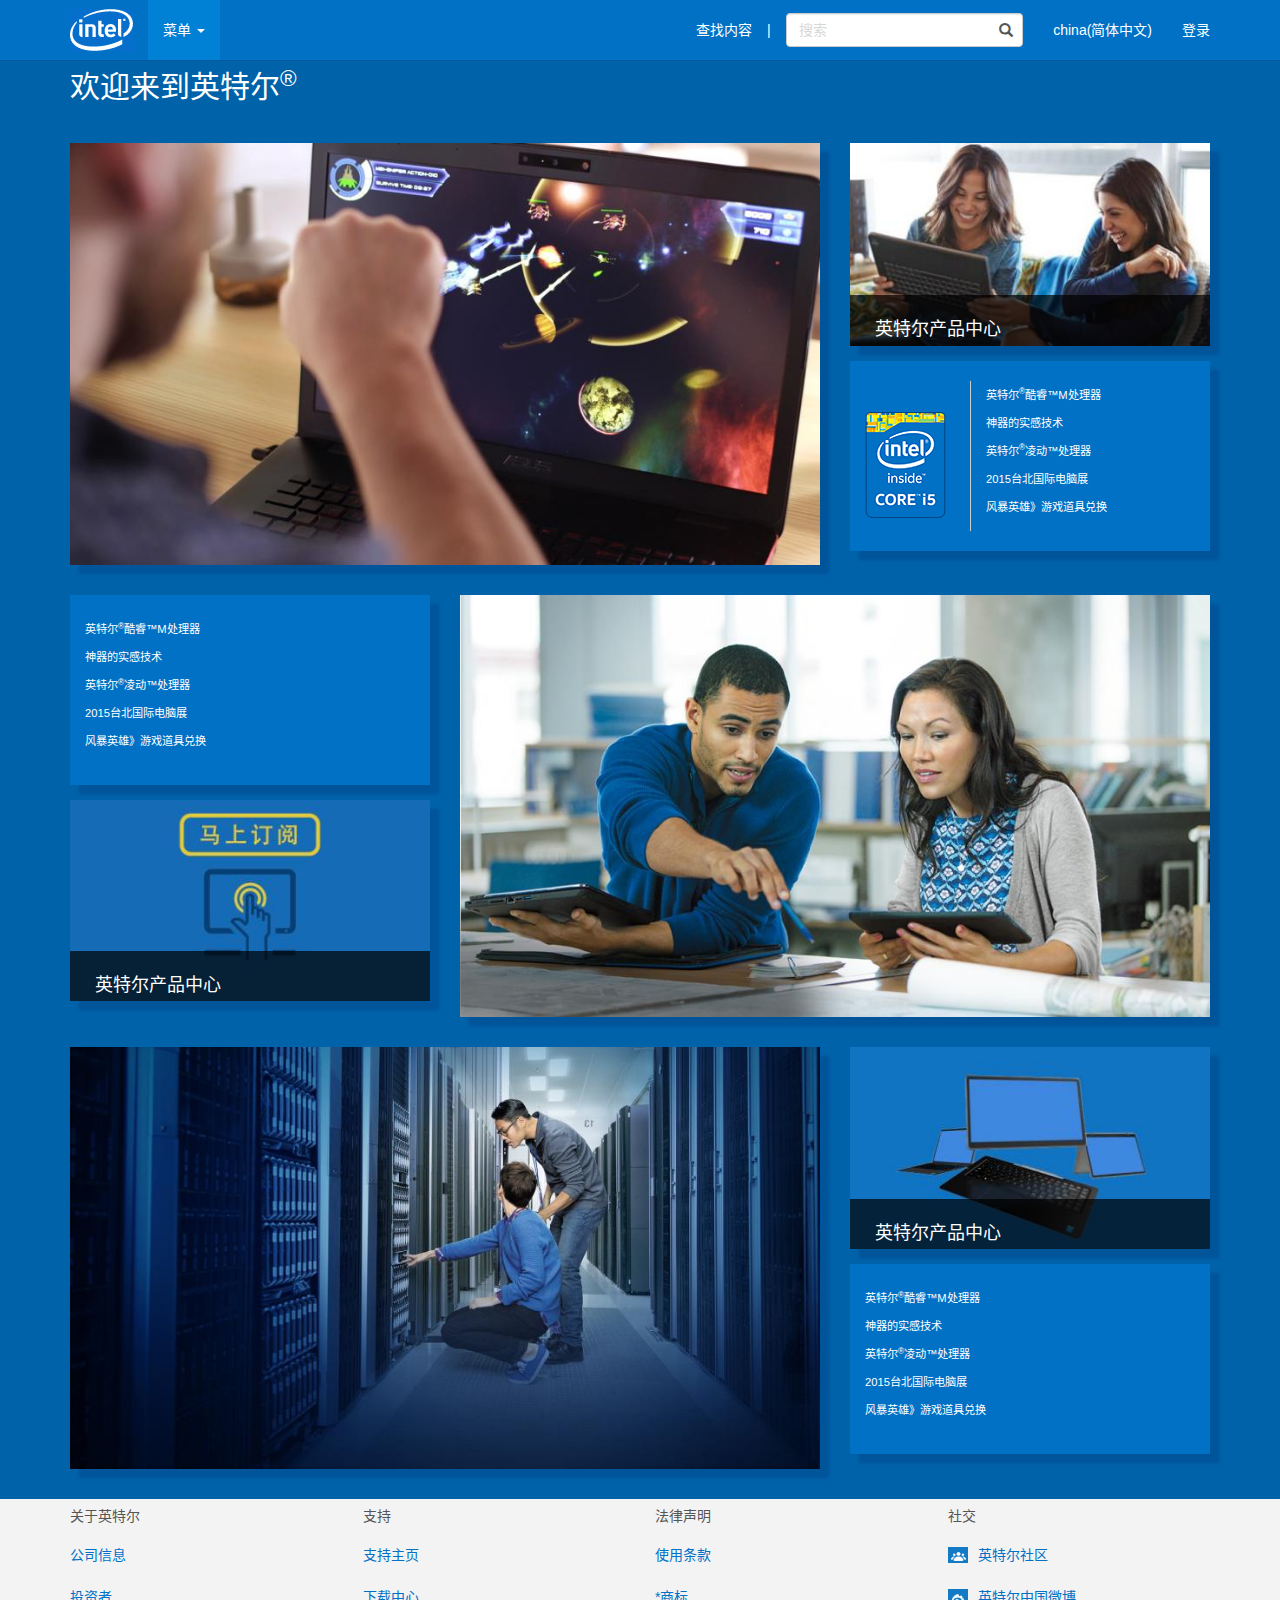
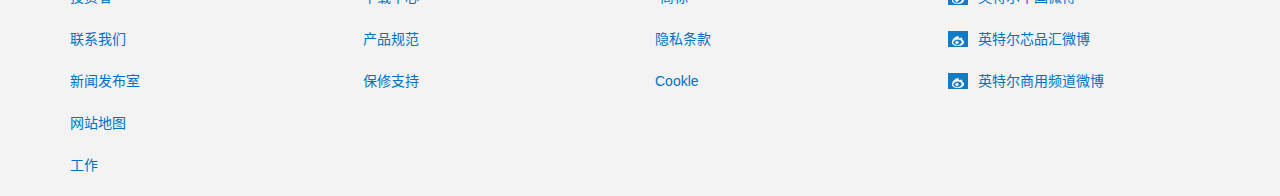
<file: static/Projects/intel/index.html>
<!DOCTYPE html>
<html lang="zh-cn">
<head>
    <meta charset="utf-8">
    <meta http-equiv="X-UA-Compatible" content="IE=edge">
    <meta name="viewport" content="width=device-width, initial-scale=1">
    <title>intel中国官网</title>
    <!--<link rel="icon" href="./img/favicon.ico"/>-->
    <link rel="icon" href="../../favicon.ico"/>
    <!-- Bootstrap -->
    <link href="css/intel.css" rel="stylesheet">
    <!--[if lt IE 9]>
    <script type="text/javascript" src="../../js/compatible/html5shiv.min.js"></script>
    <script type="text/javascript" src="../../js/compatible/respond.min.js"></script>
    <script type="text/javascript" src="../../js/compatible/DOMAssistantCompressed-2.7.4.js"></script>
    <script type="text/javascript" src="../../js/compatible/ie-css3.js"></script>
    <![endif]-->
    <style>
        div{
            /*border: 1px solid #aaa;*/
        }

        body{
            padding-top: 50px;
        }
    </style>
</head>
<body>
    <!--begin：导航条-->
    <nav class="navbar navbar-default navbar-fixed-top">
        <div class="container">
            <!--在手机中可以看到的导航条头部-->
            <div class="navbar-header">
                <a href="#" class="navbar-brand"><span class="logo"></span></a>
                <a href="#my-nb-collapse" data-toggle="collapse"
                        class="navbar-toggle">
                    <span class="icon-bar"></span>
                    <span class="icon-bar"></span>
                    <span class="icon-bar"></span>
                </a>
            </div>
            <!--导航条在手机中显示的折叠菜单-->
            <div id="my-nb-collapse" class="collapse navbar-collapse">
                <ul class="nav navbar-nav">
                    <li class="dropdown active">
                        <a href="#" data-toggle="dropdown">菜单 <span class="caret"></span></a>
                        <ul class="dropdown-menu">
                            <li><a href="#">英特尔产品</a></li>
                            <li class="divider"></li>
                            <li><a href="#">热门话题</a></li>
                            <li class="divider"></li>
                            <li><a href="#">用户</a></li>
                            <li class="divider"></li>
                            <li><a href="#">购买</a></li>
                            <li class="divider"></li>
                            <li><a href="#">产品支持</a></li>
                            <li class="divider"></li>
                            <li><a href="#">关于英特尔</a></li>
                        </ul>
                    </li>
                </ul>
                <ul class="nav navbar-nav navbar-right">
                    <li><a href="#" data-toggle="dropdown">china(简体中文)<span></span></a>
                        <ul class="dropdown-menu langu">
                            <li class="register-dropdown">
                                <a href="#">Englinsh(U.S.A)</a>
                            </li>
                        </ul>
                    </li>
                    <li class="logoIn"><a href="#" data-toggle="dropdown">登录</a>
                        <ul class="dropdown-menu register">
                            <!--<div class="register-dropdown">-->
                            <li class="register-dropdown">
                                    <h3>登录</h3>
                                    <p>您是否在英特尔工作？</p>
                                    <form>
                                        <div class="form-group">
                                            <input class="form-control" type="text" placeholder="用户名"/>
                                        </div>
                                        <div class="form-group">
                                            <input class="form-control"  type="text" placeholder="密码"/>
                                        </div>
                                        <div class="form-group">
                                            <p>您登录表明您同意我们的服务条款</p>
                                            <input type="submit" value="登录" class="btn btn-primary"/>
                                        </div>

                                    </form>
                            </li>
                        </ul>
                    </li>
                </ul>
                <form class="navbar-form navbar-right">
                    <div class="form-group has-feedback">
                        <label for="search" class="sr-only">搜索</label>
                        <input type="search" id="search" class="form-control" placeholder="搜索"/>
                        <span class="glyphicon glyphicon-search form-control-feedback"></span>
                    </div>
                </form>
                <span class="navbar-text navbar-right">|</span>
                <a href="#" class="navbar-link navbar-text navbar-right">查找内容</a>
            </div>
        </div>
    </nav>
    <!--end：导航条-->
    <!--begin：主体-->
    <section class="main">
        <div class="container">
            <div class="row">
                <div class="col-xs-12"><h2>欢迎来到英特尔<sup>®</sup></h2></div>
            </div>
            <div class="row">
                <div class="col-md-8 col-sm-12">
                    <div class="row">
                        <div class="col-xs-12">
                            <div class=" boxShadow">
                                <img src="img/intel.web.864.486.1.jpg" alt="1" class="img-responsive"/>
                            </div>
                        </div>
                    </div>
                </div>
                <div class="col-md-4 col-sm-12">
                    <div class="row">
                        <div class="col-md-12 col-xs-12 col-sm-6 marginBottom">
                            <div class=" boxShadow  togglePar">
                                <img class="img-responsive smimg" src="img/intel.web.368.207.1.jpg" alt="2"/>
                                <div class="toggltUp">
                                    <h4>英特尔产品中心</h4>
                                    <h5>英特尔全新的选型工具设置多种频道满足各类用户不同需求</h5>
                                    <h5><a href="#">了解更多</a></h5>
                                </div>
                            </div>
                        </div>
                        <div class="col-md-12  col-xs-12 col-sm-6 ">
                            <div class="row listText boxShadow">
                                <div class="col-xs-4">
                                    <img class="img-responsive imgCenter" src="img/intel.web.81.108.png" alt="2"/>
                                </div>
                                <div class="col-xs-8 borderLeft">
                                    <ul class="list-unstyled">
                                        <li><a href="#">英特尔<sup>®</sup>酷睿™M处理器</a></li>
                                        <li><a href="#">神器的实感技术</a></li>
                                        <li><a href="#">英特尔<sup>®</sup>凌动™处理器</a></li>
                                        <li><a href="#">2015台北国际电脑展</a></li>
                                        <li><a href="#">风暴英雄》游戏道具兑换</a></li>
                                    </ul>
                                </div>
                            </div>
                        </div>
                    </div>
                </div>
            </div>

            <div class="row">
                <div class="col-md-8 col-sm-12 col-md-push-4">
                    <div class="row">
                        <div class="col-xs-12">
                            <div class="boxShadow">
                                <img src="img/intel.web.864.486.2.jpg" alt="1" class="img-responsive "/>
                            </div>

                        </div>
                    </div>
                </div>
                <div class="col-md-4 col-sm-12 col-md-pull-8">
                    <div class="row">
                        <div class="col-md-12 col-xs-12 col-sm-6 marginBottom">
                           <div class="row listText boxShadow">
                               <div class="col-xs-12">
                                   <ul class="list-unstyled">
                                       <li><a href="#">英特尔<sup>®</sup>酷睿™M处理器</a></li>
                                       <li><a href="#">神器的实感技术</a></li>
                                       <li><a href="#">英特尔<sup>®</sup>凌动™处理器</a></li>
                                       <li><a href="#">2015台北国际电脑展</a></li>
                                       <li><a href="#">风暴英雄》游戏道具兑换</a></li>
                                   </ul>
                               </div>
                           </div>
                        </div>
                        <div class="col-md-12 col-xs-12 col-sm-6">
                            <div class="boxShadow togglePar">
                                <img class="img-responsive smimg" src="img/intel.web.368.207.2.jpg" alt="2"/>
                                <div class="toggltUp">
                                    <h4>英特尔产品中心</h4>
                                    <h5>英特尔全新的选型工具设置多种频道满足各类用户不同需求</h5>
                                    <h5><a href="#">了解更多</a></h5>
                                </div>
                            </div>

                        </div>
                    </div>
                </div>
            </div>

            <div class="row">
                <div class="col-md-8 col-sm-12">
                    <div class="row">
                        <div class="col-xs-12">
                            <div class="boxShadow">
                                <img src="img/intel.web.864.486.3.jpg" alt="1" class="img-responsive"/>
                            </div>
                        </div>
                    </div>
                </div>
                <div class="col-md-4 col-sm-12">
                    <div class="row">
                        <div class="col-md-12 col-xs-12 col-sm-6 marginBottom">
                            <div class="boxShadow togglePar">
                                <img class="img-responsive smimg " src="img/intel.web.368.207.3.jpg" alt="2"/>
                                <div class="toggltUp">
                                    <h4>英特尔产品中心</h4>
                                    <h5>英特尔全新的选型工具设置多种频道满足各类用户不同需求</h5>
                                    <h5><a href="#">了解更多</a></h5>
                                </div>
                            </div>
                        </div>
                        <div class="col-md-12  col-xs-12 col-sm-6 ">
                            <div class="row listText boxShadow">
                                <div class="col-xs-12">
                                    <ul class="list-unstyled ">
                                        <li><a href="#">英特尔<sup>®</sup>酷睿™M处理器</a></li>
                                        <li><a href="#">神器的实感技术</a></li>
                                        <li><a href="#">英特尔<sup>®</sup>凌动™处理器</a></li>
                                        <li><a href="#">2015台北国际电脑展</a></li>
                                        <li><a href="#">风暴英雄》游戏道具兑换</a></li>
                                    </ul>
                                </div>
                            </div>
                        </div>
                    </div>
                </div>
            </div>
        </div>
    </section>
    <!--end：主体-->
    <!--begin:页脚-->
    <footer class="footer">
        <div class="container">
            <div class="row">
                <div class="col-sm-6 col-xs-12">
                    <div class="row">
                        <div class="col-xs-6">
                            <h5>关于英特尔</h5>
                            <ul class="list-unstyled">
                                <li><a href="#">公司信息</a></li>
                                <li><a href="#">投资者</a></li>
                                <li><a href="#">联系我们</a></li>
                                <li><a href="#">新闻发布室</a></li>
                                <li><a href="#">网站地图</a></li>
                                <li><a href="#">工作</a></li>
                            </ul>
                        </div>
                        <div class="col-xs-6">
                            <h5>支持</h5>
                            <ul class="list-unstyled">
                                <li><a href="#">支持主页</a></li>
                                <li><a href="#">下载中心</a></li>
                                <li><a href="#">产品规范</a></li>
                                <li><a href="#">保修支持</a></li>
                            </ul>
                        </div>
                    </div>
                </div>
                <div class="col-sm-6 col-xs-12">
                    <div class="row">
                        <div class="col-xs-6">
                            <h5>法律声明</h5>
                            <ul class="list-unstyled">
                                <li><a href="#">使用条款</a></li>
                                <li><a href="#">*商标</a></li>
                                <li><a href="#">隐私条款</a></li>
                                <li><a href="#">Cookle</a></li>
                            </ul>
                        </div>
                        <div class="col-xs-6">
                            <h5>社交</h5>
                            <ul class="list-unstyled">
                                <li><a href="#" class="shequ">英特尔社区</a></li>
                                <li><a href="#" class="weibo">英特尔中国微博</a></li>
                                <li><a href="#" class="weibo">英特尔芯品汇微博</a></li>
                                <li><a href="#" class="weibo">英特尔商用频道微博</a></li>
                            </ul>
                        </div>
                    </div>
                </div>
            </div>
        </div>
    </footer>
    <!--end:页脚-->

    <!-- jQuery (necessary for Bootstrap's JavaScript plugins) -->
    <script src="js/jquery-1.11.3.js"></script>
    <!-- Include all compiled plugins (below), or include individual files as needed -->
    <script src="js/bootstrap.js"></script>
    <!--<script>-->
        <!--(function () {-->
            <!--var s = document.createElement("script");-->
            <!--s.onload = function () {-->
                <!--bootlint.showLintReportForCurrentDocument([]);-->
            <!--};-->
            <!--s.src = "js/bootlint.js";-->
            <!--document.body.appendChild(s)-->
        <!--})();-->
    <!--</script>-->
</body>
</html>
</file>
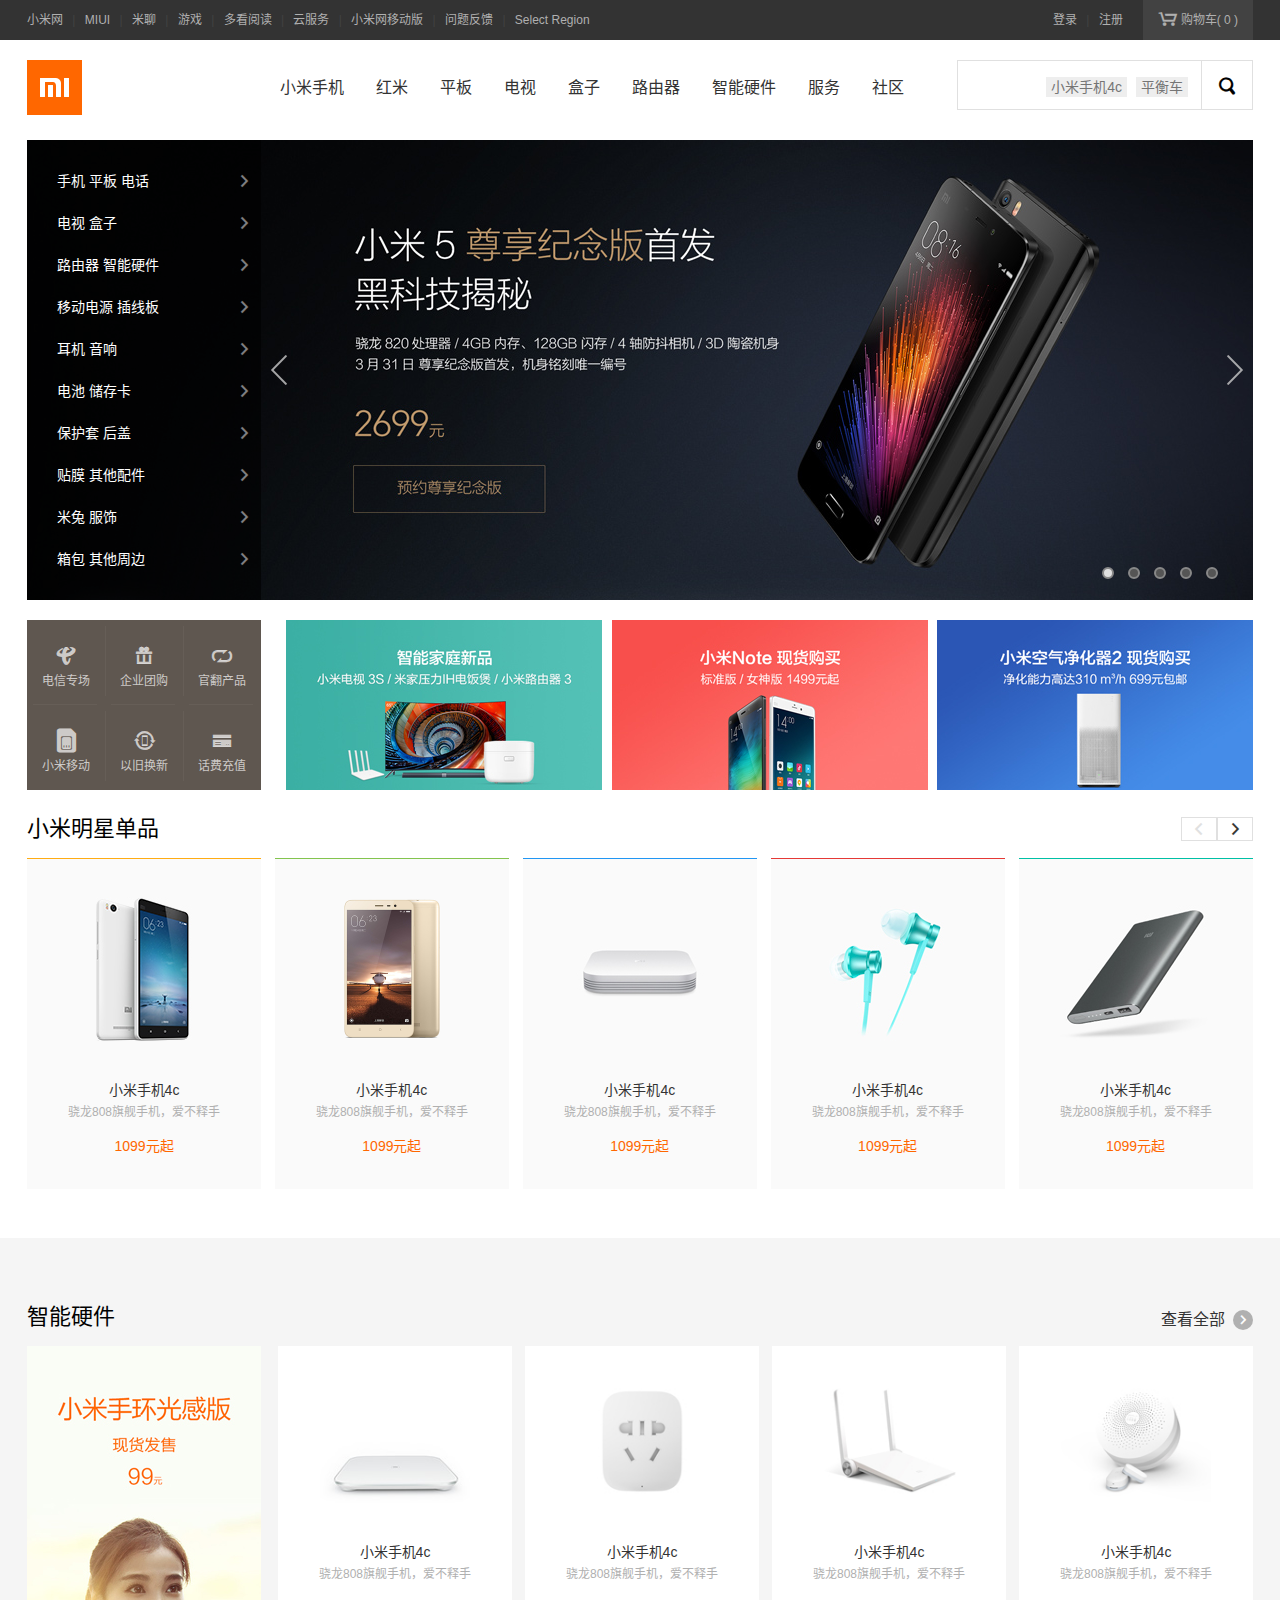
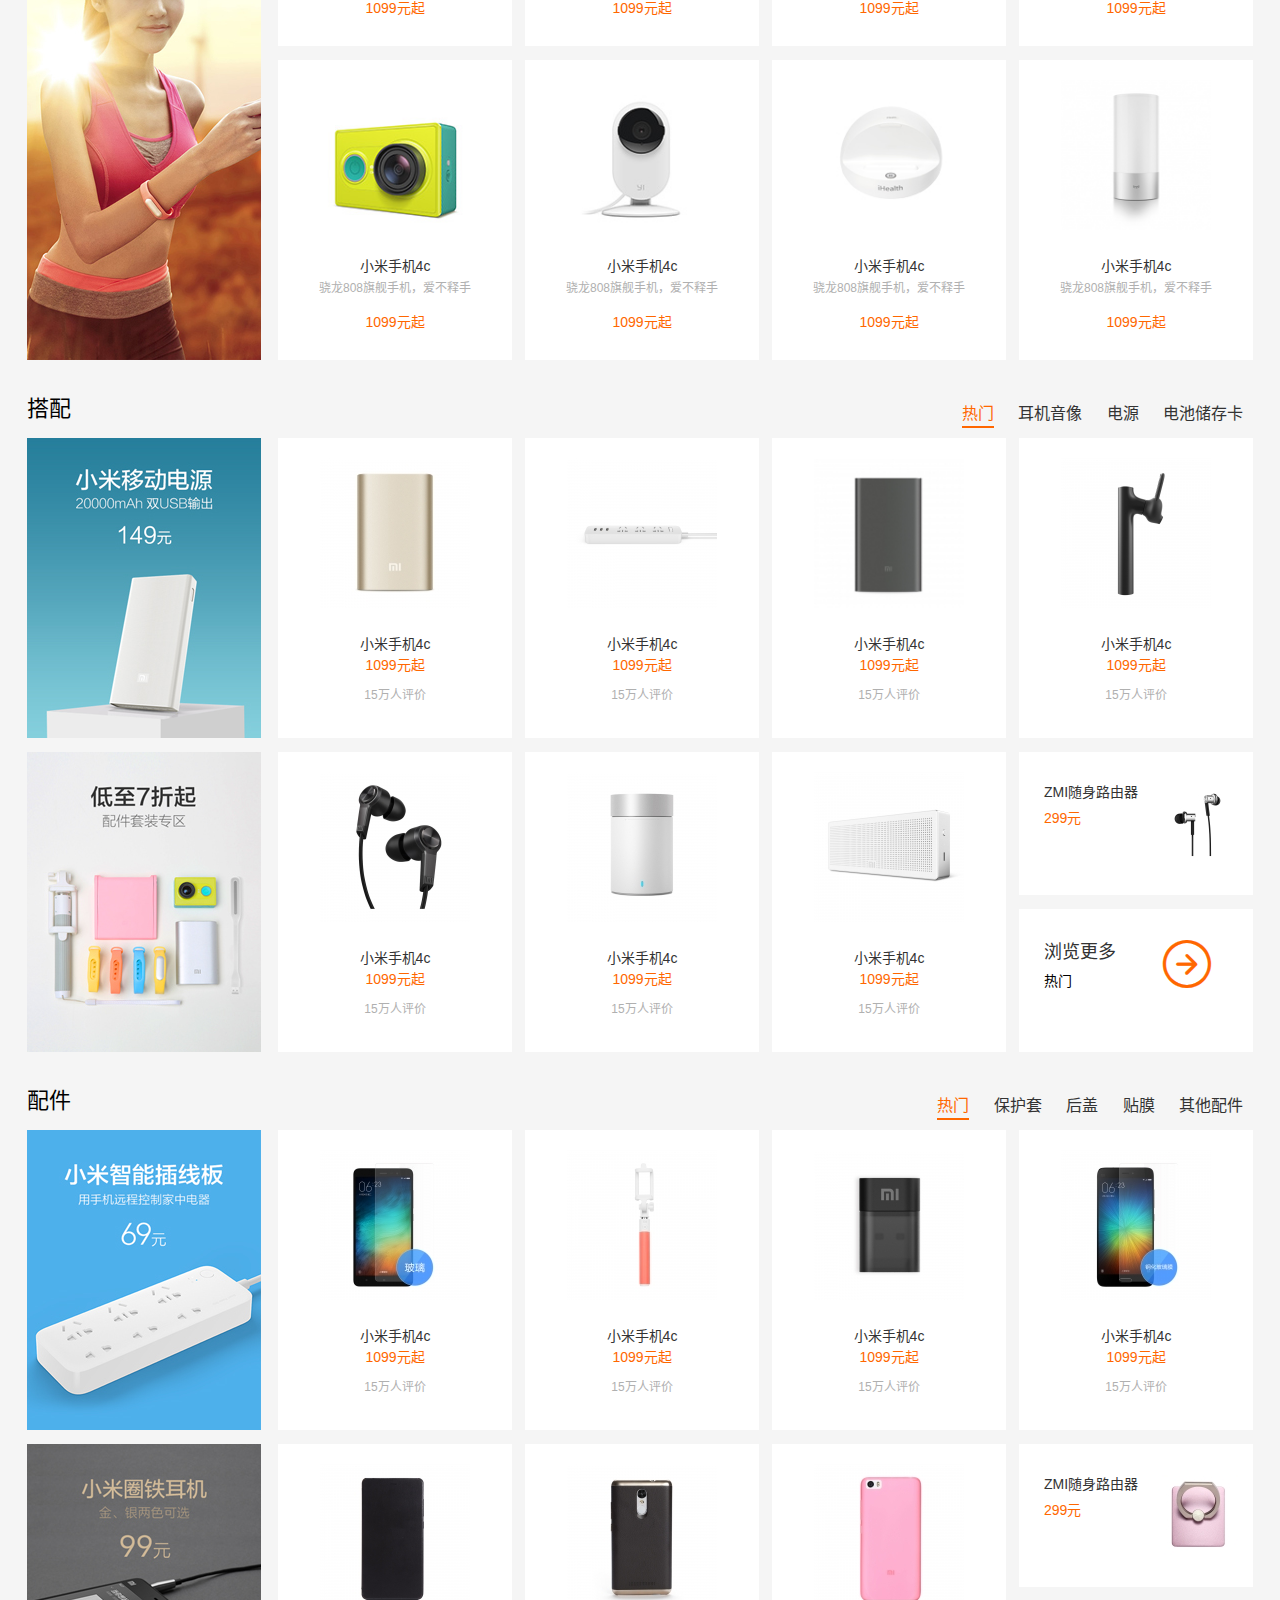
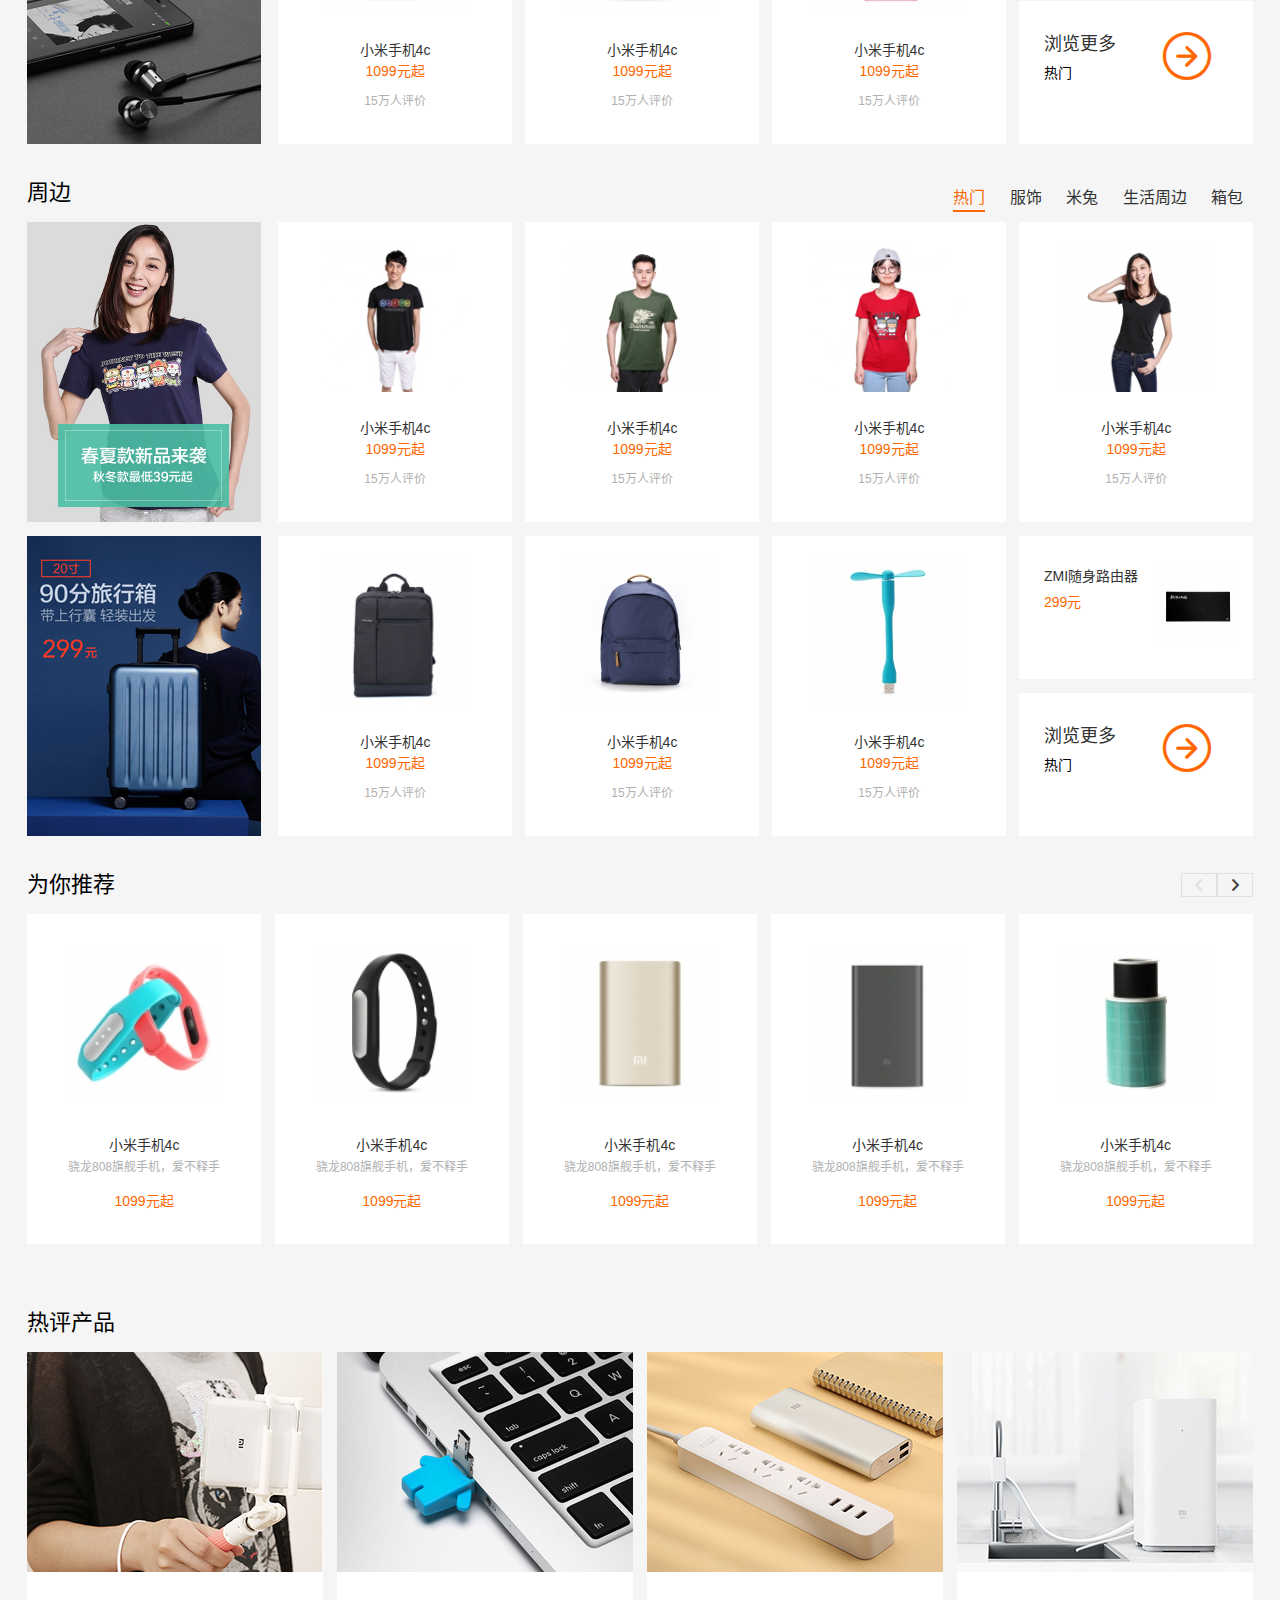
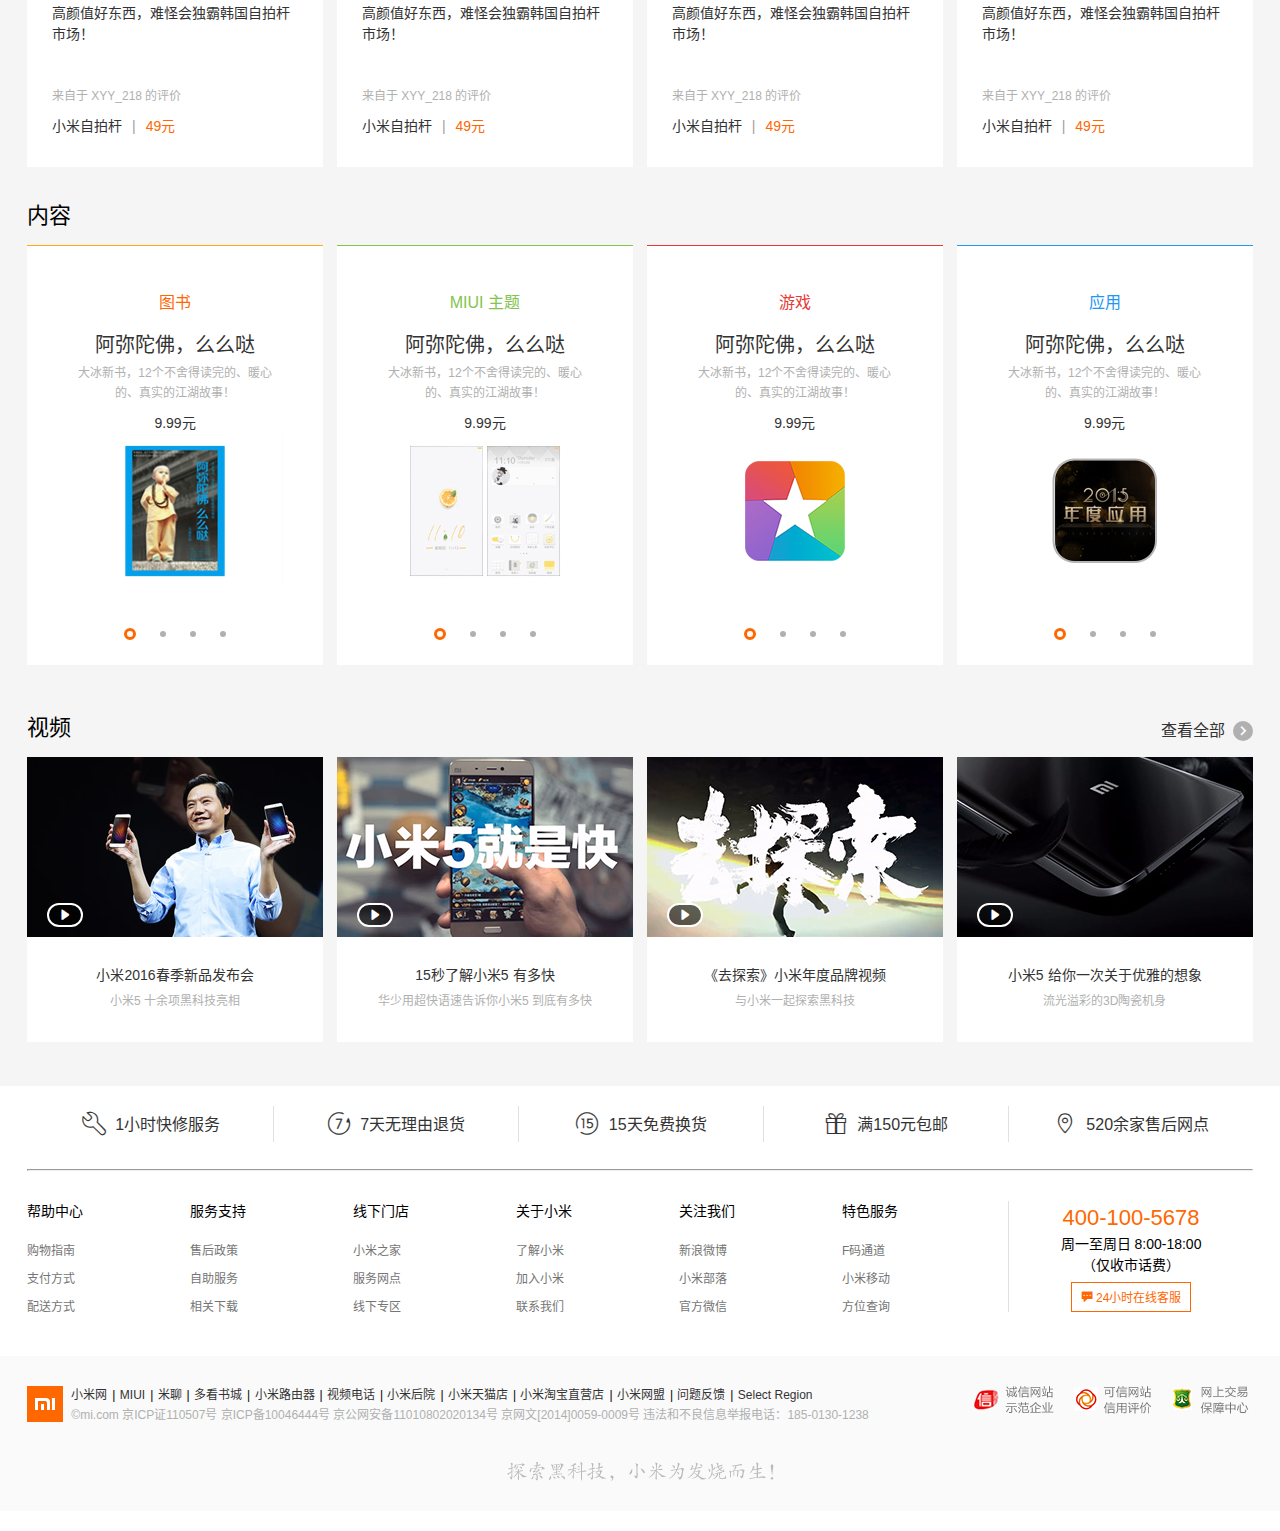
<file: static/Projects/mi/index.html>
<!DOCTYPE html>
<html lang="zh-cn">
<head>
    <meta charset="utf-8">
    <meta http-equiv="X-UA-Compatible" content="IE=edge,chrome=1"/>
    <meta name=”renderer” content=”webkit”/>
    <meta name="viewport" content="width=device-width">
    <title>小米官网——李留住仿制(本网页仅作学习使用，如有侵权请谅解)</title>
    <!--<link rel="icon" href="./img/favicon.ico"/>-->
    <link rel="icon" href="../../favicon.ico"/>
    <!-- Bootstrap -->
    <link href="./css/index.css" rel="stylesheet" type="text/css">
    <link href="./css/header.css" rel="stylesheet" type="text/css">
    <link href="./css/nav.css" rel="stylesheet" type="text/css">
    <link href="./css/section.css" rel="stylesheet" type="text/css">
    <link href="./css/modal.css" rel="stylesheet" type="text/css">
    <link href="./css/footer.css" rel="stylesheet" type="text/css">
    <link href="./css/end.css" rel="stylesheet" type="text/css">
    <!--[if lt IE 9]>
    <script  type="text/javascript" src="./js/compatible/html5shiv.min.js"></script>
    <script  type="text/javascript" src="./js/compatible/respond.min.js"></script>
    <script  type="text/javascript" src="./js/compatible/DOMAssistantCompressed-2.7.4.js"></script>
    <script  type="text/javascript" src="./js/compatible/ie-css3.js"></script>
    <![endif]-->
    <script type="application/javascript" src="./js/jquery.min-1.11.3.js"></script>
    <script type="application/javascript" src="./js/carousel.js"></script>
    <script type="application/javascript" src="./js/toggle.js"></script>
    <script type="application/javascript" src="./js/searchSelect.js"></script>
    <script type="application/javascript" src="./js/moreProduct.js"></script>
    <script type="application/javascript" src="./js/section.js"></script>
    <script type="application/javascript" src="./js/leftRight.js"></script>
    <script type="application/javascript" src="./js/modal.js"></script>
    <script type="text/javascript" src="./js/end.js"></script>
</head>
<body>
    <!--头部在导航栏-->
    <header class="top-nav">
        <div class="container">
            <div class="top-navs left">
                <p>
                    <a href="#">小米网</a>
                    <span class="sep">|</span>
                    <a href="#">MIUI</a>
                    <span class="sep">|</span>
                    <a href="#">米聊</a>
                    <span class="sep">|</span>
                    <a href="#">游戏</a>
                    <span class="sep">|</span>
                    <a href="#">多看阅读</a>
                    <span class="sep">|</span>
                    <a href="#">云服务</a>
                    <span class="sep">|</span>
                    <a href="#">小米网移动版</a>
                    <span class="sep">|</span>
                    <a href="#">问题反馈</a>
                    <span class="sep">|</span>
                    <a href="#">Select Region</a>
                </p>
            </div>
            <div class="right top-navs">
                <ul class="list-unstyled list-inline left">
                    <li>
                        <a href="#">登录</a>
                        <span class="sep">|</span>
                    </li>
                    <li> <a href="#">注册</a></li>
                </ul>
                <a href="#" class="shopCar right">
                    <i class="iconfont"></i>购物车<span id="carNum">( 0 )</span>
                </a>
            </div>
        </div>
    </header>
    <!--大导航栏-->
    <nav class="nav" id="nav">
        <div class="container">
            <div class="logo left">
                <a href="#" class="logoLink" title="小米官网">
                </a>
            </div>
            <div class="lists">
                <ul class="list-unstyled list-inline childYel">
                    <li class="blank">
                        <a href="javascript:void(0)">全部商品分类</a>
                        <div class="option">
                            <ul class="list-unstyled">
                                <li class=""><a href="#" class="bgtxtYel">手机 平板 电话<i class="iconfont"></i></a>
                                    <div class="moreProduct">
                                        <ol class="list-unstyled">
                                            <li><a href="#" class="hovYel"><img  src="img/mi5bar80.jpg" alt="小米手机5"/>小米手机5</a><a class="changeBuy transYel bgtxtYel" href="#">选购</a></li>
                                            <li><a href="#" class="hovYel"><img  src="img/mi5bar80.jpg" alt="小米手机5"/>小米手机5</a><a class="changeBuy transYel bgtxtYel" href="#">选购</a></li>
                                            <li><a href="#" class="hovYel"><img  src="img/mi5bar80.jpg" alt="小米手机5"/>小米手机5</a><a class="changeBuy transYel bgtxtYel" href="#">选购</a></li>
                                            <li><a href="#" class="hovYel"><img  src="img/mi5bar80.jpg" alt="小米手机5"/>小米手机5</a><a class="changeBuy transYel bgtxtYel" href="#">选购</a></li>
                                            <li><a href="#" class="hovYel"><img  src="img/mi5bar80.jpg" alt="小米手机5"/>小米手机5</a><a class="changeBuy transYel bgtxtYel" href="#">选购</a></li>
                                            <li><a href="#" class="hovYel"><img  src="img/mi5bar80.jpg" alt="小米手机5"/>小米手机5</a><a class="changeBuy transYel bgtxtYel" href="#">选购</a></li>
                                        </ol>
                                        <ol class="list-unstyled">
                                            <li><a href="#" class="hovYel"><img  src="img/mi5bar80.jpg" alt="小米手机5"/>小米手机5</a><a class="changeBuy transYel bgtxtYel" href="#">选购</a></li>
                                            <li><a href="#" class="hovYel"><img  src="img/mi5bar80.jpg" alt="小米手机5"/>小米手机5</a><a class="changeBuy transYel bgtxtYel" href="#">选购</a></li>
                                            <li><a href="#" class="hovYel"><img  src="img/mi5bar80.jpg" alt="小米手机5"/>小米手机5</a><a class="changeBuy transYel bgtxtYel" href="#">选购</a></li>
                                            <li><a href="#" class="hovYel"><img  src="img/mi5bar80.jpg" alt="小米手机5"/>小米手机5</a><a class="changeBuy transYel bgtxtYel" href="#">选购</a></li>
                                            <li><a href="#" class="hovYel"><img  src="img/mi5bar80.jpg" alt="小米手机5"/>小米手机5</a><a class="changeBuy transYel bgtxtYel" href="#">选购</a></li>
                                            <li><a href="#" class="hovYel"><img  src="img/mi5bar80.jpg" alt="小米手机5"/>小米手机5</a><a class="changeBuy transYel bgtxtYel" href="#">选购</a></li>
                                        </ol>
                                        <ol class="list-unstyled">
                                            <li><a href="#" class="hovYel"><img  src="img/mi5bar80.jpg" alt="小米手机5"/>小米手机5</a></li>
                                            <li><a href="#" class="hovYel"><img  src="img/mi5bar80.jpg" alt="小米手机5"/>小米手机5</a></li>
                                            <li><a href="#" class="hovYel"><img  src="img/mi5bar80.jpg" alt="小米手机5"/>小米手机5</a></li>
                                        </ol>
                                    </div>
                                </li>
                                <li ><a href="#" class="bgtxtYel">电视 盒子<i class="iconfont"></i></a>
                                    <div class="moreProduct ">
                                        <ol class="list-unstyled">
                                            <li><a href="#" class="hovYel"><img  src="img/mi5bar80.jpg" alt="小米手机5"/>小米手机5</a></li>
                                            <li><a href="#" class="hovYel"><img  src="img/mi5bar80.jpg" alt="小米手机5"/>小米手机5</a></li>
                                            <li><a href="#" class="hovYel"><img  src="img/mi5bar80.jpg" alt="小米手机5"/>小米手机5</a></li>
                                            <li><a href="#" class="hovYel"><img  src="img/mi5bar80.jpg" alt="小米手机5"/>小米手机5</a></li>
                                            <li><a href="#" class="hovYel"><img  src="img/mi5bar80.jpg" alt="小米手机5"/>小米手机5</a></li>
                                            <li><a href="#" class="hovYel"><img  src="img/mi5bar80.jpg" alt="小米手机5"/>小米手机5</a></li>
                                        </ol>
                                        <ol class="list-unstyled">
                                            <li><a href="#" class="hovYel"><img  src="img/mi5bar80.jpg" alt="小米手机5"/>小米手机5</a></li>
                                            <li><a href="#" class="hovYel"><img  src="img/mi5bar80.jpg" alt="小米手机5"/>小米手机5</a></li>
                                            <li><a href="#" class="hovYel"><img  src="img/mi5bar80.jpg" alt="小米手机5"/>小米手机5</a></li>
                                            <li><a href="#" class="hovYel"><img  src="img/mi5bar80.jpg" alt="小米手机5"/>小米手机5</a></li>
                                            <li><a href="#" class="hovYel"><img  src="img/mi5bar80.jpg" alt="小米手机5"/>小米手机5</a></li>
                                            <li><a href="#" class="hovYel"><img  src="img/mi5bar80.jpg" alt="小米手机5"/>小米手机5</a></li>
                                        </ol>
                                        <ol class="list-unstyled">
                                            <li><a href="#" class="hovYel"><img  src="img/mi5bar80.jpg" alt="小米手机5"/>小米手机5</a></li>
                                            <li><a href="#" class="hovYel"><img  src="img/mi5bar80.jpg" alt="小米手机5"/>小米手机5</a></li>
                                        </ol>
                                    </div>
                                </li>
                                <li ><a href="#" class="bgtxtYel">路由器 智能硬件<i class="iconfont"></i></a>
                                    <div class="moreProduct">
                                        <ol class="list-unstyled">
                                            <li><a href="#" class="hovYel"><img  src="img/mi5bar80.jpg" alt="小米手机5"/>小米手机5</a></li>
                                            <li><a href="#" class="hovYel"><img  src="img/mi5bar80.jpg" alt="小米手机5"/>小米手机5</a></li>
                                            <li><a href="#" class="hovYel"><img  src="img/mi5bar80.jpg" alt="小米手机5"/>小米手机5</a></li>
                                            <li><a href="#" class="hovYel"><img  src="img/mi5bar80.jpg" alt="小米手机5"/>小米手机5</a></li>
                                            <li><a href="#" class="hovYel"><img  src="img/mi5bar80.jpg" alt="小米手机5"/>小米手机5</a></li>
                                            <li><a href="#" class="hovYel"><img  src="img/mi5bar80.jpg" alt="小米手机5"/>小米手机5</a></li>
                                        </ol>
                                        <ol class="list-unstyled">
                                            <li><a href="#" class="hovYel"><img  src="img/mi5bar80.jpg" alt="小米手机5"/>小米手机5</a></li>
                                            <li><a href="#" class="hovYel"><img  src="img/mi5bar80.jpg" alt="小米手机5"/>小米手机5</a></li>
                                            <li><a href="#" class="hovYel"><img  src="img/mi5bar80.jpg" alt="小米手机5"/>小米手机5</a></li>
                                            <li><a href="#" class="hovYel"><img  src="img/mi5bar80.jpg" alt="小米手机5"/>小米手机5</a></li>
                                            <li><a href="#" class="hovYel"><img  src="img/mi5bar80.jpg" alt="小米手机5"/>小米手机5</a></li>
                                            <li><a href="#" class="hovYel"><img  src="img/mi5bar80.jpg" alt="小米手机5"/>小米手机5</a></li>
                                        </ol>
                                        <ol class="list-unstyled">
                                            <li><a href="#" class="hovYel"><img  src="img/mi5bar80.jpg" alt="小米手机5"/>小米手机5</a></li>
                                            <li><a href="#" class="hovYel"><img  src="img/mi5bar80.jpg" alt="小米手机5"/>小米手机5</a></li>
                                            <li><a href="#" class="hovYel"><img  src="img/mi5bar80.jpg" alt="小米手机5"/>小米手机5</a></li>
                                            <li><a href="#" class="hovYel"><img  src="img/mi5bar80.jpg" alt="小米手机5"/>小米手机5</a></li>
                                            <li><a href="#" class="hovYel"><img  src="img/mi5bar80.jpg" alt="小米手机5"/>小米手机5</a></li>
                                            <li><a href="#" class="hovYel"><img  src="img/mi5bar80.jpg" alt="小米手机5"/>小米手机5</a></li>
                                        </ol>
                                    </div>
                                </li>
                                <li ><a href="#" class="bgtxtYel">移动电源 插线板<i class="iconfont"></i></a>
                                    <div class="moreProduct">   <!--visibole-->
                                        <ol class="list-unstyled">
                                            <li><a href="#" class="hovYel"><img  src="img/mi5bar80.jpg" alt="小米手机5"/>小米手机5</a></li>
                                            <li><a href="#" class="hovYel"><img  src="img/mi5bar80.jpg" alt="小米手机5"/>小米手机5</a></li>
                                            <li><a href="#" class="hovYel"><img  src="img/mi5bar80.jpg" alt="小米手机5"/>小米手机5</a></li>
                                            <li><a href="#" class="hovYel"><img  src="img/mi5bar80.jpg" alt="小米手机5"/>小米手机5</a></li>
                                        </ol>
                                    </div>
                                </li>
                                <li ><a href="#" class="bgtxtYel">耳机 音响<i class="iconfont"></i></a>
                                    <div class="moreProduct">
                                        <ol class="list-unstyled">
                                            <li><a href="#" class="hovYel"><img  src="img/mi5bar80.jpg" alt="小米手机5"/>小米手机5</a></li>
                                            <li><a href="#" class="hovYel"><img  src="img/mi5bar80.jpg" alt="小米手机5"/>小米手机5</a></li>
                                            <li><a href="#" class="hovYel"><img  src="img/mi5bar80.jpg" alt="小米手机5"/>小米手机5</a></li>
                                            <li><a href="#" class="hovYel"><img  src="img/mi5bar80.jpg" alt="小米手机5"/>小米手机5</a></li>
                                            <li><a href="#" class="hovYel"><img  src="img/mi5bar80.jpg" alt="小米手机5"/>小米手机5</a></li>
                                            <li><a href="#" class="hovYel"><img  src="img/mi5bar80.jpg" alt="小米手机5"/>小米手机5</a></li>
                                        </ol>
                                        <ol class="list-unstyled">
                                            <li><a href="#" class="hovYel"><img  src="img/mi5bar80.jpg" alt="小米手机5"/>小米手机5</a></li>
                                            <li><a href="#" class="hovYel"><img  src="img/mi5bar80.jpg" alt="小米手机5"/>小米手机5</a></li>
                                            <li><a href="#" class="hovYel"><img  src="img/mi5bar80.jpg" alt="小米手机5"/>小米手机5</a></li>
                                            <li><a href="#" class="hovYel"><img  src="img/mi5bar80.jpg" alt="小米手机5"/>小米手机5</a></li>
                                            <li><a href="#" class="hovYel"><img  src="img/mi5bar80.jpg" alt="小米手机5"/>小米手机5</a></li>
                                        </ol>
                                    </div>
                                </li>
                                <li ><a href="#" class="bgtxtYel">电池 储存卡<i class="iconfont"></i></a>
                                    <div class="moreProduct">
                                        <ol class="list-unstyled">
                                            <li><a href="#" class="hovYel"><img  src="img/mi5bar80.jpg" alt="小米手机5"/>小米手机5</a></li>
                                            <li><a href="#" class="hovYel"><img  src="img/mi5bar80.jpg" alt="小米手机5"/>小米手机5</a></li>
                                            <li><a href="#" class="hovYel"><img  src="img/mi5bar80.jpg" alt="小米手机5"/>小米手机5</a></li>
                                            <li><a href="#" class="hovYel"><img  src="img/mi5bar80.jpg" alt="小米手机5"/>小米手机5</a></li>
                                            <li><a href="#" class="hovYel"><img  src="img/mi5bar80.jpg" alt="小米手机5"/>小米手机5</a></li>
                                            <li><a href="#" class="hovYel"><img  src="img/mi5bar80.jpg" alt="小米手机5"/>小米手机5</a></li>
                                        </ol>
                                    </div>
                                </li>
                                <li ><a href="#" class="bgtxtYel">保护套 后盖<i class="iconfont"></i></a>
                                    <div class="moreProduct">
                                        <ol class="list-unstyled">
                                            <li><a href="#" class="hovYel"><img  src="img/mi5bar80.jpg" alt="小米手机5"/>小米手机5</a></li>
                                            <li><a href="#" class="hovYel"><img  src="img/mi5bar80.jpg" alt="小米手机5"/>小米手机5</a></li>
                                            <li><a href="#" class="hovYel"><img  src="img/mi5bar80.jpg" alt="小米手机5"/>小米手机5</a></li>
                                            <li><a href="#" class="hovYel"><img  src="img/mi5bar80.jpg" alt="小米手机5"/>小米手机5</a></li>
                                            <li><a href="#" class="hovYel"><img  src="img/mi5bar80.jpg" alt="小米手机5"/>小米手机5</a></li>
                                            <li><a href="#" class="hovYel"><img  src="img/mi5bar80.jpg" alt="小米手机5"/>小米手机5</a></li>
                                        </ol>
                                    </div>
                                </li>
                                <li ><a href="#" class="bgtxtYel">贴膜 其他配件<i class="iconfont"></i></a>
                                    <div class="moreProduct">
                                        <ol class="list-unstyled">
                                            <li><a href="#" class="hovYel"><img  src="img/mi5bar80.jpg" alt="小米手机5"/>小米手机5</a></li>
                                            <li><a href="#" class="hovYel"><img  src="img/mi5bar80.jpg" alt="小米手机5"/>小米手机5</a></li>
                                            <li><a href="#" class="hovYel"><img  src="img/mi5bar80.jpg" alt="小米手机5"/>小米手机5</a></li>
                                            <li><a href="#" class="hovYel"><img  src="img/mi5bar80.jpg" alt="小米手机5"/>小米手机5</a></li>
                                            <li><a href="#" class="hovYel"><img  src="img/mi5bar80.jpg" alt="小米手机5"/>小米手机5</a></li>
                                            <li><a href="#" class="hovYel"><img  src="img/mi5bar80.jpg" alt="小米手机5"/>小米手机5</a></li>
                                        </ol>
                                    </div>
                                </li>
                                <li ><a href="#" class="bgtxtYel">米兔 服饰<i class="iconfont"></i></a>
                                    <div class="moreProduct">
                                        <ol class="list-unstyled">
                                            <li><a href="#" class="hovYel"><img  src="img/mi5bar80.jpg" alt="小米手机5"/>小米手机5</a></li>
                                            <li><a href="#" class="hovYel"><img  src="img/mi5bar80.jpg" alt="小米手机5"/>小米手机5</a></li>
                                        </ol>
                                    </div>
                                </li>
                                <li ><a href="#" class="bgtxtYel">箱包 其他周边<i class="iconfont"></i></a>
                                    <div class="moreProduct">
                                        <ol class="list-unstyled">
                                            <li><a href="#" class="hovYel"><img  src="img/mi5bar80.jpg" alt="小米手机5"/>小米手机5</a></li>
                                            <li><a href="#" class="hovYel"><img  src="img/mi5bar80.jpg" alt="小米手机5"/>小米手机5</a></li>
                                            <li><a href="#" class="hovYel"><img  src="img/mi5bar80.jpg" alt="小米手机5"/>小米手机5</a></li>
                                            <li><a href="#" class="hovYel"><img  src="img/mi5bar80.jpg" alt="小米手机5"/>小米手机5</a></li>
                                            <li><a href="#" class="hovYel"><img  src="img/mi5bar80.jpg" alt="小米手机5"/>小米手机5</a></li>
                                        </ol>
                                    </div>
                                </li>
                            </ul>
                        </div>
                    </li>
                    <li class="productClass">
                        <a href="#">小米手机</a>
                        <ul class="product-box list-unstyled list-inline">
                            <li>
                                <div>
                                    <a href="#">
                                        <img src="img/mi5!160x110.jpg" alt="小米手机5"/>
                                    </a>
                                </div>
                                <a href="#" class="">小米手机5</a>
                                <p class="txtYel">1999起</p>
                            </li>
                            <li>
                                <div>
                                    <a href="#">
                                        <img src="img/mi4s!160x110.jpg" alt="小米手机5"/>
                                    </a>
                                </div>
                                <a href="#" class="">小米手机5</a>
                                <p class="txtYel">1999起</p>
                            </li>
                            <li>
                                <div>
                                    <a href="#">
                                        <img src="img/mi4c!160x110.jpg" alt="小米手机5"/>
                                    </a>
                                </div>
                                <a href="#" class="">小米手机5</a>
                                <p class="txtYel">1999起</p>
                            </li>
                            <li>
                                <div>
                                    <a href="#">
                                        <img src="img/mi4!160x110.jpg" alt="小米手机5"/>
                                    </a>
                                </div>
                                <a href="#" class="">小米手机5</a>
                                <p class="txtYel">1999起</p>
                            </li>
                            <li>
                                <div>
                                    <a href="#">
                                        <img src="img/minote!160x110.jpg" alt="小米手机5"/>
                                    </a>
                                </div>
                                <a href="#" class="">小米手机5</a>
                                <p class="txtYel">1999起</p>
                            </li>
                        </ul>
                    </li><li class="productClass">
                        <a href="#">红米</a>
                        <ul class="product-box list-unstyled list-inline">
                            <li>
                                <div>
                                    <a href="#">
                                        <img src="img/note3!160x110.jpg" alt="小米手机5"/>
                                    </a>
                                </div>
                                <a href="#" class="">红米手机5</a>
                                <p class="txtYel">1999起</p>
                            </li>
                            <li>
                                <div>
                                    <a href="#">
                                        <img src="img/hongmi3!160x110.jpg" alt="小米手机5"/>
                                    </a>
                                </div>
                                <a href="#" class="">小米手机5</a>
                                <p class="txtYel">1999起</p>
                            </li>
                            <li>
                                <div>
                                    <a href="#">
                                        <img src="img/note!160x110.jpg" alt="小米手机5"/>
                                    </a>
                                </div>
                                <a href="#" class="">小米手机5</a>
                                <p class="txtYel">1999起</p>
                            </li>
                            <li>
                                <div>
                                    <a href="#">
                                        <img src="img/hongmi2a!160x110.jpg" alt="小米手机5"/>
                                    </a>
                                </div>
                                <a href="#" class="">小米手机5</a>
                                <p class="txtYel">1999起</p>
                            </li>
                        </ul>
                    </li><li class="productClass">
                        <a href="#">平板</a>
                        <ul class="product-box list-unstyled list-inline">
                            <li>
                                <div>
                                    <a href="#">
                                        <img src="img/mipad2-16!160x110.jpg" alt="小米手机5"/>
                                    </a>
                                </div>
                                <a href="#" class="">平板5</a>
                                <p class="txtYel">1999起</p>
                            </li>
                            <li>
                                <div>
                                    <a href="#">
                                        <img src="img/mipad2-64!160x110.jpg" alt="小米手机5"/>
                                    </a>
                                </div>
                                <a href="#" class="">小米手机5</a>
                                <p class="txtYel">1999起</p>
                            </li>
                            <li>
                                <div>
                                    <a href="#">
                                        <img src="img/mipad2-64-win!160x110.jpg" alt="小米手机5"/>
                                    </a>
                                </div>
                                <a href="#" class="">小米手机5</a>
                                <p class="txtYel">1999起</p>
                            </li>
                        </ul>
                    </li><li class="productClass">
                        <a href="#">电视</a>
                        <ul class="product-box list-unstyled list-inline">
                            <li>
                                <div>
                                    <a href="#">
                                        <img src="img/mitv3s-43!160x110.jpg" alt="小米手机5"/>
                                    </a>
                                </div>
                                <a href="#" class="">小米手机5</a>
                                <p class="txtYel">1999起</p>
                            </li>
                            <li>
                                <div>
                                    <a href="#">
                                        <img src="img/mitv3s48!160x110.jpg" alt="小米手机5"/>
                                    </a>
                                </div>
                                <a href="#" class="">小米手机5</a>
                                <p class="txtYel">1999起</p>
                            </li>
                            <li>
                                <div>
                                    <a href="#">
                                        <img src="img/mitv355!160x110.jpg" alt="小米手机5"/>
                                    </a>
                                </div>
                                <a href="#" class="">小米手机5</a>
                                <p class="txtYel">1999起</p>
                            </li>
                            <li>
                                <div>
                                    <a href="#">
                                        <img src="img/mitv3-60!160x110.jpg" alt="小米手机5"/>
                                    </a>
                                </div>
                                <a href="#" class="">小米手机5</a>
                                <p class="txtYel">1999起</p>
                            </li>
                            <li>
                                <div>
                                    <a href="#">
                                        <img src="img/mitv3s-65!160x110.jpg" alt="小米手机5"/>
                                    </a>
                                </div>
                                <a href="#" class="">小米手机5</a>
                                <p class="txtYel">1999起</p>
                            </li>
                            <li>
                                <div>
                                    <a href="#">
                                        <img src="img/mitv70!160x110.jpg" alt="小米手机5"/>
                                    </a>
                                </div>
                                <a href="#" class="">小米手机5</a>
                                <p class="txtYel">1999起</p>
                            </li>
                        </ul>
                    </li><li class="productClass">
                        <a href="#">盒子</a>
                        <ul class="product-box list-unstyled list-inline">
                            <li>
                                <div>
                                    <a href="#">
                                        <img src="img/hezimini.png" alt="小米手机5"/>
                                    </a>
                                </div>
                                <a href="#" class="">小米手机5</a>
                                <p class="txtYel">1999起</p>
                            </li>
                            <li>
                                <div>
                                    <a href="#">
                                        <img src="img/hezi3.png" alt="小米手机5"/>
                                    </a>
                                </div>
                                <a href="#" class="">小米手机5</a>
                                <p class="txtYel">1999起</p>
                            </li>
                            <li>
                                <div>
                                    <a href="#">
                                        <img src="img/hezi3s!160x110.jpg" alt="小米手机5"/>
                                    </a>
                                </div>
                                <a href="#" class="">小米手机5</a>
                                <p class="txtYel">1999起</p>
                            </li>
                        </ul>
                    </li><li class="productClass">
                        <a href="#">路由器</a>
                        <ul class="product-box list-unstyled list-inline">
                            <li>
                                <div>
                                    <a href="#">
                                        <img src="img/miwifi!160x110.jpg" alt="小米手机5"/>
                                    </a>
                                </div>
                                <a href="#" class="">小米手机5</a>
                                <p class="txtYel">1999起</p>
                            </li>
                            <li>
                                <div>
                                    <a href="#">
                                        <img src="img/miwifi-3!160x110.jpg" alt="小米手机5"/>
                                    </a>
                                </div>
                                <a href="#" class="">小米手机5</a>
                                <p class="txtYel">1999起</p>
                            </li>
                            <li>
                                <div>
                                    <a href="#">
                                        <img src="img/miwifimini!160x110.jpg" alt="小米手机5"/>
                                    </a>
                                </div>
                                <a href="#" class="">小米手机5</a>
                                <p class="txtYel">1999起</p>
                            </li>
                            <li>
                                <div>
                                    <a href="#">
                                        <img src="img/miwifilite!160x110.jpg" alt="小米手机5"/>
                                    </a>
                                </div>
                                <a href="#" class="">小米手机5</a>
                                <p class="txtYel">1999起</p>
                            </li>
                            <li>
                                <div>
                                    <a href="#">
                                        <img src="img/wifiExtension!160x110.jpg" alt="小米手机5"/>
                                    </a>
                                </div>
                                <a href="#" class="">小米手机5</a>
                                <p class="txtYel">1999起</p>
                            </li>
                        </ul>
                    </li><li class="productClass">
                        <a href="#">智能硬件</a>
                        <ul class="product-box list-unstyled list-inline">
                            <li>
                                <div>
                                    <a href="#">
                                        <img src="img/dianfanbao!160x110.jpg" alt="小米手机5"/>
                                    </a>
                                </div>
                                <a href="#" class="">小米手机5</a>
                                <p class="txtYel">1999起</p>
                            </li>
                            <li>
                                <div>
                                    <a href="#">
                                        <img src="img/scooter!160x110.jpg" alt="小米手机5"/>
                                    </a>
                                </div>
                                <a href="#" class="">小米手机5</a>
                                <p class="txtYel">1999起</p>
                            </li>
                            <li>
                                <div>
                                    <a href="#">
                                        <img src="img/air2!160x110.jpg" alt="小米手机5"/>
                                    </a>
                                </div>
                                <a href="#" class="">小米手机5</a>
                                <p class="txtYel">1999起</p>
                            </li>
                            <li>
                                <div>
                                    <a href="#">
                                        <img src="img/scale!160x110.jpg" alt="小米手机5"/>
                                    </a>
                                </div>
                                <a href="#" class="">小米手机5</a>
                                <p class="txtYel">1999起</p>
                            </li>
                            <li>
                                <div>
                                    <a href="#">
                                        <img src="img/xiaoyi!160x110.jpg" alt="小米手机5"/>
                                    </a>
                                </div>
                                <a href="#" class="">小米手机5</a>
                                <p class="txtYel">1999起</p>
                            </li>
                            <li>
                                <div>
                                    <a href="#">
                                        <img src="img/smart!160x110.jpg" alt="小米手机5"/>
                                    </a>
                                </div>
                                <a href="#" class="">小米手机5</a>
                                <p class="txtYel">1999起</p>
                            </li>
                        </ul>
                    </li><li class="productClass">
                        <a href="#">服务</a>
                        <ul></ul>
                    </li><li class="productClass">
                        <a href="#">社区</a>
                        <ul></ul>
                    </li>
                </ul>
            </div>
            <div class="search-box right">
                <form>
                    <input type="text" class="inputKey"/>
                    <input type="submit" class="search-btn iconfont transYel bgtxtYel" value="">
                    <div class="hotSearch">
                        <a href="#" class="transYel bgtxtYel">小米手机4c</a>
                        <a href="#" class="transYel bgtxtYel">平衡车</a>
                    </div>
                    <div class="select">
                        <ul class="list-unstyled list-inline">
                            <li><a href="#">小米手机5 <span>约有8件</span></a></li>
                            <li><a href="#">空气净化器2 <span>约有1件</span></a></li>
                            <li><a href="#">活塞耳机 <span>约有3件</span></a></li>
                            <li><a href="#">小米路由器 <span>约有8件</span></a></li>
                            <li><a href="#">移动电源 <span>约有26件</span></a></li>
                            <li><a href="#">运动相机 <span>约有1件</span></a></li>
                            <li><a href="#">小蚁摄像机 <span>约有2件</span></a></li>
                            <li><a href="#">小米体重秤 <span>约有1件</span></a></li>
                            <li><a href="#">小米插线板 <span>约有13件</span></a></li>
                            <li><a href="#">配件优惠套装 <span>约有31件</span></a></li>
                        </ul>
                    </div>
                </form>
            </div>
        </div>
        <div class="toggle-box">
            <div class="container">
                <ul class="product-box list-unstyled list-inline">
                </ul>>
            </div>
        </div>
    </nav>
    <!--广告-->
    <div id="advertising">
        <div class="advertising container">
            <div class="carousel" id="carousel">
                <!--<ul class="list-unstyled list-inline one1">-->
                <!--<li vaule=0 class="carList"><a href="#"><img src="img/carList-1.jpg" alt="轮播项"/></a></li>-->
                <!--<li vaule=1 class="carList"><a href="#"><img src="img/carList-2.jpg" alt="轮播项"/></a></li>-->
                <!--<li vaule=2 class="carList"><a href="#"><img src="img/carList-3.jpg" alt="轮播项"/></a></li>-->
                <!--<li vaule=3 class="carList"><a href="#"><img src="img/carList-4.jpg" alt="轮播项"/></a></li>-->
                <!--<li vaule=4 class="carList"><a href="#"><img src="img/carList-5.jpg" alt="轮播项"/></a></li>-->
                <!--</ul>-->


                <ul class="list-unstyled list-inline one2">
                    <li value=0 class="carList active"><a href="#"><img src="img/carList-1.jpg" alt="轮播项"/></a></li>
                    <li value=1 class="carList"><a href="#"><img src="img/carList-2.jpg" alt="轮播项"/></a></li>
                    <li value=2 class="carList"><a href="#"><img src="img/carList-3.jpg" alt="轮播项"/></a></li>
                    <li value=3 class="carList"><a href="#"><img src="img/carList-4.jpg" alt="轮播项"/></a></li>
                    <li value=4 class="carList"><a href="#"><img src="img/carList-5.jpg" alt="轮播项"/></a></li>
                </ul>
                <ul class="index list-unstyled list-inline">
                    <li><a title=0 class="navbar" href="javascript:void(0)">0</a></li>
                    <li><a title=1 href="javascript:void(0)">1</a></li>
                    <li><a title=2 href="javascript:void(0)">2</a></li>
                    <li><a title=3 href="javascript:void(0)">3</a></li>
                    <li><a title=4 href="javascript:void(0)">4</a></li>
                </ul>
                <a class="ad-prev" href="javascript:void(0)"></a>
                <a class="ad-next" href="javascript:void(0)"></a>
            </div>
            <div class="fourAdv">
                <div class="span6">
                    <ul class="list-unstyled list-inline">
                        <li class=""><a href="#"><i class="iconfont"></i>电信专场</a></li>
                        <li class="border-left"><a href="#"><i class="iconfont"></i>企业团购</a></li>
                        <li class="border-left"><a href="#"><i class="iconfont"></i>官翻产品</a></li>
                        <li class="border-top"><a href="#"><i class="iconfont"></i>小米移动</a></li>
                        <li class="border-left border-top"><a href="#"><i class="iconfont"></i>以旧换新</a></li>
                        <li class="border-left border-top"><a href="#"><i class="iconfont"></i>话费充值</a></li>
                    </ul>
                </div>
                <div class="span3 right">
                    <ul class="list-unstyled list-inline">
                        <li><a href="#"><img src="img/T1pSKjBbxT1RXrhCrK.jpg" alt=""/></a></li>
                        <li><a href="#"><img src="img/T1MGJ_BbAv1RXrhCrK.jpg" alt=""/></a></li>
                        <li><a href="#"><img src="img/T1we_gBjDT1RXrhCrK.jpg" alt=""/></a></li>
                    </ul>
                </div>
            </div>
            <div class="leftRight">
                <div class="hasControl">
                    <h2 class="flootTitle">小米明星单品</h2>
                    <div class="right control">
                        <a href="javascript:void(0)" class="control-left iconfont disabled"></a><a href="javascript:void(0)" class="control-right iconfont hovYel"></a>
                    </div>
                </div>
                <div class="clear leftRight-box">
                    <ul class="list-unstyled list-inline">
                        <li class="top-border1"><a href="#"><img src="img/T1.ihQBXVT1RXrhCrK.jpg" alt="12"/></a>
                            <a href="#">小米手机4c</a>
                            <p class="trait">骁龙808旗舰手机，爱不释手</p>
                            <p class="txtYel">1099元起</p>
                        </li>
                        <li class="top-border2"><a href="#"><img src="img/T1taL_Bsxv1RXrhCrK.jpg" alt="12"/></a>
                            <a href="#">小米手机4c</a>
                            <p class="trait">骁龙808旗舰手机，爱不释手</p>
                            <p class="txtYel">1099元起</p>
                        </li>
                        <li class="top-border3"><a href="#"><img src="img/T146YgBKhv1RXrhCrK.jpg" alt="12"/></a>
                            <a href="#">小米手机4c</a>
                            <p class="trait">骁龙808旗舰手机，爱不释手</p>
                            <p class="txtYel">1099元起</p>
                        </li>
                        <li class="top-border4"><a href="#"><img src="img/T1DqbjBjJT1RXrhCrK.jpg" alt="12"/></a>
                            <a href="#">小米手机4c</a>
                            <p class="trait">骁龙808旗舰手机，爱不释手</p>
                            <p class="txtYel">1099元起</p>
                        </li>
                        <li class="top-border5"><a href="#"><img src="img/T11PbgB4Zv1RXrhCrK.jpg" alt="12"/></a>
                            <a href="#">小米手机4c</a>
                            <p class="trait">骁龙808旗舰手机，爱不释手</p>
                            <p class="txtYel">1099元起</p>
                        </li>
                        <li class="top-border1"><a href="#"><img src="img/T1Z0K_BjEv1RXrhCrK.jpg" alt="12"/></a>
                            <a href="#">小米手机4c</a>
                            <p class="trait">骁龙808旗舰手机，爱不释手</p>
                            <p class="txtYel">1099元起</p>
                        </li>
                        <li class="top-border2"><a href="#"><img src="img/T1GaLgB5Yv1RXrhCrK.jpg" alt="12"/></a>
                            <a href="#">小米手机4c</a>
                            <p class="trait">骁龙808旗舰手机，爱不释手</p>
                            <p class="txtYel">1099元起</p>
                        </li>
                        <li class="top-border3"><a href="#"><img src="img/T18hYQBjVT1RXrhCrK.jpg" alt="12"/></a>
                            <a href="#">小米手机4c</a>
                            <p class="trait">骁龙808旗舰手机，爱不释手</p>
                            <p class="txtYel">1099元起</p>
                        </li>
                        <li class="top-border4"><a href="#"><img src="img/T1pSDQBbAT1RXrhCrK.jpg" alt="12"/></a>
                            <a href="#">小米手机4c</a>
                            <p class="trait">骁龙808旗舰手机，爱不释手</p>
                            <p class="txtYel">1099元起</p>
                        </li>
                        <li class="top-border5"><a href="#"><img src="img/T14kD_Bgxv1RXrhCrK.jpg" alt="12"/></a>
                            <a href="#">小米手机4c</a>
                            <p class="trait">骁龙808旗舰手机，爱不释手</p>
                            <p class="txtYel">1099元起</p>
                        </li>
                    </ul>
                </div>
            </div>
        </div>
    </div>

<!--主题部分-->
    <section class="section" id="section">
        <div class="container">
            <!--智能硬件-->
            <div class="floot">
                <div class="flootHeader">
                    <h2 class="flootTitle">智能硬件</h2>
                    <div class="right lookAll">
                        <a href="#" class="hovYel classLink">查看全部
                            <i class="iconfont"></i>
                        </a>
                    </div>
                </div>
                <div class="detail">
                    <aside class="shake">
                        <a href="#">
                            <img src="img/T1SSK_B4Vv1RXrhCrK.jpg" alt="11"/>
                        </a>
                    </aside>
                    <div class="moreClass">
                        <ul class="activeList shakeParent list-unstyled list-inline">
                            <li ><a href="#"><img src="img/T1YoZQByYT1RXrhCrK.jpg" alt="12"/></a>
                                <a href="#">小米手机4c</a>
                                <p class="trait">骁龙808旗舰手机，爱不释手</p>
                                <p class="txtYel">1099元起</p>
                            </li>
                            <li ><a href="#"><img src="img/T1UxAvBvCv1RXrhCrK.jpg" alt="12"/></a>
                                <a href="#">小米手机4c</a>
                                <p class="trait">骁龙808旗舰手机，爱不释手</p>
                                <p class="txtYel">1099元起</p>
                            </li>
                            <li ><a href="#"><img src="img/T11gC_B_Zv1RXrhCrK.jpg" alt="12"/></a>
                                <a href="#">小米手机4c</a>
                                <p class="trait">骁龙808旗舰手机，爱不释手</p>
                                <p class="txtYel">1099元起</p>
                            </li>
                            <li ><a href="#"><img src="img/T1YTJ_B_Av1RXrhCrK.jpg" alt="12"/></a>
                                <a href="#">小米手机4c</a>
                                <p class="trait">骁龙808旗舰手机，爱不释手</p>
                                <p class="txtYel">1099元起</p>
                            </li>
                            <li ><a href="#"><img src="img/T16nVjBCKT1RXrhCrK.jpg" alt="12"/></a>
                                <a href="#">小米手机4c</a>
                                <p class="trait">骁龙808旗舰手机，爱不释手</p>
                                <p class="txtYel">1099元起</p>
                            </li>
                            <li ><a href="#"><img src="img/T1G.A_BbDT1RXrhCrK.jpg" alt="12"/></a>
                                <a href="#">小米手机4c</a>
                                <p class="trait">骁龙808旗舰手机，爱不释手</p>
                                <p class="txtYel">1099元起</p>
                            </li>
                            <li ><a href="#"><img src="img/T1oVx_BjCv1RXrhCrK.jpg" alt="12"/></a>
                                <a href="#">小米手机4c</a>
                                <p class="trait">骁龙808旗舰手机，爱不释手</p>
                                <p class="txtYel">1099元起</p>
                            </li>
                            <li ><a href="#"><img src="img/T1KOYgBQdv1RXrhCrK.jpg" alt="12"/></a>
                                <a href="#">小米手机4c</a>
                                <p class="trait">骁龙808旗舰手机，爱不释手</p>
                                <p class="txtYel">1099元起</p>
                            </li>
                        </ul>
                    </div>

                </div>
            </div>
            <!--搭配-->
            <div class="floot">
                <div class="flootHeader">
                    <h2 class="flootTitle">搭配</h2>
                    <div class="right matchList">
                        <ul class="list-unstyled list-inline classLink childYel">
                            <li value="0"><a class="thisIs" href="javascript:void(0);">热门</a></li>
                            <li value="1"><a href="javascript:void(0);">耳机音像</a></li>
                            <li value="2"><a href="javascript:void(0);">电源</a></li>
                            <li value="3"><a href="javascript:void(0);">电池储存卡</a></li>
                        </ul>
                    </div>
                </div>
                <div class="detail">
                    <aside class="">
                        <ol class="list-unstyled shakeParent">
                            <li>
                                <a href="#">
                                    <img src="img/T1jCDgB_Ev1RXrhCrK.jpg" alt="111"/>
                                </a>
                            </li>
                            <li>
                                <a href="#">
                                    <img src="img/T17RC_BTJv1RXrhCrK.jpg" alt="111"/>
                                </a>
                            </li>
                        </ol>
                    </aside>
                    <div class="moreClass">
                        <ul class="activeList shakeParent list-unstyled list-inline">
                            <li ><a href="#"><img src="img/T12HJvByEv1RXrhCrK.jpg" alt="12"/></a>
                                <a href="#">小米手机4c</a>
                                <p class="txtYel">1099元起</p>
                                <p class="comment">15万人评价</p>
                            </li>
                            <li ><a href="#"><img src="img/T1jcEgB4AT1RXrhCrK.jpg" alt="12"/></a>
                                <a href="#">小米手机4c</a>
                                <p class="txtYel">1099元起</p>
                                <p class="comment">15万人评价</p>
                            </li>
                            <li ><a href="#"><img src="img/T1eSZgBjVT1RXrhCrK.jpg" alt="12"/></a>
                                <a href="#">小米手机4c</a>
                                <p class="txtYel">1099元起</p>
                                <p class="comment">15万人评价</p>
                            </li>
                            <li ><a href="#"><img src="img/T190DvB4dv1RXrhCrK.jpg" alt="12"/></a>
                                <a href="#">小米手机4c</a>
                                <p class="txtYel">1099元起</p>
                                <p class="comment">15万人评价</p>
                            </li>
                            <li ><a href="#"><img src="img/T1Qjx_BQxT1RXrhCrK.jpg" alt="12"/></a>
                                <a href="#">小米手机4c</a>
                                <p class="txtYel">1099元起</p>
                                <p class="comment">15万人评价</p>
                            </li>
                            <li ><a href="#"><img src="img/T1F5K_BjVv1RXrhCrK.jpg" alt="12"/></a>
                                <a href="#">小米手机4c</a>
                                <p class="txtYel">1099元起</p>
                                <p class="comment">15万人评价</p>
                            </li>
                            <li ><a href="#"><img src="img/T1_FDjBmDT1RXrhCrK.jpg" alt="12"/></a>
                                <a href="#">小米手机4c</a>
                                <p class="txtYel">1099元起</p>
                                <p class="comment">15万人评价</p>
                            </li>
                            <li class="helfLi">
                                <div class="left">
                                    <h3><a href="#" >ZMI随身路由器</a></h3>
                                    <p class="txtYel">299元</p>
                                </div>
                                <a class="right" href="#"><img src="img/T1HWEjBvDT1RXrhCrK.jpg" alt="12"/></a>
                            </li>
                            <li class="helfLi">
                                <div class="left">
                                    <h2><a href="#" >浏览更多</a></h2>
                                    <p>热门</p>
                                </div>
                                <a class="txtYel" class="right" href="#"><i class="iconfont"></i></a>
                            </li>
                        </ul>
                        <ul class="shakeParent list-unstyled list-inline">
                            <li ><a href="#"><img src="img/T1jEdgBTDT1RXrhCrK!220x220.jpg" alt="12"/></a>
                                <a href="#">小米手机4c</a>
                                <p class="txtYel">1099元起</p>
                                <p class="comment">15万人评价</p>
                            </li>
                            <li ><a href="#"><img src="img/T1_002.jpg" alt="12"/></a>
                                <a href="#">小米手机4c</a>
                                <p class="txtYel">1099元起</p>
                                <p class="comment">15万人评价</p>
                            </li>
                            <li ><a href="#"><img src="img/T1_002.jpg" alt="12"/></a>
                                <a href="#">小米手机4c</a>
                                <p class="txtYel">1099元起</p>
                                <p class="comment">15万人评价</p>
                            </li>
                            <li ><a href="#"><img src="img/T1_002.jpg" alt="12"/></a>
                                <a href="#">小米手机4c</a>
                                <p class="txtYel">1099元起</p>
                                <p class="comment">15万人评价</p>
                            </li>
                            <li ><a href="#"><img src="img/T1_002.jpg" alt="12"/></a>
                                <a href="#">小米手机4c</a>
                                <p class="txtYel">1099元起</p>
                                <p class="comment">15万人评价</p>
                            </li>
                            <li ><a href="#"><img src="img/T1_002.jpg" alt="12"/></a>
                                <a href="#">小米手机4c</a>
                                <p class="txtYel">1099元起</p>
                                <p class="comment">15万人评价</p>
                            </li>
                            <li ><a href="#"><img src="img/T1_002.jpg" alt="12"/></a>
                                <a href="#">小米手机4c</a>
                                <p class="txtYel">1099元起</p>
                                <p class="comment">15万人评价</p>
                            </li>
                            <li class="helfLi">
                                <div class="left">
                                    <h3><a href="#" >ZMI随身路由器</a></h3>
                                    <p class="txtYel">299元</p>
                                </div>
                                <a class="right" href="#"><img src="img/T1JJb_BvLv1RXrhCrK.jpg" alt="12"/></a>
                            </li>
                            <li class="helfLi">
                                <div class="left">
                                    <h2><a href="#" >浏览更多</a></h2>
                                    <p>电源</p>
                                </div>
                                <a class="txtYel" class="right" href="#"><i class="iconfont"></i></a>
                            </li>
                        </ul>
                        <ul class="shakeParent list-unstyled list-inline">
                            <li ><a href="#"><img src="img/T1yvV_Bgbv1RXrhCrK.jpg" alt="12"/></a>
                                <a href="#">小米手机4c</a>
                                <p class="txtYel">1099元起</p>
                                <p class="comment">15万人评价</p>
                            </li>
                            <li ><a href="#"><img src="img/T1_002.jpg" alt="12"/></a>
                                <a href="#">小米手机4c</a>
                                <p class="txtYel">1099元起</p>
                                <p class="comment">15万人评价</p>
                            </li>
                            <li ><a href="#"><img src="img/T1_002.jpg" alt="12"/></a>
                                <a href="#">小米手机4c</a>
                                <p class="txtYel">1099元起</p>
                                <p class="comment">15万人评价</p>
                            </li>
                            <li ><a href="#"><img src="img/T1_002.jpg" alt="12"/></a>
                                <a href="#">小米手机4c</a>
                                <p class="txtYel">1099元起</p>
                                <p class="comment">15万人评价</p>
                            </li>
                            <li ><a href="#"><img src="img/T1_002.jpg" alt="12"/></a>
                                <a href="#">小米手机4c</a>
                                <p class="txtYel">1099元起</p>
                                <p class="comment">15万人评价</p>
                            </li>
                            <li ><a href="#"><img src="img/T1_002.jpg" alt="12"/></a>
                                <a href="#">小米手机4c</a>
                                <p class="txtYel">1099元起</p>
                                <p class="comment">15万人评价</p>
                            </li>
                            <li ><a href="#"><img src="img/T1_002.jpg" alt="12"/></a>
                                <a href="#">小米手机4c</a>
                                <p class="txtYel">1099元起</p>
                                <p class="comment">15万人评价</p>
                            </li>
                            <li class="helfLi">
                                <div class="left">
                                    <h3><a href="#" >ZMI随身路由器</a></h3>
                                    <p class="txtYel">299元</p>
                                </div>
                                <a class="right" href="#"><img src="img/T1JJb_BvLv1RXrhCrK.jpg" alt="12"/></a>
                            </li>
                            <li class="helfLi">
                                <div class="left">
                                    <h2><a href="#" >浏览更多</a></h2>
                                    <p>电源</p>
                                </div>
                                <a class="txtYel" class="right" href="#"><i class="iconfont"></i></a>
                            </li>
                        </ul>
                        <ul class="shakeParent list-unstyled list-inline">
                            <li ><a href="#"><img src="img/T1PGb_BKAv1RXrhCrK.jpg" alt="12"/></a>
                                <a href="#">小米手机4c</a>
                                <p class="txtYel">1099元起</p>
                                <p class="comment">15万人评价</p>
                            </li>
                            <li ><a href="#"><img src="img/T1_002.jpg" alt="12"/></a>
                                <a href="#">小米手机4c</a>
                                <p class="txtYel">1099元起</p>
                                <p class="comment">15万人评价</p>
                            </li>
                            <li ><a href="#"><img src="img/T1_002.jpg" alt="12"/></a>
                                <a href="#">小米手机4c</a>
                                <p class="txtYel">1099元起</p>
                                <p class="comment">15万人评价</p>
                            </li>
                            <li ><a href="#"><img src="img/T1_002.jpg" alt="12"/></a>
                                <a href="#">小米手机4c</a>
                                <p class="txtYel">1099元起</p>
                                <p class="comment">15万人评价</p>
                            </li>
                            <li ><a href="#"><img src="img/T1_002.jpg" alt="12"/></a>
                                <a href="#">小米手机4c</a>
                                <p class="txtYel">1099元起</p>
                                <p class="comment">15万人评价</p>
                            </li>
                            <li ><a href="#"><img src="img/T1_002.jpg" alt="12"/></a>
                                <a href="#">小米手机4c</a>
                                <p class="txtYel">1099元起</p>
                                <p class="comment">15万人评价</p>
                            </li>
                            <li ><a href="#"><img src="img/T1_002.jpg" alt="12"/></a>
                                <a href="#">小米手机4c</a>
                                <p class="txtYel">1099元起</p>
                                <p class="comment">15万人评价</p>
                            </li>
                            <li class="helfLi">
                                <div class="left">
                                    <h3><a href="#" >ZMI随身路由器</a></h3>
                                    <p class="txtYel">299元</p>
                                </div>
                                <a class="right" href="#"><img src="img/T1JJb_BvLv1RXrhCrK.jpg" alt="12"/></a>
                            </li>
                            <li class="helfLi">
                                <div class="left">
                                    <h2><a href="#" >浏览更多</a></h2>
                                    <p>电源</p>
                                </div>
                                <a class="txtYel" class="right" href="#"><i class="iconfont"></i></a>
                            </li>
                        </ul>
                    </div>
                </div>
            </div>
            <!--配件-->
            <div class="floot">
                <div class="flootHeader">
                    <h2 class="flootTitle">配件</h2>
                    <div class="right matchList">
                        <ul class="list-unstyled list-inline classLink childYel">
                            <li value="0"><a class="thisIs" href="javascript:void(0);">热门</a></li>
                            <li value="1"><a href="javascript:void(0);">保护套</a></li>
                            <li value="2"><a href="javascript:void(0);">后盖</a></li>
                            <li value="3"><a href="javascript:void(0);">贴膜</a></li>
                            <li value="4"><a href="javascript:void(0);">其他配件</a></li>
                        </ul>
                    </div>
                </div>
                <div class="detail">
                    <aside class="">
                        <ol class="list-unstyled shakeParent">
                            <li>
                                <a href="#">
                                    <img src="img/T1oUWgBKWv1RXrhCrK.jpg" alt="111"/>
                                </a>
                            </li>
                            <li>
                                <a href="#">
                                    <img src="img/T10KxjBj_T1RXrhCrK.jpg" alt="111"/>
                                </a>
                            </li>
                        </ol>
                    </aside>
                    <div class="moreClass">
                        <ul class="activeList shakeParent list-unstyled list-inline">
                            <li ><a href="#"><img src="img/T1J_EjBvZT1RXrhCrK.jpg" alt="12"/></a>
                                <a href="#">小米手机4c</a>
                                <p class="txtYel">1099元起</p>
                                <p class="comment">15万人评价</p>
                            </li>
                            <li ><a href="#"><img src="img/T1_SDgB4KT1RXrhCrK.jpg" alt="12"/></a>
                                <a href="#">小米手机4c</a>
                                <p class="txtYel">1099元起</p>
                                <p class="comment">15万人评价</p>
                            </li>
                            <li ><a href="#"><img src="img/T1zL_vByCT1RXrhCrK.jpg" alt="12"/></a>
                                <a href="#">小米手机4c</a>
                                <p class="txtYel">1099元起</p>
                                <p class="comment">15万人评价</p>
                            </li>
                            <li ><a href="#"><img src="img/T1X1W_BXAv1RXrhCrK.jpg" alt="12"/></a>
                                <a href="#">小米手机4c</a>
                                <p class="txtYel">1099元起</p>
                                <p class="comment">15万人评价</p>
                            </li>
                            <li ><a href="#"><img src="img/T1bPbTBvYT1RXrhCrK.jpg" alt="12"/></a>
                                <a href="#">小米手机4c</a>
                                <p class="txtYel">1099元起</p>
                                <p class="comment">15万人评价</p>
                            </li>
                            <li ><a href="#"><img src="img/T1LeYgBXWv1RXrhCrK.jpg" alt="12"/></a>
                                <a href="#">小米手机4c</a>
                                <p class="txtYel">1099元起</p>
                                <p class="comment">15万人评价</p>
                            </li>
                            <li ><a href="#"><img src="img/T1TDK_Bgdv1RXrhCrK.jpg" alt="12"/></a>
                                <a href="#">小米手机4c</a>
                                <p class="txtYel">1099元起</p>
                                <p class="comment">15万人评价</p>
                            </li>
                            <li class="helfLi">
                                <div class="left">
                                    <h3><a href="#" >ZMI随身路由器</a></h3>
                                    <p class="txtYel">299元</p>
                                </div>
                                <a class="right" href="#"><img src="img/T1COAjB7WT1RXrhCrK.jpg" alt="12"/></a>
                            </li>
                            <li class="helfLi">
                                <div class="left">
                                    <h2><a href="#" >浏览更多</a></h2>
                                    <p>热门</p>
                                </div>
                                <a class="txtYel" class="right" href="#"><i class="iconfont"></i></a>
                            </li>

                        </ul>
                        <ul class="shakeParent list-unstyled list-inline">
                            <li ><a href="#"><img src="img/T1_002.jpg" alt="12"/></a>
                                <a href="#">小米手机4c</a>
                                <p class="txtYel">1099元起</p>
                                <p class="comment">15万人评价</p>
                            </li>
                            <li ><a href="#"><img src="img/T1_002.jpg" alt="12"/></a>
                                <a href="#">小米手机4c</a>
                                <p class="txtYel">1099元起</p>
                                <p class="comment">15万人评价</p>
                            </li>
                            <li ><a href="#"><img src="img/T1_002.jpg" alt="12"/></a>
                                <a href="#">小米手机4c</a>
                                <p class="txtYel">1099元起</p>
                                <p class="comment">15万人评价</p>
                            </li>
                            <li ><a href="#"><img src="img/T1_002.jpg" alt="12"/></a>
                                <a href="#">小米手机4c</a>
                                <p class="txtYel">1099元起</p>
                                <p class="comment">15万人评价</p>
                            </li>
                            <li ><a href="#"><img src="img/T1_002.jpg" alt="12"/></a>
                                <a href="#">小米手机4c</a>
                                <p class="txtYel">1099元起</p>
                                <p class="comment">15万人评价</p>
                            </li>
                            <li ><a href="#"><img src="img/T1_002.jpg" alt="12"/></a>
                                <a href="#">小米手机4c</a>
                                <p class="txtYel">1099元起</p>
                                <p class="comment">15万人评价</p>
                            </li>
                            <li ><a href="#"><img src="img/T1_002.jpg" alt="12"/></a>
                                <a href="#">小米手机4c</a>
                                <p class="txtYel">1099元起</p>
                                <p class="comment">15万人评价</p>
                            </li>
                            <li class="helfLi">
                                <div class="left">
                                    <h3><a href="#" >ZMI随身路由器</a></h3>
                                    <p class="txtYel">299元</p>
                                </div>
                                <a class="right" href="#"><img src="img/T1JJb_BvLv1RXrhCrK.jpg" alt="12"/></a>
                            </li>
                            <li class="helfLi">
                                <div class="left">
                                    <h2><a href="#" >浏览更多</a></h2>
                                    <p>电源</p>
                                </div>
                                <a class="txtYel" class="right" href="#"><i class="iconfont"></i></a>
                            </li>
                        </ul>
                        <ul class="shakeParent list-unstyled list-inline">
                            <li ><a href="#"><img src="img/T1_002.jpg" alt="12"/></a>
                                <a href="#">小米手机4c</a>
                                <p class="txtYel">1099元起</p>
                                <p class="comment">15万人评价</p>
                            </li>
                            <li ><a href="#"><img src="img/T1_002.jpg" alt="12"/></a>
                                <a href="#">小米手机4c</a>
                                <p class="txtYel">1099元起</p>
                                <p class="comment">15万人评价</p>
                            </li>
                            <li ><a href="#"><img src="img/T1_002.jpg" alt="12"/></a>
                                <a href="#">小米手机4c</a>
                                <p class="txtYel">1099元起</p>
                                <p class="comment">15万人评价</p>
                            </li>
                            <li ><a href="#"><img src="img/T1_002.jpg" alt="12"/></a>
                                <a href="#">小米手机4c</a>
                                <p class="txtYel">1099元起</p>
                                <p class="comment">15万人评价</p>
                            </li>
                            <li ><a href="#"><img src="img/T1_002.jpg" alt="12"/></a>
                                <a href="#">小米手机4c</a>
                                <p class="txtYel">1099元起</p>
                                <p class="comment">15万人评价</p>
                            </li>
                            <li ><a href="#"><img src="img/T1_002.jpg" alt="12"/></a>
                                <a href="#">小米手机4c</a>
                                <p class="txtYel">1099元起</p>
                                <p class="comment">15万人评价</p>
                            </li>
                            <li ><a href="#"><img src="img/T1_002.jpg" alt="12"/></a>
                                <a href="#">小米手机4c</a>
                                <p class="txtYel">1099元起</p>
                                <p class="comment">15万人评价</p>
                            </li>
                            <li class="helfLi">
                                <div class="left">
                                    <h3><a href="#" >ZMI随身路由器</a></h3>
                                    <p class="txtYel">299元</p>
                                </div>
                                <a class="right" href="#"><img src="img/T1JJb_BvLv1RXrhCrK.jpg" alt="12"/></a>
                            </li>
                            <li class="helfLi">
                                <div class="left">
                                    <h2><a href="#" >浏览更多</a></h2>
                                    <p>电源</p>
                                </div>
                                <a class="txtYel" class="right" href="#"><i class="iconfont"></i></a>
                            </li>
                        </ul>
                        <ul class="shakeParent list-unstyled list-inline">
                            <li ><a href="#"><img src="img/T1_002.jpg" alt="12"/></a>
                                <a href="#">小米手机4c</a>
                                <p class="txtYel">1099元起</p>
                                <p class="comment">15万人评价</p>
                            </li>
                            <li ><a href="#"><img src="img/T1_002.jpg" alt="12"/></a>
                                <a href="#">小米手机4c</a>
                                <p class="txtYel">1099元起</p>
                                <p class="comment">15万人评价</p>
                            </li>
                            <li ><a href="#"><img src="img/T1_002.jpg" alt="12"/></a>
                                <a href="#">小米手机4c</a>
                                <p class="txtYel">1099元起</p>
                                <p class="comment">15万人评价</p>
                            </li>
                            <li ><a href="#"><img src="img/T1_002.jpg" alt="12"/></a>
                                <a href="#">小米手机4c</a>
                                <p class="txtYel">1099元起</p>
                                <p class="comment">15万人评价</p>
                            </li>
                            <li ><a href="#"><img src="img/T1_002.jpg" alt="12"/></a>
                                <a href="#">小米手机4c</a>
                                <p class="txtYel">1099元起</p>
                                <p class="comment">15万人评价</p>
                            </li>
                            <li ><a href="#"><img src="img/T1_002.jpg" alt="12"/></a>
                                <a href="#">小米手机4c</a>
                                <p class="txtYel">1099元起</p>
                                <p class="comment">15万人评价</p>
                            </li>
                            <li ><a href="#"><img src="img/T1_002.jpg" alt="12"/></a>
                                <a href="#">小米手机4c</a>
                                <p class="txtYel">1099元起</p>
                                <p class="comment">15万人评价</p>
                            </li>
                            <li class="helfLi">
                                <div class="left">
                                    <h3><a href="#" >ZMI随身路由器</a></h3>
                                    <p class="txtYel">299元</p>
                                </div>
                                <a class="right" href="#"><img src="img/T1JJb_BvLv1RXrhCrK.jpg" alt="12"/></a>
                            </li>
                            <li class="helfLi">
                                <div class="left">
                                    <h2><a href="#" >浏览更多</a></h2>
                                    <p>电源</p>
                                </div>
                                <a class="txtYel" class="right" href="#"><i class="iconfont"></i></a>
                            </li>
                        </ul>
                        <ul class="shakeParent list-unstyled list-inline">
                            <li ><a href="#"><img src="img/T1_002.jpg" alt="12"/></a>
                                <a href="#">小米手机4c</a>
                                <p class="txtYel">1099元起</p>
                                <p class="comment">15万人评价</p>
                            </li>
                            <li ><a href="#"><img src="img/T1_002.jpg" alt="12"/></a>
                                <a href="#">小米手机4c</a>
                                <p class="txtYel">1099元起</p>
                                <p class="comment">15万人评价</p>
                            </li>
                            <li ><a href="#"><img src="img/T1_002.jpg" alt="12"/></a>
                                <a href="#">小米手机4c</a>
                                <p class="txtYel">1099元起</p>
                                <p class="comment">15万人评价</p>
                            </li>
                            <li ><a href="#"><img src="img/T1_002.jpg" alt="12"/></a>
                                <a href="#">小米手机4c</a>
                                <p class="txtYel">1099元起</p>
                                <p class="comment">15万人评价</p>
                            </li>
                            <li ><a href="#"><img src="img/T1_002.jpg" alt="12"/></a>
                                <a href="#">小米手机4c</a>
                                <p class="txtYel">1099元起</p>
                                <p class="comment">15万人评价</p>
                            </li>
                            <li ><a href="#"><img src="img/T1_002.jpg" alt="12"/></a>
                                <a href="#">小米手机4c</a>
                                <p class="txtYel">1099元起</p>
                                <p class="comment">15万人评价</p>
                            </li>
                            <li ><a href="#"><img src="img/T1_002.jpg" alt="12"/></a>
                                <a href="#">小米手机4c</a>
                                <p class="txtYel">1099元起</p>
                                <p class="comment">15万人评价</p>
                            </li>
                            <li class="helfLi">
                                <div class="left">
                                    <h3><a href="#" >ZMI随身路由器</a></h3>
                                    <p class="txtYel">299元</p>
                                </div>
                                <a class="right" href="#"><img src="img/T1JJb_BvLv1RXrhCrK.jpg" alt="12"/></a>
                            </li>
                            <li class="helfLi">
                                <div class="left">
                                    <h2><a href="#" >浏览更多</a></h2>
                                    <p>电源</p>
                                </div>
                                <a class="txtYel" class="right" href="#"><i class="iconfont"></i></a>
                            </li>
                        </ul>
                    </div>
                </div>
            </div>
            <!--周边-->
            <div class="floot">
                <div class="flootHeader">
                    <h2 class="flootTitle">周边</h2>
                    <div class="right matchList">
                        <ul class="list-unstyled list-inline classLink childYel">
                            <li value="0"><a class="thisIs" href="javascript:void(0)">热门</a></li>
                            <li value="1"><a href="javascript:void(0)">服饰</a></li>
                            <li value="2"><a href="javascript:void(0)">米兔</a></li>
                            <li value="3"><a href="javascript:void(0)">生活周边</a></li>
                            <li value="4"><a href="javascript:void(0)">箱包</a></li>
                        </ul>
                    </div>
                </div>
                <div class="detail">
                    <aside class="">
                        <ol class="list-unstyled shakeParent">
                            <li>
                                <a href="#">
                                    <img src="img/T1eRbgBT_v1RXrhCrK.jpg" alt="111"/>
                                </a>
                            </li>
                            <li>
                                <a href="#">
                                    <img src="img/T1UhxjBb_T1RXrhCrK.jpg" alt="111"/>
                                </a>
                            </li>
                        </ol>
                    </aside>
                    <div class="moreClass">
                        <ul class="activeList shakeParent list-unstyled list-inline">
                            <li ><a href="#"><img src="img/T1L_D_B7Jv1RXrhCrK.jpg" alt="12"/></a>
                                <a href="#">小米手机4c</a>
                                <p class="txtYel">1099元起</p>
                                <p class="comment">15万人评价</p>
                            </li>
                            <li ><a href="#"><img src="img/T1OI_jB4Cv1RXrhCrK.jpg" alt="12"/></a>
                                <a href="#">小米手机4c</a>
                                <p class="txtYel">1099元起</p>
                                <p class="comment">15万人评价</p>
                            </li>
                            <li ><a href="#"><img src="img/T1i.YjBbWT1RXrhCrK.jpg" alt="12"/></a>
                                <a href="#">小米手机4c</a>
                                <p class="txtYel">1099元起</p>
                                <p class="comment">15万人评价</p>
                            </li>
                            <li ><a href="#"><img src="img/T17oCgB7Kv1RXrhCrK.jpg" alt="12"/></a>
                                <a href="#">小米手机4c</a>
                                <p class="txtYel">1099元起</p>
                                <p class="comment">15万人评价</p>
                            </li>
                            <li ><a href="#"><img src="img/T1fndjBTYv1RXrhCrK.jpg" alt="12"/></a>
                                <a href="#">小米手机4c</a>
                                <p class="txtYel">1099元起</p>
                                <p class="comment">15万人评价</p>
                            </li>
                            <li ><a href="#"><img src="img/T1tzL_BjYT1RXrhCrK!220x220.jpg" alt="12"/></a>
                                <a href="#">小米手机4c</a>
                                <p class="txtYel">1099元起</p>
                                <p class="comment">15万人评价</p>
                            </li>
                            <li ><a href="#"><img src="img/T1omEQB4dT1RXrhCrK!220x220.jpg" alt="12"/></a>
                                <a href="#">小米手机4c</a>
                                <p class="txtYel">1099元起</p>
                                <p class="comment">15万人评价</p>
                            </li>
                            <li class="helfLi">
                                <div class="left">
                                    <h3><a href="#" >ZMI随身路由器</a></h3>
                                    <p class="txtYel">299元</p>
                                </div>
                                <a class="right" href="#"><img src="img/T1fODjBsbT1RXrhCrK!220x220.jpg" alt="12"/></a>
                            </li>
                            <li class="helfLi">
                                <div class="left">
                                    <h2><a href="#" >浏览更多</a></h2>
                                    <p>热门</p>
                                </div>
                                <a class="txtYel" class="right" href="#"><i class="iconfont"></i></a>
                            </li>
                        </ul>
                        <ul class="shakeParent list-unstyled list-inline">
                            <li ><a href="#"><img src="img/T1_002.jpg" alt="12"/></a>
                                <a href="#">小米手机4c</a>
                                <p class="txtYel">1099元起</p>
                                <p class="comment">15万人评价</p>
                            </li>
                            <li ><a href="#"><img src="img/T1_002.jpg" alt="12"/></a>
                                <a href="#">小米手机4c</a>
                                <p class="txtYel">1099元起</p>
                                <p class="comment">15万人评价</p>
                            </li>
                            <li ><a href="#"><img src="img/T1_002.jpg" alt="12"/></a>
                                <a href="#">小米手机4c</a>
                                <p class="txtYel">1099元起</p>
                                <p class="comment">15万人评价</p>
                            </li>
                            <li ><a href="#"><img src="img/T1_002.jpg" alt="12"/></a>
                                <a href="#">小米手机4c</a>
                                <p class="txtYel">1099元起</p>
                                <p class="comment">15万人评价</p>
                            </li>
                            <li ><a href="#"><img src="img/T1_002.jpg" alt="12"/></a>
                                <a href="#">小米手机4c</a>
                                <p class="txtYel">1099元起</p>
                                <p class="comment">15万人评价</p>
                            </li>
                            <li ><a href="#"><img src="img/T1_002.jpg" alt="12"/></a>
                                <a href="#">小米手机4c</a>
                                <p class="txtYel">1099元起</p>
                                <p class="comment">15万人评价</p>
                            </li>
                            <li ><a href="#"><img src="img/T1_002.jpg" alt="12"/></a>
                                <a href="#">小米手机4c</a>
                                <p class="txtYel">1099元起</p>
                                <p class="comment">15万人评价</p>
                            </li>
                            <li class="helfLi">
                                <div class="left">
                                    <h3><a href="#" >ZMI随身路由器</a></h3>
                                    <p class="txtYel">299元</p>
                                </div>
                                <a class="right" href="#"><img src="img/T1JJb_BvLv1RXrhCrK.jpg" alt="12"/></a>
                            </li>
                            <li class="helfLi">
                                <div class="left">
                                    <h2><a href="#" >浏览更多</a></h2>
                                    <p>电源</p>
                                </div>
                                <a class="txtYel" class="right" href="#"><i class="iconfont"></i></a>
                            </li>
                        </ul>
                        <ul class="shakeParent list-unstyled list-inline">
                            <li ><a href="#"><img src="img/T1_002.jpg" alt="12"/></a>
                                <a href="#">小米手机4c</a>
                                <p class="txtYel">1099元起</p>
                                <p class="comment">15万人评价</p>
                            </li>
                            <li ><a href="#"><img src="img/T1_002.jpg" alt="12"/></a>
                                <a href="#">小米手机4c</a>
                                <p class="txtYel">1099元起</p>
                                <p class="comment">15万人评价</p>
                            </li>
                            <li ><a href="#"><img src="img/T1_002.jpg" alt="12"/></a>
                                <a href="#">小米手机4c</a>
                                <p class="txtYel">1099元起</p>
                                <p class="comment">15万人评价</p>
                            </li>
                            <li ><a href="#"><img src="img/T1_002.jpg" alt="12"/></a>
                                <a href="#">小米手机4c</a>
                                <p class="txtYel">1099元起</p>
                                <p class="comment">15万人评价</p>
                            </li>
                            <li ><a href="#"><img src="img/T1_002.jpg" alt="12"/></a>
                                <a href="#">小米手机4c</a>
                                <p class="txtYel">1099元起</p>
                                <p class="comment">15万人评价</p>
                            </li>
                            <li ><a href="#"><img src="img/T1_002.jpg" alt="12"/></a>
                                <a href="#">小米手机4c</a>
                                <p class="txtYel">1099元起</p>
                                <p class="comment">15万人评价</p>
                            </li>
                            <li ><a href="#"><img src="img/T1_002.jpg" alt="12"/></a>
                                <a href="#">小米手机4c</a>
                                <p class="txtYel">1099元起</p>
                                <p class="comment">15万人评价</p>
                            </li>
                            <li class="helfLi">
                                <div class="left">
                                    <h3><a href="#" >ZMI随身路由器</a></h3>
                                    <p class="txtYel">299元</p>
                                </div>
                                <a class="right" href="#"><img src="img/T1JJb_BvLv1RXrhCrK.jpg" alt="12"/></a>
                            </li>
                            <li class="helfLi">
                                <div class="left">
                                    <h2><a href="#" >浏览更多</a></h2>
                                    <p>电源</p>
                                </div>
                                <a class="txtYel" class="right" href="#"><i class="iconfont"></i></a>
                            </li>
                        </ul>
                        <ul class="shakeParent list-unstyled list-inline">
                            <li ><a href="#"><img src="img/T1_002.jpg" alt="12"/></a>
                                <a href="#">小米手机4c</a>
                                <p class="txtYel">1099元起</p>
                                <p class="comment">15万人评价</p>
                            </li>
                            <li ><a href="#"><img src="img/T1_002.jpg" alt="12"/></a>
                                <a href="#">小米手机4c</a>
                                <p class="txtYel">1099元起</p>
                                <p class="comment">15万人评价</p>
                            </li>
                            <li ><a href="#"><img src="img/T1_002.jpg" alt="12"/></a>
                                <a href="#">小米手机4c</a>
                                <p class="txtYel">1099元起</p>
                                <p class="comment">15万人评价</p>
                            </li>
                            <li ><a href="#"><img src="img/T1_002.jpg" alt="12"/></a>
                                <a href="#">小米手机4c</a>
                                <p class="txtYel">1099元起</p>
                                <p class="comment">15万人评价</p>
                            </li>
                            <li ><a href="#"><img src="img/T1_002.jpg" alt="12"/></a>
                                <a href="#">小米手机4c</a>
                                <p class="txtYel">1099元起</p>
                                <p class="comment">15万人评价</p>
                            </li>
                            <li ><a href="#"><img src="img/T1_002.jpg" alt="12"/></a>
                                <a href="#">小米手机4c</a>
                                <p class="txtYel">1099元起</p>
                                <p class="comment">15万人评价</p>
                            </li>
                            <li ><a href="#"><img src="img/T1_002.jpg" alt="12"/></a>
                                <a href="#">小米手机4c</a>
                                <p class="txtYel">1099元起</p>
                                <p class="comment">15万人评价</p>
                            </li>
                            <li class="helfLi">
                                <div class="left">
                                    <h3><a href="#" >ZMI随身路由器</a></h3>
                                    <p class="txtYel">299元</p>
                                </div>
                                <a class="right" href="#"><img src="img/T1JJb_BvLv1RXrhCrK.jpg" alt="12"/></a>
                            </li>
                            <li class="helfLi">
                                <div class="left">
                                    <h2><a href="#" >浏览更多</a></h2>
                                    <p>电源</p>
                                </div>
                                <a class="txtYel" class="right" href="#"><i class="iconfont"></i></a>
                            </li>
                        </ul>
                        <ul class="shakeParent list-unstyled list-inline">
                            <li ><a href="#"><img src="img/T1_002.jpg" alt="12"/></a>
                                <a href="#">小米手机4c</a>
                                <p class="txtYel">1099元起</p>
                                <p class="comment">15万人评价</p>
                            </li>
                            <li ><a href="#"><img src="img/T1_002.jpg" alt="12"/></a>
                                <a href="#">小米手机4c</a>
                                <p class="txtYel">1099元起</p>
                                <p class="comment">15万人评价</p>
                            </li>
                            <li ><a href="#"><img src="img/T1_002.jpg" alt="12"/></a>
                                <a href="#">小米手机4c</a>
                                <p class="txtYel">1099元起</p>
                                <p class="comment">15万人评价</p>
                            </li>
                            <li ><a href="#"><img src="img/T1_002.jpg" alt="12"/></a>
                                <a href="#">小米手机4c</a>
                                <p class="txtYel">1099元起</p>
                                <p class="comment">15万人评价</p>
                            </li>
                            <li ><a href="#"><img src="img/T1_002.jpg" alt="12"/></a>
                                <a href="#">小米手机4c</a>
                                <p class="txtYel">1099元起</p>
                                <p class="comment">15万人评价</p>
                            </li>
                            <li ><a href="#"><img src="img/T1_002.jpg" alt="12"/></a>
                                <a href="#">小米手机4c</a>
                                <p class="txtYel">1099元起</p>
                                <p class="comment">15万人评价</p>
                            </li>
                            <li ><a href="#"><img src="img/T1_002.jpg" alt="12"/></a>
                                <a href="#">小米手机4c</a>
                                <p class="txtYel">1099元起</p>
                                <p class="comment">15万人评价</p>
                            </li>
                            <li class="helfLi">
                                <div class="left">
                                    <h3><a href="#" >ZMI随身路由器</a></h3>
                                    <p class="txtYel">299元</p>
                                </div>
                                <a class="right" href="#"><img src="img/T1JJb_BvLv1RXrhCrK.jpg" alt="12"/></a>
                            </li>
                            <li class="helfLi">
                                <div class="left">
                                    <h2><a href="#" >浏览更多</a></h2>
                                    <p>电源</p>
                                </div>
                                <a class="txtYel" class="right" href="#"><i class="iconfont"></i></a>
                            </li>
                        </ul>
                    </div>
                </div>
            </div>
            <!--为你推荐-->
            <div class="floot">
                <div class="leftRight">
                    <div class="hasControl">
                        <h2 class="flootTitle">为你推荐</h2>
                        <div class="right control">
                            <a href="javascript:void(0)" class="control-left iconfont disabled"></a><a href="javascript:void(0)" class="control-right iconfont hovYel"></a>
                        </div>
                    </div>
                    <div class="clear leftRight-box">
                        <ul class="list-unstyled list-inline shakeParent">
                            <li ><a href="#"><img src="img/T1HcAQBgDT1RXrhCrK.jpg" alt="12"/></a>
                                <a href="#">小米手机4c</a>
                                <p class="trait">骁龙808旗舰手机，爱不释手</p>
                                <p class="txtYel">1099元起</p>
                            </li>
                            <li ><a href="#"><img src="img/T1LrdvBbAT1RXrhCrK.jpg" alt="12"/></a>
                                <a href="#">小米手机4c</a>
                                <p class="trait">骁龙808旗舰手机，爱不释手</p>
                                <p class="txtYel">1099元起</p>
                            </li>
                            <li ><a href="#"><img src="img/T12HJvByEv1RXrhCrK.jpg" alt="12"/></a>
                                <a href="#">小米手机4c</a>
                                <p class="trait">骁龙808旗舰手机，爱不释手</p>
                                <p class="txtYel">1099元起</p>
                            </li>
                            <li ><a href="#"><img src="img/T1eSZgBjVT1RXrhCrK.jpg" alt="12"/></a>
                                <a href="#">小米手机4c</a>
                                <p class="trait">骁龙808旗舰手机，爱不释手</p>
                                <p class="txtYel">1099元起</p>
                            </li>
                            <li ><a href="#"><img src="img/T1YbD_BCJv1RXrhCrK.jpg" alt="12"/></a>
                                <a href="#">小米手机4c</a>
                                <p class="trait">骁龙808旗舰手机，爱不释手</p>
                                <p class="txtYel">1099元起</p>
                            </li>
                            <li ><a href="#"><img src="img/T1_002.jpg" alt="12"/></a>
                                <a href="#">小米手机4c</a>
                                <p class="trait">骁龙808旗舰手机，爱不释手</p>
                                <p class="txtYel">1099元起</p>
                            </li>
                            <li ><a href="#"><img src="img/T1_002.jpg" alt="12"/></a>
                                <a href="#">小米手机4c</a>
                                <p class="trait">骁龙808旗舰手机，爱不释手</p>
                                <p class="txtYel">1099元起</p>
                            </li>
                            <li ><a href="#"><img src="img/T1_002.jpg" alt="12"/></a>
                                <a href="#">小米手机4c</a>
                                <p class="trait">骁龙808旗舰手机，爱不释手</p>
                                <p class="txtYel">1099元起</p>
                            </li>
                            <li ><a href="#"><img src="img/T1_002.jpg" alt="12"/></a>
                                <a href="#">小米手机4c</a>
                                <p class="trait">骁龙808旗舰手机，爱不释手</p>
                                <p class="txtYel">1099元起</p>
                            </li>
                            <li ><a href="#"><img src="img/T1_002.jpg" alt="12"/></a>
                                <a href="#">小米手机4c</a>
                                <p class="trait">骁龙808旗舰手机，爱不释手</p>
                                <p class="txtYel">1099元起</p>
                            </li>
                        </ul>
                    </div>
                </div>
            </div>
            <!--热评产品-->
            <div class="floot">
                <div class="flootHeader">
                    <h2 class="flootTitle">热评产品</h2>
                </div>
                <div class="hotComment">
                    <ul class="shakeParent list-unstyled list-inline">
                        <li >
                            <a href="#"><img src="img/T1ULCvB7Lv1RXrhCrK.jpg" alt="12"/></a>
                            <p><a href="#">高颜值好东西，难怪会独霸韩国自拍杆市场！</a></p>
                            <p ><span class="from">来自于 XYY_218 的评价</span></p>
                            <p> <a href="#">小米自拍杆</a><span>|</span><span class="txtYel">49元</span>
                            </p>
                        </li>
                        <li >
                            <a href="#"><img src="img/T1VI_vB7Dv1RXrhCrK.jpg" alt="12"/></a>
                            <p><a href="#">高颜值好东西，难怪会独霸韩国自拍杆市场！</a></p>
                            <p ><span class="from">来自于 XYY_218 的评价</span></p>
                            <p> <a href="#">小米自拍杆</a><span>|</span><span class="txtYel">49元</span>
                            </p>
                        </li>
                        <li >
                            <a href="#"><img src="img/T12xbgByEv1RXrhCrK.jpg" alt="12"/></a>
                            <p><a href="#">高颜值好东西，难怪会独霸韩国自拍杆市场！</a></p>
                            <p ><span class="from">来自于 XYY_218 的评价</span></p>
                            <p> <a href="#">小米自拍杆</a><span>|</span><span class="txtYel">49元</span>
                            </p>
                        </li>
                        <li >
                            <a href="#"><img src="img/T1RYKvBCxv1RXrhCrK.jpg" alt="12"/></a>
                            <p><a href="#">高颜值好东西，难怪会独霸韩国自拍杆市场！</a></p>
                            <p ><span class="from">来自于 XYY_218 的评价</span></p>
                            <p> <a href="#">小米自拍杆</a><span>|</span><span class="txtYel">49元</span>
                            </p>
                        </li>
                    </ul>
                </div>
            </div>
            <!--内容-->
            <div class="floot">
                <div class="flootHeader">
                    <h2 class="flootTitle">内容</h2>
                </div>
                <div class="content">
                    <ul class="shakeParent list-unstyled list-inline">
                        <li class="top-border1">
                            <h2 class="title txtYel">图书</h2>
                            <div class="contentBox">
                                <ol class="list-unstyled list-inline">
                                    <li>
                                        <h4 class="name"><a href="#">阿弥陀佛，么么哒</a></h4>
                                        <p class="desc"><a href="#">大冰新书，12个不舍得读完的、暖心的、真实的江湖故事！</a></p>
                                        <p class="price"><a href="#">9.99元</a></p>
                                        <div class="figure-img"><a href="#"><img src="img/T1kDEvB5Kv1RXrhCrK.jpg" alt="12"/></a></div>
                                    </li><li>
                                        <h4 class="name"><a href="#">阿弥陀佛，么么哒</a></h4>
                                        <p class="desc"><a href="#">大冰新书，12个不舍得读完的、暖心的、真实的江湖故事！</a></p>
                                        <p class="price"><a href="#">9.99元</a></p>
                                        <div class="figure-img"><a href="#"><img src="img/T1dlVgBbbT1RXrhCrK.jpg" alt="12"/></a></div>
                                    </li><li>
                                        <h4 class="name"><a href="#">阿弥陀佛，么么哒</a></h4>
                                        <p class="desc"><a href="#">大冰新书，12个不舍得读完的、暖心的、真实的江湖故事！</a></p>
                                        <p class="price"><a href="#">9.99元</a></p>
                                        <div class="figure-img"><a href="#"><img src="img/T1R3WgBjKT1RXrhCrK.jpg" alt="12"/></a></div>
                                    </li><li class="more">
                                        <p class="desc">海量好书，享受精品阅读时光<br>漂亮的中文排版，千万读者选择！</p>
                                        <a href="#" class="btn-small transYel bgtxtYel txtYel">前往多看阅读</a>
                                        <img class="thumb" src="img/more-duokan.jpg" alt="12"/>
                                    </li>
                                </ol>
                            </div>
                            <div class="pageControl">
                               <ol class="list-unstyled list-inline">
                                   <li class="pageActive"><span>0</span></li>
                                   <li><span>1</span></li>
                                   <li><span>2</span></li>
                                   <li><span>3</span></li>
                               </ol>
                            </div>
                            <div class="pageLeftRight">
                                <a class="toLeft iconfont" href="javascript:void(0);"></a>
                                <a class="toRight iconfont" href="javascript:void(0);"></a>
                            </div>
                        </li>
                        <li class="top-border2">
                            <h2 class="title txtYel2">MIUI 主题</h2>
                            <div class="contentBox">
                                <ol class="list-unstyled list-inline">
                                    <li>
                                        <h4 class="name"><a href="#">阿弥陀佛，么么哒</a></h4>
                                        <p class="desc"><a href="#">大冰新书，12个不舍得读完的、暖心的、真实的江湖故事！</a></p>
                                        <p class="price"><a href="#">9.99元</a></p>
                                        <div class="figure-img"><a href="#"><img src="img/T1m0C_BjCv1RXrhCrK.jpg" alt="12"/></a></div>
                                    </li><li>
                                    <h4 class="name"><a href="#">阿弥陀佛，么么哒</a></h4>
                                    <p class="desc"><a href="#">大冰新书，12个不舍得读完的、暖心的、真实的江湖故事！</a></p>
                                    <p class="price"><a href="#">9.99元</a></p>
                                    <div class="figure-img"><a href="#"><img src="img/T1anW_BjEv1RXrhCrK.jpg" alt="12"/></a></div>
                                </li><li>
                                    <h4 class="name"><a href="#">阿弥陀佛，么么哒</a></h4>
                                    <p class="desc"><a href="#">大冰新书，12个不舍得读完的、暖心的、真实的江湖故事！</a></p>
                                    <p class="price"><a href="#">9.99元</a></p>
                                    <div class="figure-img"><a href="#"><img src="img/T1h5E_BsCv1RXrhCrK.jpg" alt="12"/></a></div>
                                </li><li class="more">
                                    <p class="desc">海量好书，享受精品阅读时光<br>漂亮的中文排版，千万读者选择！</p>
                                    <a href="#" class="btn-small transYel bgtxtYel2 txtYel2">前往MIUI主题市场</a>
                                    <img class="thumb" src="img/more-miui.jpg" alt="12"/>
                                </li>
                                </ol>
                            </div>
                            <div class="pageControl">
                                <ol class="list-unstyled list-inline">
                                    <li class="pageActive"><span>0</span></li>
                                    <li><span>1</span></li>
                                    <li><span>2</span></li>
                                    <li><span>3</span></li>
                                </ol>
                            </div>
                            <div class="pageLeftRight">
                                <a class="toLeft iconfont" href="javascript:void(0);"></a>
                                <a class="toRight iconfont" href="javascript:void(0);"></a>
                            </div>
                        </li>
                        <li class="top-border4">
                            <h2 class="title txtYel4">游戏</h2>
                            <div class="contentBox">
                                <ol class="list-unstyled list-inline">
                                    <li>
                                        <h4 class="name"><a href="#">阿弥陀佛，么么哒</a></h4>
                                        <p class="desc"><a href="#">大冰新书，12个不舍得读完的、暖心的、真实的江湖故事！</a></p>
                                        <p class="price"><a href="#">9.99元</a></p>
                                        <div class="figure-img"><a href="#"><img src="img/T1czW_BXCv1R4cSCrK.png" alt="12"/></a></div>
                                    </li><li>
                                    <h4 class="name"><a href="#">阿弥陀佛，么么哒</a></h4>
                                    <p class="desc"><a href="#">大冰新书，12个不舍得读完的、暖心的、真实的江湖故事！</a></p>
                                    <p class="price"><a href="#">9.99元</a></p>
                                    <div class="figure-img"><a href="#"><img src="img/T1LvJ_BTbT1R4cSCrK.png" alt="12"/></a></div>
                                </li><li>
                                    <h4 class="name"><a href="#">阿弥陀佛，么么哒</a></h4>
                                    <p class="desc"><a href="#">大冰新书，12个不舍得读完的、暖心的、真实的江湖故事！</a></p>
                                    <p class="price"><a href="#">9.99元</a></p>
                                    <div class="figure-img"><a href="#"><img src="img/T1jZxQBKWT1R4cSCrK.png" alt="12"/></a></div>
                                </li><li class="more">
                                    <p class="desc">海量好书，享受精品阅读时光<br>漂亮的中文排版，千万读者选择！</p>
                                    <a href="#" class="btn-small transYel bgtxtYel4 txtYel4">前往小米游戏商店</a>
                                    <img class="thumb" src="img/more-game.jpg" alt="12"/>
                                </li>
                                </ol>
                            </div>
                            <div class="pageControl">
                                <ol class="list-unstyled list-inline">
                                    <li class="pageActive"><span>0</span></li>
                                    <li><span>1</span></li>
                                    <li><span>2</span></li>
                                    <li><span>3</span></li>
                                </ol>
                            </div>
                            <div class="pageLeftRight">
                                <a class="toLeft iconfont" href="javascript:void(0);"></a>
                                <a class="toRight iconfont" href="javascript:void(0);"></a>
                            </div>
                        </li>
                        <li class="top-border3">
                            <h2 class="title txtYel3">应用</h2>
                            <div class="contentBox">
                                <ol class="list-unstyled list-inline">
                                    <li>
                                        <h4 class="name"><a href="#">阿弥陀佛，么么哒</a></h4>
                                        <p class="desc"><a href="#">大冰新书，12个不舍得读完的、暖心的、真实的江湖故事！</a></p>
                                        <p class="price"><a href="#">9.99元</a></p>
                                        <div class="figure-img"><a href="#"><img src="img/T1YyJgBCYv1R4cSCrK.png" alt="12"/></a></div>
                                    </li><li>
                                    <h4 class="name"><a href="#">阿弥陀佛，么么哒</a></h4>
                                    <p class="desc"><a href="#">大冰新书，12个不舍得读完的、暖心的、真实的江湖故事！</a></p>
                                    <p class="price"><a href="#">9.99元</a></p>
                                    <div class="figure-img"><a href="#"><img src="img/T1eaxgB4Ev1R4cSCrK.png" alt="12"/></a></div>
                                </li><li>
                                    <h4 class="name"><a href="#">阿弥陀佛，么么哒</a></h4>
                                    <p class="desc"><a href="#">大冰新书，12个不舍得读完的、暖心的、真实的江湖故事！</a></p>
                                    <p class="price"><a href="#">9.99元</a></p>
                                    <div class="figure-img"><a href="#"><img src="img/T15VZvB5Kv1R4cSCrK.png" alt="12"/></a></div>
                                </li><li class="more">
                                    <p class="desc">海量好书，享受精品阅读时光<br>漂亮的中文排版，千万读者选择！</p>
                                    <a href="#" class="btn-small transYel bgtxtYel3 txtYel3">前往小米应用商店</a>
                                    <img class="thumb" src="img/more-app.jpg" alt="12"/>
                                </li>
                                </ol>
                            </div>
                            <div class="pageControl">
                                <ol class="list-unstyled list-inline">
                                    <li class="pageActive"><span>0</span></li>
                                    <li><span>1</span></li>
                                    <li><span>2</span></li>
                                    <li><span>3</span></li>
                                </ol>
                            </div>
                            <div class="pageLeftRight">
                                <a class="toLeft iconfont" href="javascript:void(0);"></a>
                                <a class="toRight iconfont" href="javascript:void(0);"></a>
                            </div>
                        </li>
                    </ul>
                </div>
            </div>
            <!--视频-->
            <div class="floot">
                <div class="flootHeader">
                    <h2 class="flootTitle">视频</h2>
                    <div class="right lookAll">
                        <a href="#" class="hovYel classLink">查看全部
                            <i class="iconfont"></i>
                        </a>
                    </div>
                </div>
                <div class="video" id="video">
                    <ul class="shakeParent list-unstyled list-inline">
                        <li >
                            <div class="figure-img">
                                <a href="javascript:void(0);">
                                    <img src="img/T1T1_jB__T1RXrhCrK.jpg" title="点击播放视频"/>
                                    <span class="play"><i class="iconfont"></i></span>
                                </a>
                            </div>
                            <h3 class="title"><a href="javascript:void(0);" class=" hovYel">小米2016春季新品发布会</a></h3>
                            <p class="desc">小米5 十余项黑科技亮相</p>
                        </li>
                        <li >
                            <div class="figure-img">
                                <a href="javascript:void(0);">
                                    <img src="img/T1ZOZgBmYv1RXrhCrK.jpg" title="点击播放视频"/>
                                    <span class="play"><i class="iconfont"></i></span>
                                </a>
                            </div>
                            <h3 class="title"><a href="javascript:void(0);" class=" hovYel">15秒了解小米5 有多快</a></h3>
                            <p class="desc">华少用超快语速告诉你小米5 到底有多快</p>
                        </li>
                        <li >
                            <div class="figure-img">
                                <a href="javascript:void(0);">
                                    <img src="img/T1X_Z_BvLv1RXrhCrK.jpg" title="点击播放视频"/>
                                    <span class="play"><i class="iconfont"></i></span>
                                </a>
                            </div>
                            <h3 class="title"><a href="javascript:void(0);" class=" hovYel">《去探索》小米年度品牌视频</a></h3>
                            <p class="desc">与小米一起探索黑科技</p>
                        </li>
                        <li >
                            <div class="figure-img">
                                <a href="javascript:void(0);">
                                    <img src="img/T1ObL_BKJv1RXrhCrK.jpg" title="点击播放视频"/>
                                    <span class="play"><i class="iconfont"></i></span>
                                </a>
                            </div>
                            <h3 class="title"><a href="javascript:void(0);" class=" hovYel">小米5 给你一次关于优雅的想象</a></h3>
                            <p class="desc">流光溢彩的3D陶瓷机身</p>
                        </li>
                    </ul>
                </div>
            </div>
        </div>
    </section>
    <div class="modal">
        <div class="view play">
            <div class="modal-hd">
                <h3 class="title"></h3>
                <a class="close" href="javascript: void(0);" ><i class="iconfont"></i></a>
            </div>
            <div class="modal-bd">
                <iframe src="" allowfullscreen="" frameborder="0"></iframe>
            </div>
        </div>
    </div>
    <footer class="footer" id="footer">
        <div class="container">
            <div class="service">
                <ul class="list-unstyled list-inline right">
                    <li>
                        <a href="#" class="hovYel">
                            <i class="iconfont"></i>
                            1小时快修服务
                        </a>
                    </li><li>
                        <a href="#" class="hovYel">
                            <i class="iconfont"></i>
                            7天无理由退货
                        </a>
                    </li><li>
                        <a href="#" class="hovYel">
                            <i class="iconfont"></i>
                            15天免费换货
                        </a>
                    </li><li>
                        <a href="#" class="hovYel">
                            <i class="iconfont"></i>
                            满150元包邮
                        </a>
                    </li><li>
                        <a href="#" class="hovYel">
                            <i class="iconfont"></i>
                            520余家售后网点
                        </a>
                    </li>
                </ul>
            </div>
            <hr/>
            <div class="footer-links">
                <dl>
                    <dt>帮助中心</dt>
                    <dd><a href="#" class="hovYel">购物指南</a></dd>
                    <dd><a href="#" class="hovYel">支付方式</a></dd>
                    <dd><a href="#" class="hovYel">配送方式</a></dd>
                </dl><dl>
                    <dt>服务支持</dt>
                    <dd><a href="#" class="hovYel">售后政策</a></dd>
                    <dd><a href="#" class="hovYel">自助服务</a></dd>
                    <dd><a href="#" class="hovYel">相关下载</a></dd>
                </dl><dl>
                    <dt>线下门店</dt>
                    <dd><a href="#" class="hovYel">小米之家</a></dd>
                    <dd><a href="#" class="hovYel">服务网点</a></dd>
                    <dd><a href="#" class="hovYel">线下专区</a></dd>
                </dl><dl>
                    <dt>关于小米</dt>
                    <dd><a href="#" class="hovYel">了解小米</a></dd>
                    <dd><a href="#" class="hovYel">加入小米</a></dd>
                    <dd><a href="#" class="hovYel">联系我们</a></dd>
                </dl><dl>
                    <dt>关注我们</dt>
                    <dd><a href="#" class="hovYel">新浪微博</a></dd>
                    <dd><a href="#" class="hovYel">小米部落</a></dd>
                    <dd><a href="#" class="hovYel">官方微信</a></dd>
                </dl><dl>
                    <dt>特色服务</dt>
                    <dd><a href="#" class="hovYel">F码通道</a></dd>
                    <dd><a href="#" class="hovYel">小米移动</a></dd>
                    <dd><a href="#" class="hovYel">方位查询</a></dd>
                </dl>
                <div class="right">
                    <span class="txtYel">400-100-5678</span>
                    <p>
                        周一至周日 8:00-18:00
                        <br/>
                        （仅收市话费）
                    </p>
                    <a href="#" class="btn-small transYel bgtxtYel txtYel">
                        <i class="iconfont"></i> 24小时在线客服
                    </a>
                </div>
            </div>
        </div>
    </footer>
    <div class="end">
        <div class="container">
            <div class="last">
                <div class="endLogo">

                </div>
                <div class="endLinks">
                    <p>
                        <a href="#" class="hovYel">
                        小米网</a><span>|</span><a href="#" class="hovYel">
                        MIUI</a><span>|</span><a href="#" class="hovYel">
                        米聊</a><span>|</span><a href="#" class="hovYel">
                        多看书城</a><span>|</span><a href="#" class="hovYel">
                        小米路由器</a><span>|</span><a href="#" class="hovYel">
                        视频电话</a><span>|</span><a href="#" class="hovYel">
                        小米后院</a><span>|</span><a href="#" class="hovYel">
                        小米天猫店</a><span>|</span><a href="#" class="hovYel">
                        小米淘宝直营店</a><span>|</span><a href="#" class="hovYel">
                        小米网盟</a><span>|</span><a href="#" class="hovYel">
                        问题反馈</a><span>|</span><a href="#" class="hovYel">
                        Select Region</a>
                    </p>
                    <p class="desc">
                        &copy;mi.com 京ICP证110507号 京ICP备10046444号
                        <a href="#" class="hovYel">京公网安备11010802020134号</a>
                        <a href="#" class="hovYel">京网文[2014]0059-0009号</a>
                        违法和不良信息举报电话：185-0130-1238
                    </p>
                </div>
                <ul class="right list-unstyled list-inline">
                    <li><a href="#"><img src="img/v-logo-2.png" alt="12"/></a></li>
                    <li><a href="#"><img src="img/v-logo-1.png" alt="12"/></a></li>
                    <li><a href="#"><img src="img/v-logo-3.png" alt="12"/></a></li>
                </ul>
            </div>
            <div class="adText">探索黑科技，小米为发烧而生!</div>
        </div>
    </div>
</body>
</html>
</file>
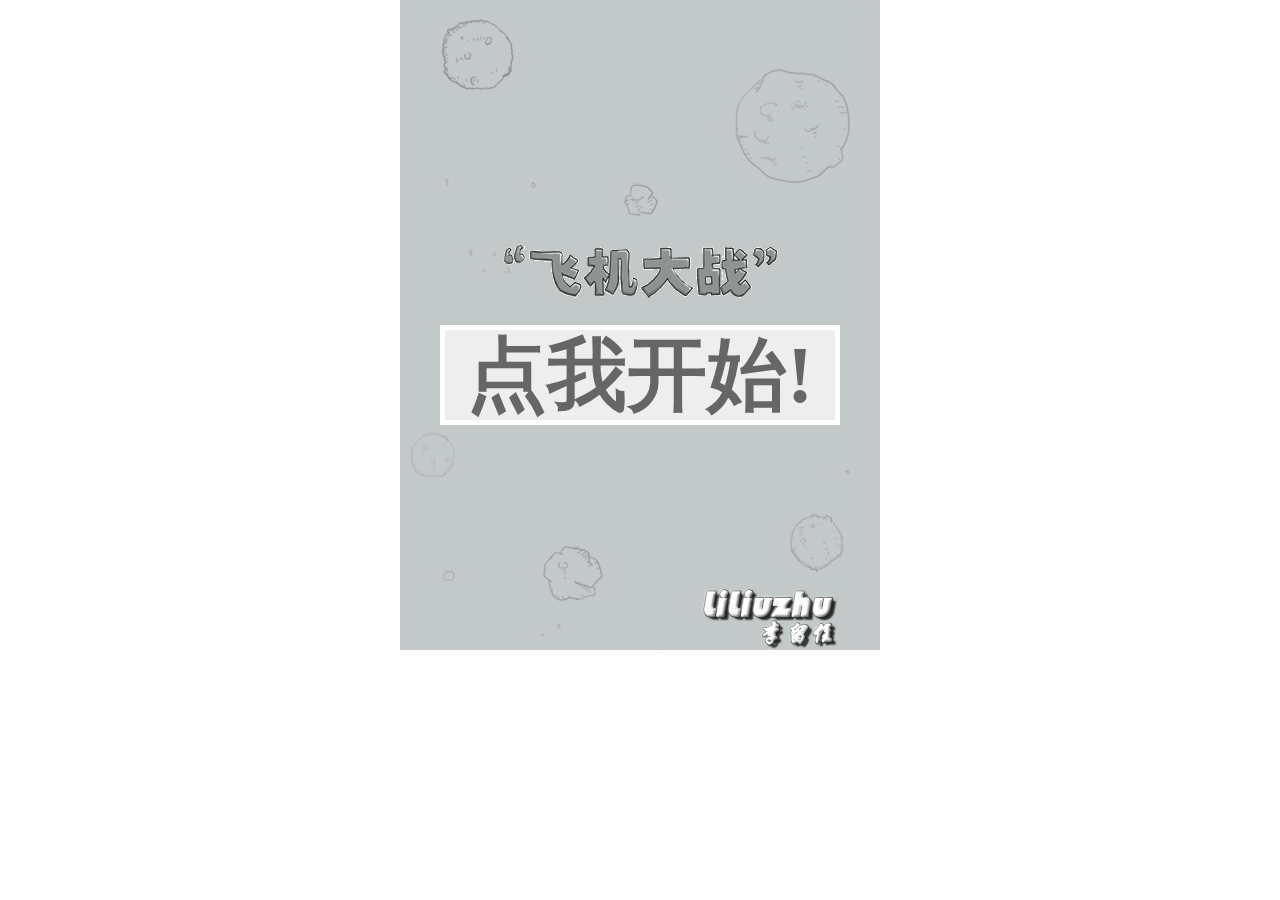
<file: static/Projects/plane/index.html>
<!DOCTYPE HTML>
<html>
	<head>
		<meta http-equiv="Content-Type" content="text/html;charset=utf-8"/>
		<meta name="viewport" content="width=device-width"/>
		<title>HTML5版本的飞机大战</title>
		<link rel="icon" href="../../favicon.ico"/>
		<link href="plane.css" rel="stylesheet" type="text/css"/>
	</head>
	<body>
	<!-- div元素用于页面布局 -->
		<div id="box">
			 <!-- 为游戏提供容器 -->
			<canvas id="canvas" width="480" height="650"></canvas>
			<input id="start" type="button" value="点我开始!"/>
			<input id="beStart" type="button" value="再来一局!"/>
		</div>	
		<!--
		<div id="myPlane">
			<input id="" type="button" value="战机机关炮开关"/>
			
		</div>
		<div id="enemyPlane">
			<input id="" type="button" value="敌机机关炮开关"/>
		</div>
		-->
		<script src="plane.js"></script>
	</body>
</html>
</file>
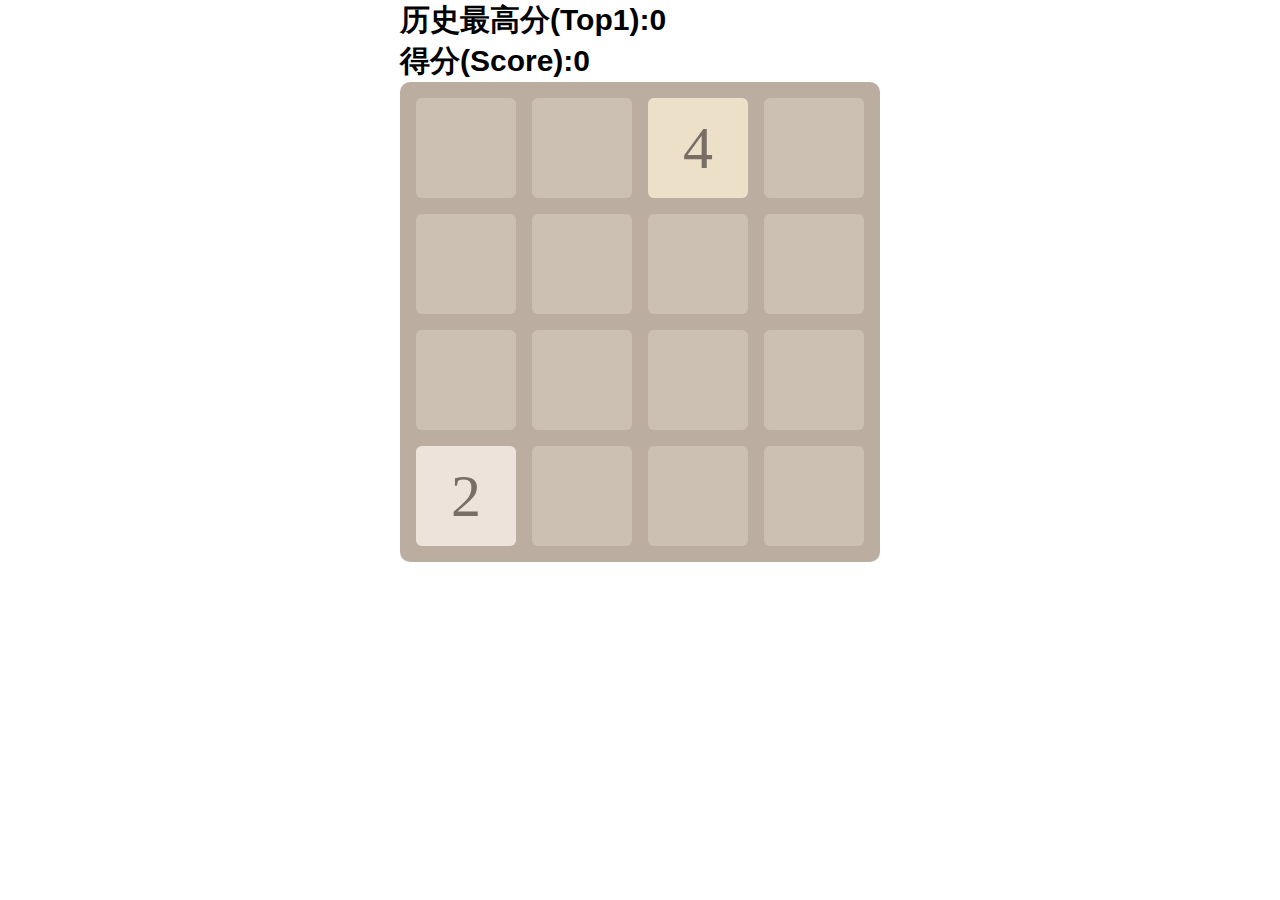
<file: static/Projects/2048/2048All.html>
<!DOCTYPE HTML>
<html>
	<head>
		<meta http-equiv="Content-Type" content="text/html;charset=utf-8"/>
		<meta name="viewport" content="width=device-width">
		<title>2048通用版</title>
		<link rel="icon" href="../../favicon.ico"/>
		<link href="2048All.css" rel="stylesheet" type="text/css"/>
		<style>
			html,body
			{
				margin:0 auto;
				padding:0;
				width:100%;
				height:100%;
			}
		</style>
		<!--[if lt IE 9]>
		<script type="text/javascript" src="../../JS/compatible/html5shiv.min.js"></script>
		<script type="text/javascript" src="../../JS/compatible/respond.min.js"></script>
		<script type="text/javascript" src="../../JS/compatible/DOMAssistantCompressed-2.7.4.js"></script>
		<script type="text/javascript" src="../../JS/compatible/ie-css3.js"></script>
		<![endif]-->
		<script src="animation.js"></script>
		<script src="2048All.js"></script>
	</head>

	<body>
		<p> 
			历史最高分(Top1):<span id="top">0</span><br/>
			得分(Score):<span id="score"></span> 
		</p>
		<div id="gridPanel">
			
		</div>
		<div id="gameOver">
			<div><!--全屏半透明背景--></div>
			<p><!--前景对话框-->
				Game Over!<br/>
				得分(Score):<span id="final"></span><br/>
				<a class="btn" onclick="game.start()">Try again!</a>
			</p>
		</div>
	</body>
</html>
</file>
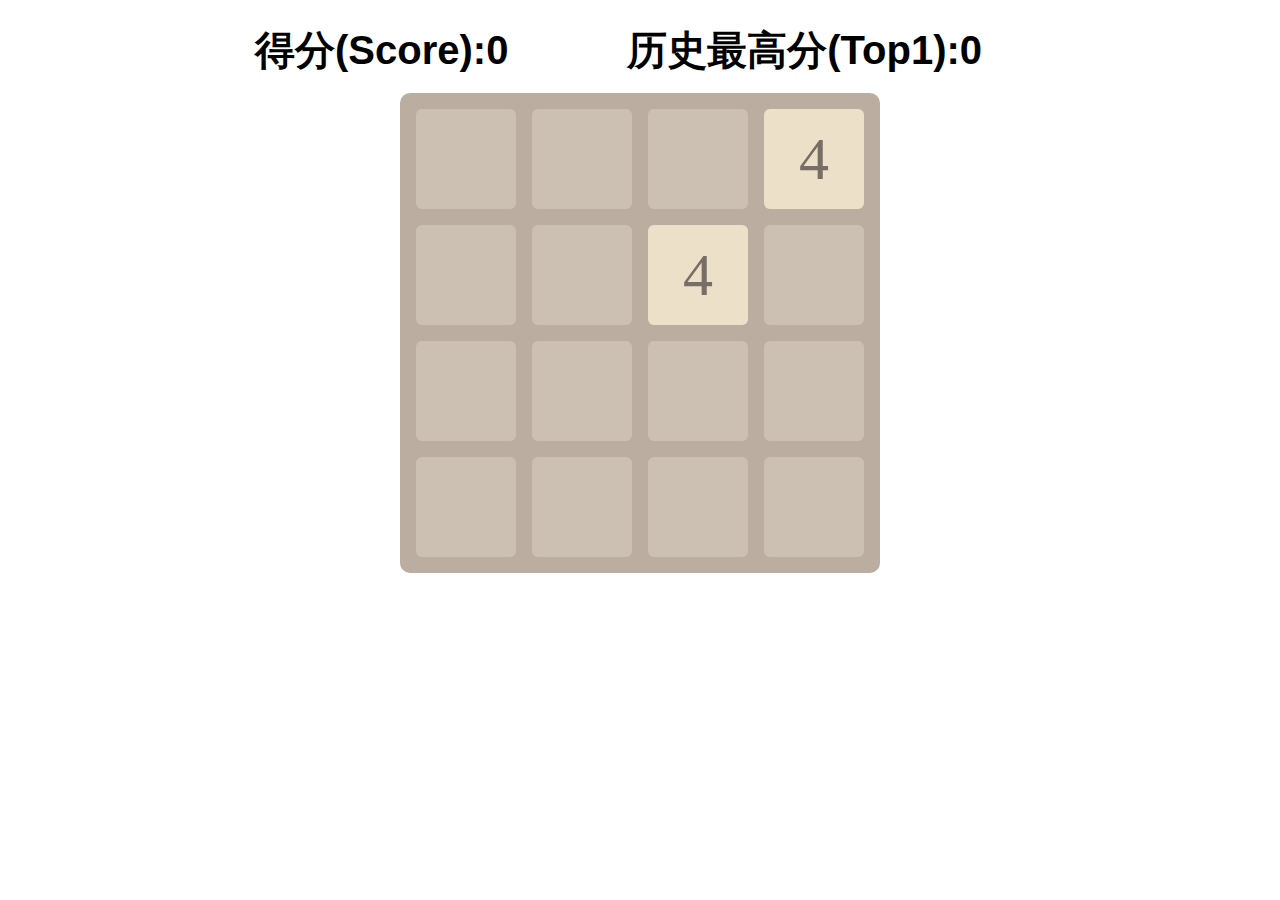
<file: static/Projects/2048/2048PC.html>
<!DOCTYPE HTML>
<html>
	<head>
		<meta http-equiv="Content-Type" content="text/html;charset=utf-8"/>
		<title>2048PC版</title>
		<link rel="icon" href="../../favicon.ico"/>
		<link href="2048PC.css" rel="stylesheet" type="text/css"/>
		<!--[if lt IE 9]>
		<script type="text/javascript" src="../../JS/compatible/html5shiv.min.js"></script>
		<script type="text/javascript" src="../../JS/compatible/respond.min.js"></script>
		<script type="text/javascript" src="../../JS/compatible/DOMAssistantCompressed-2.7.4.js"></script>
		<script type="text/javascript" src="../../JS/compatible/ie-css3.js"></script>
		<![endif]-->
		<script src="animation.js"></script>
		<script src="2048PC.js"></script>
	</head>

	<body>
		<p>
			得分(Score):<span id="score"></span>  
			历史最高分(Top1):<span id="top">0</span>
		</p>
		<div id="gridPanel">
			
		</div>
		<div id="gameOver">
			<div><!--全屏半透明背景--></div>
			<p><!--前景对话框-->
				Game Over!<br/>
				得分(Score):<span id="final"></span><br/>
				<a class="btn" onclick="game.start()">Try again!</a>
			</p>
		</div>
	</body>
</html>
</file>
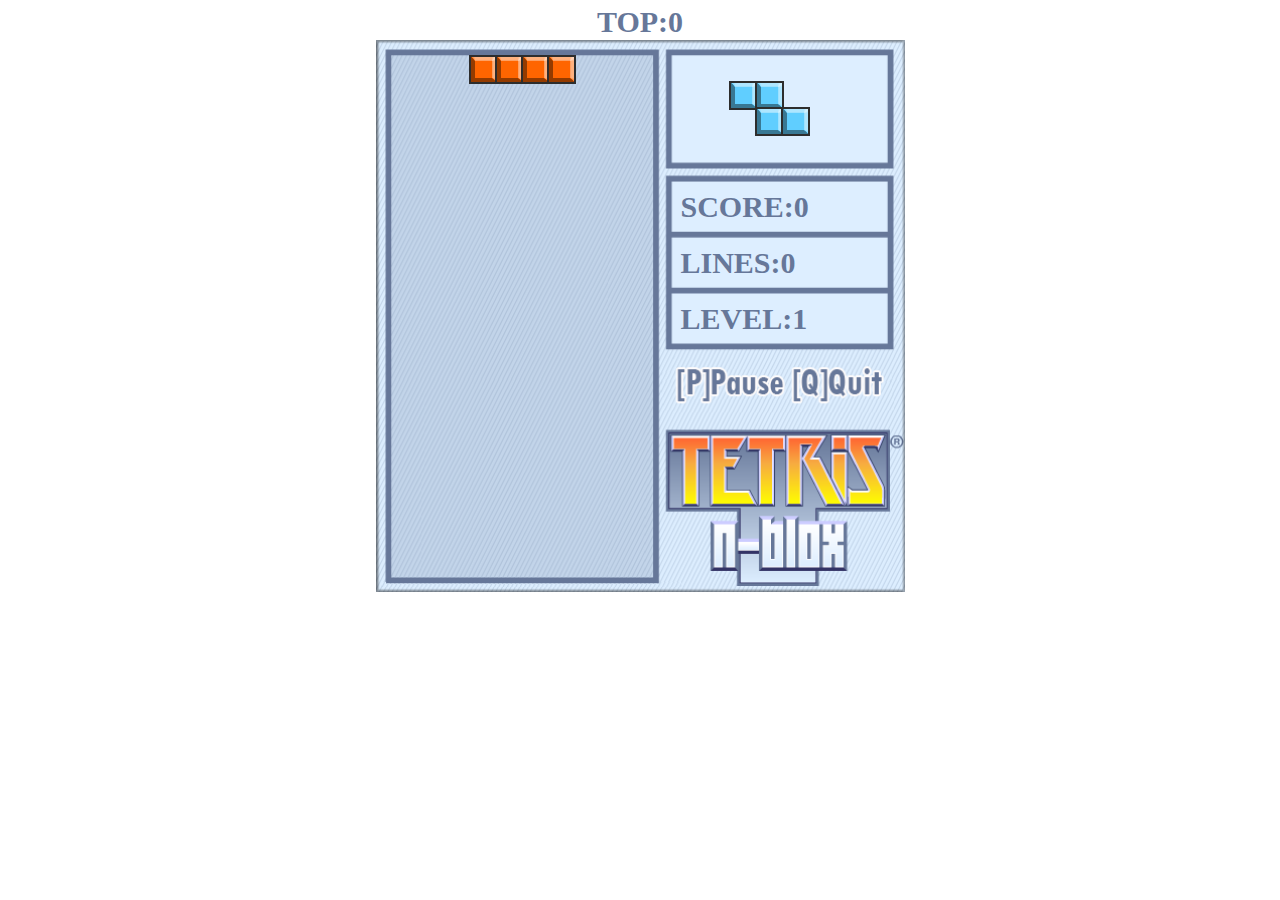
<file: static/Projects/tetris/tetrisAll.html>
﻿<!DOCTYPE html>
<html>
    <head>
        <meta http-equiv="Content-Type" content="text/html;charset=utf-8"/>
		<meta name="viewport" content="width=device-width">
        <title>俄罗斯方块 — 经典通用版</title>
        <link rel="icon" href="../../favicon.ico"/>
        <link rel="stylesheet" href="./tetrisAll.css"/>
        <!--[if lt IE 9]>
        <script type="text/javascript" src="../../JS/compatible/html5shiv.min.js"></script>
        <script type="text/javascript" src="../../JS/compatible/respond.min.js"></script>
        <script type="text/javascript" src="../../JS/compatible/DOMAssistantCompressed-2.7.4.js"></script>
        <script type="text/javascript" src="../../JS/compatible/ie-css3.js"></script>
        <![endif]-->
		<script src="js/Shape.js"></script>
		<script src="js/TetrisAll.js"></script>
    </head>
    <body>
        <div id="pg" class="playground">
            <p>SCORE:<span id="score">0</span></p>
            <p>LINES:<span id="lines">0</span></p>
            <p>LEVEL:<span id="level">1</span></p>
            <div>TOP:<span id="top1">0</span></div>
        </div>               
    </body>
</html>
</file>
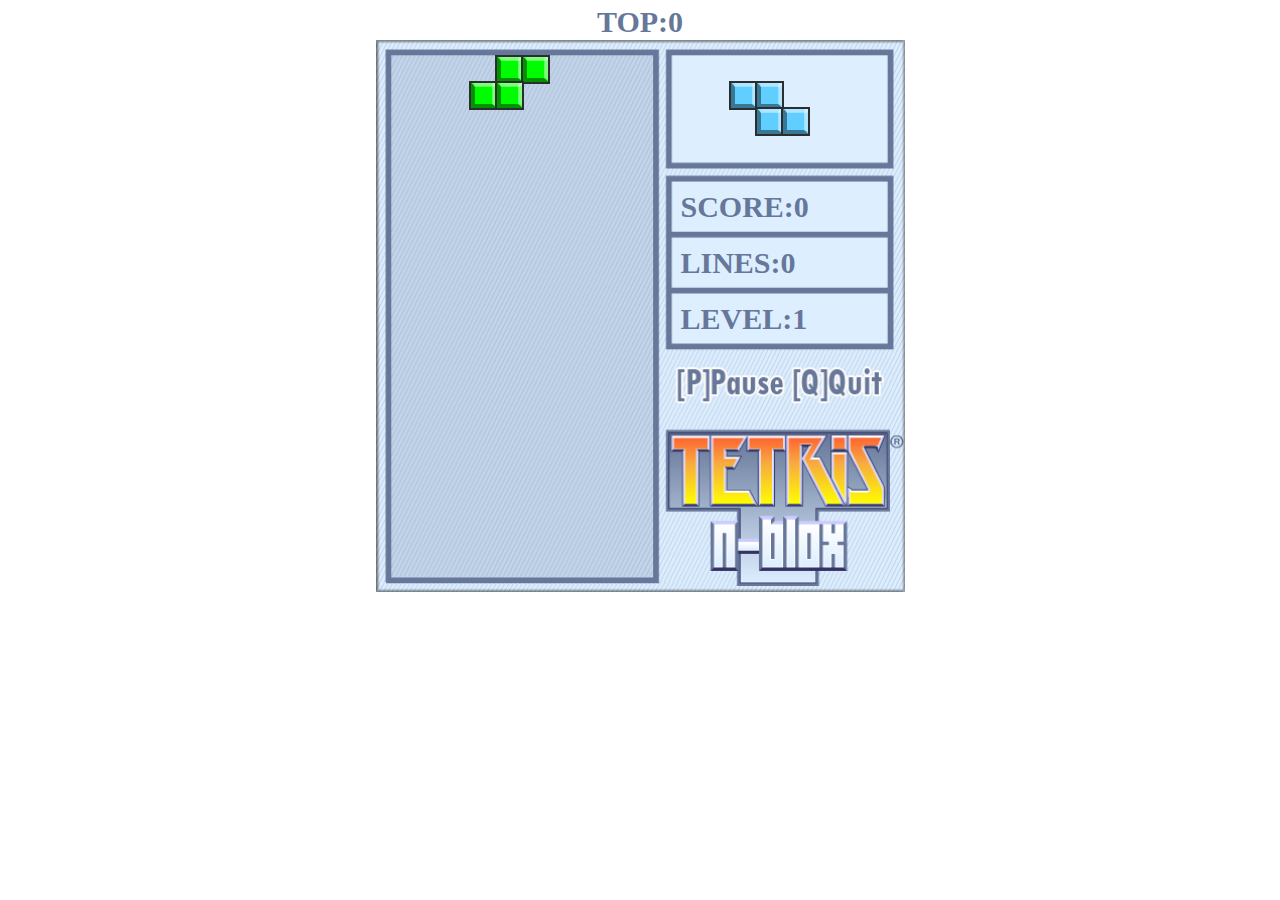
<file: static/Projects/tetris/tetrisPC.html>
﻿<!DOCTYPE html>
<html>
    <head>
        <meta http-equiv="Content-Type" content="text/html;charset=utf-8"/>
        <title>俄罗斯方块 — 经典PC版</title>
        <link rel="icon" href="../../favicon.ico"/>
        <link rel="stylesheet" href="./tetrisPC.css"/>
        <!--[if lt IE 9]>
        <script type="text/javascript" src="../../JS/compatible/html5shiv.min.js"></script>
        <script type="text/javascript" src="../../JS/compatible/respond.min.js"></script>
        <script type="text/javascript" src="../../JS/compatible/DOMAssistantCompressed-2.7.4.js"></script>
        <script type="text/javascript" src="../../JS/compatible/ie-css3.js"></script>
        <![endif]-->
		<script src="js/Shape.js"></script>
		<script src="js/TetrisPC.js"></script>
    </head>
    <body>
        <div id="pg" class="playground">
            <p>SCORE:<span id="score">0</span></p>
            <p>LINES:<span id="lines">0</span></p>
            <p>LEVEL:<span id="level">1</span></p>
            <div>TOP:<span id="top1">0</span></div>
        </div>               
    </body>
</html>
</file>
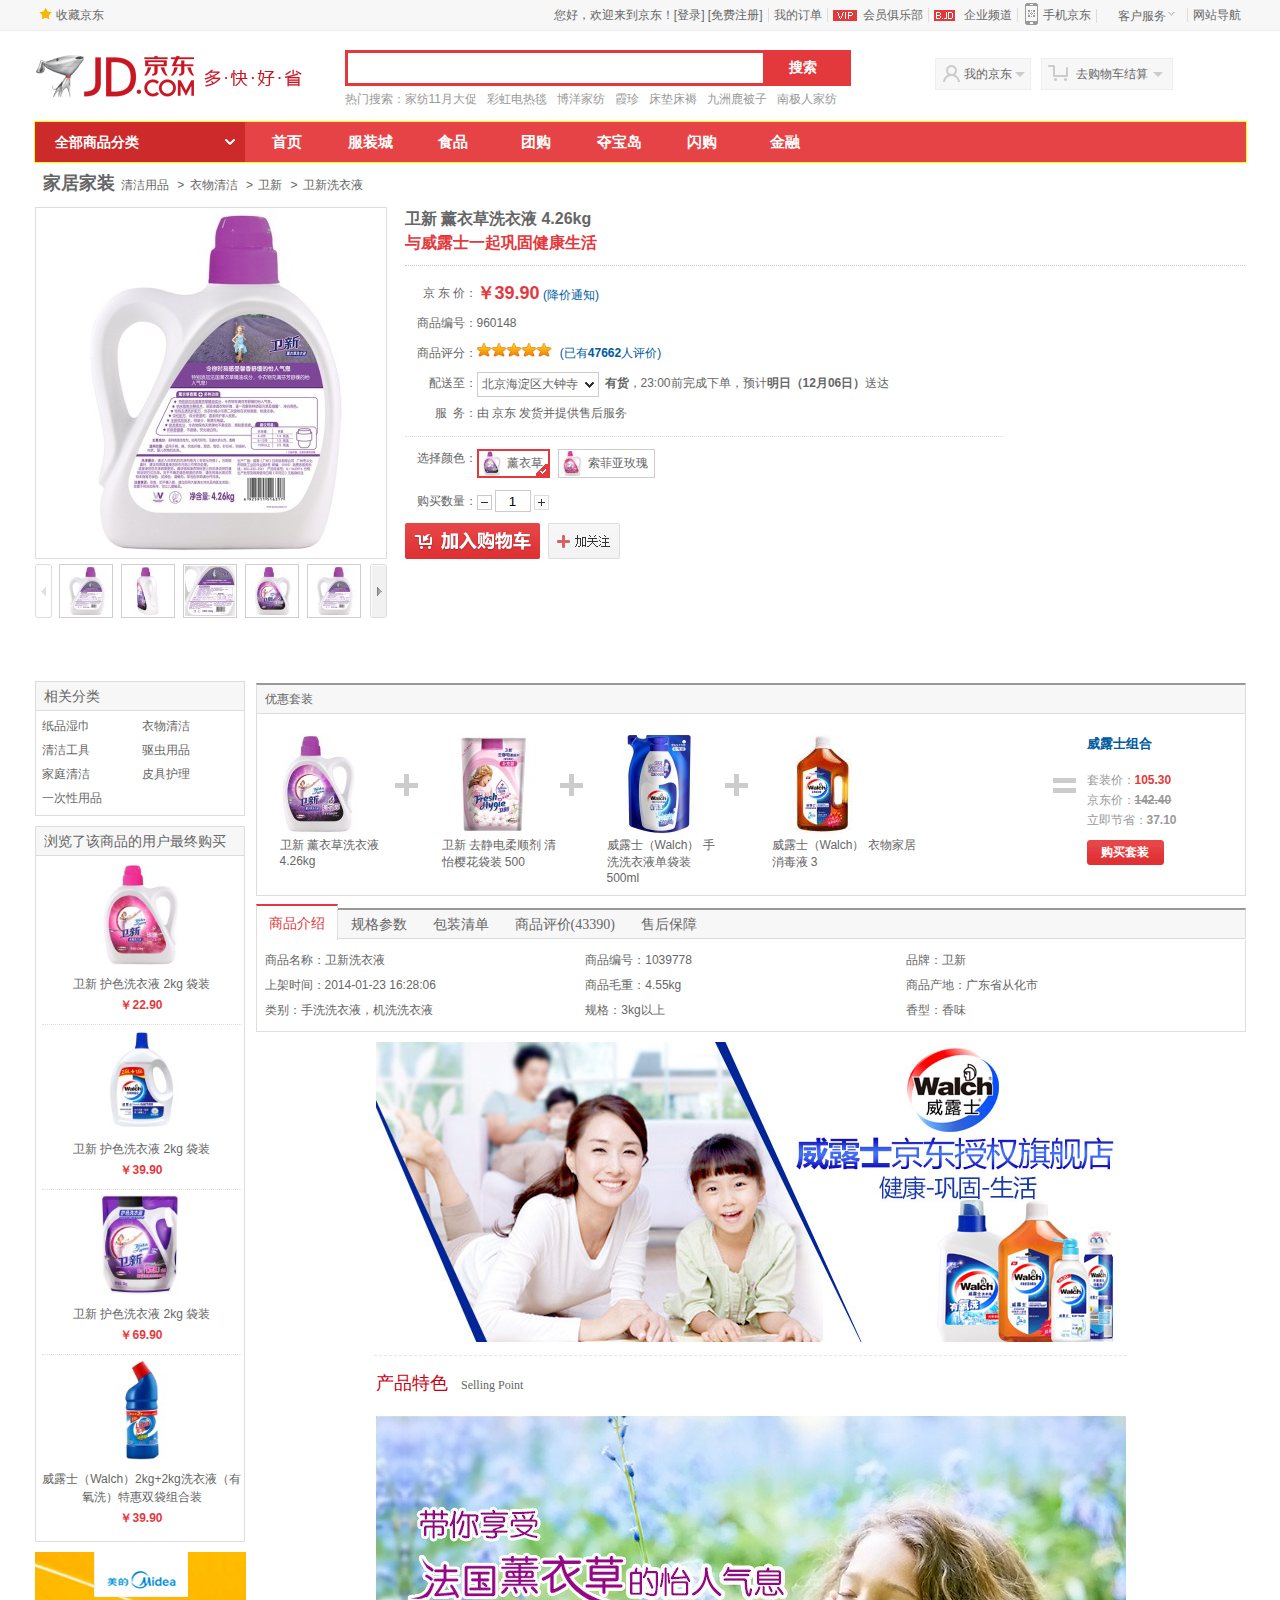
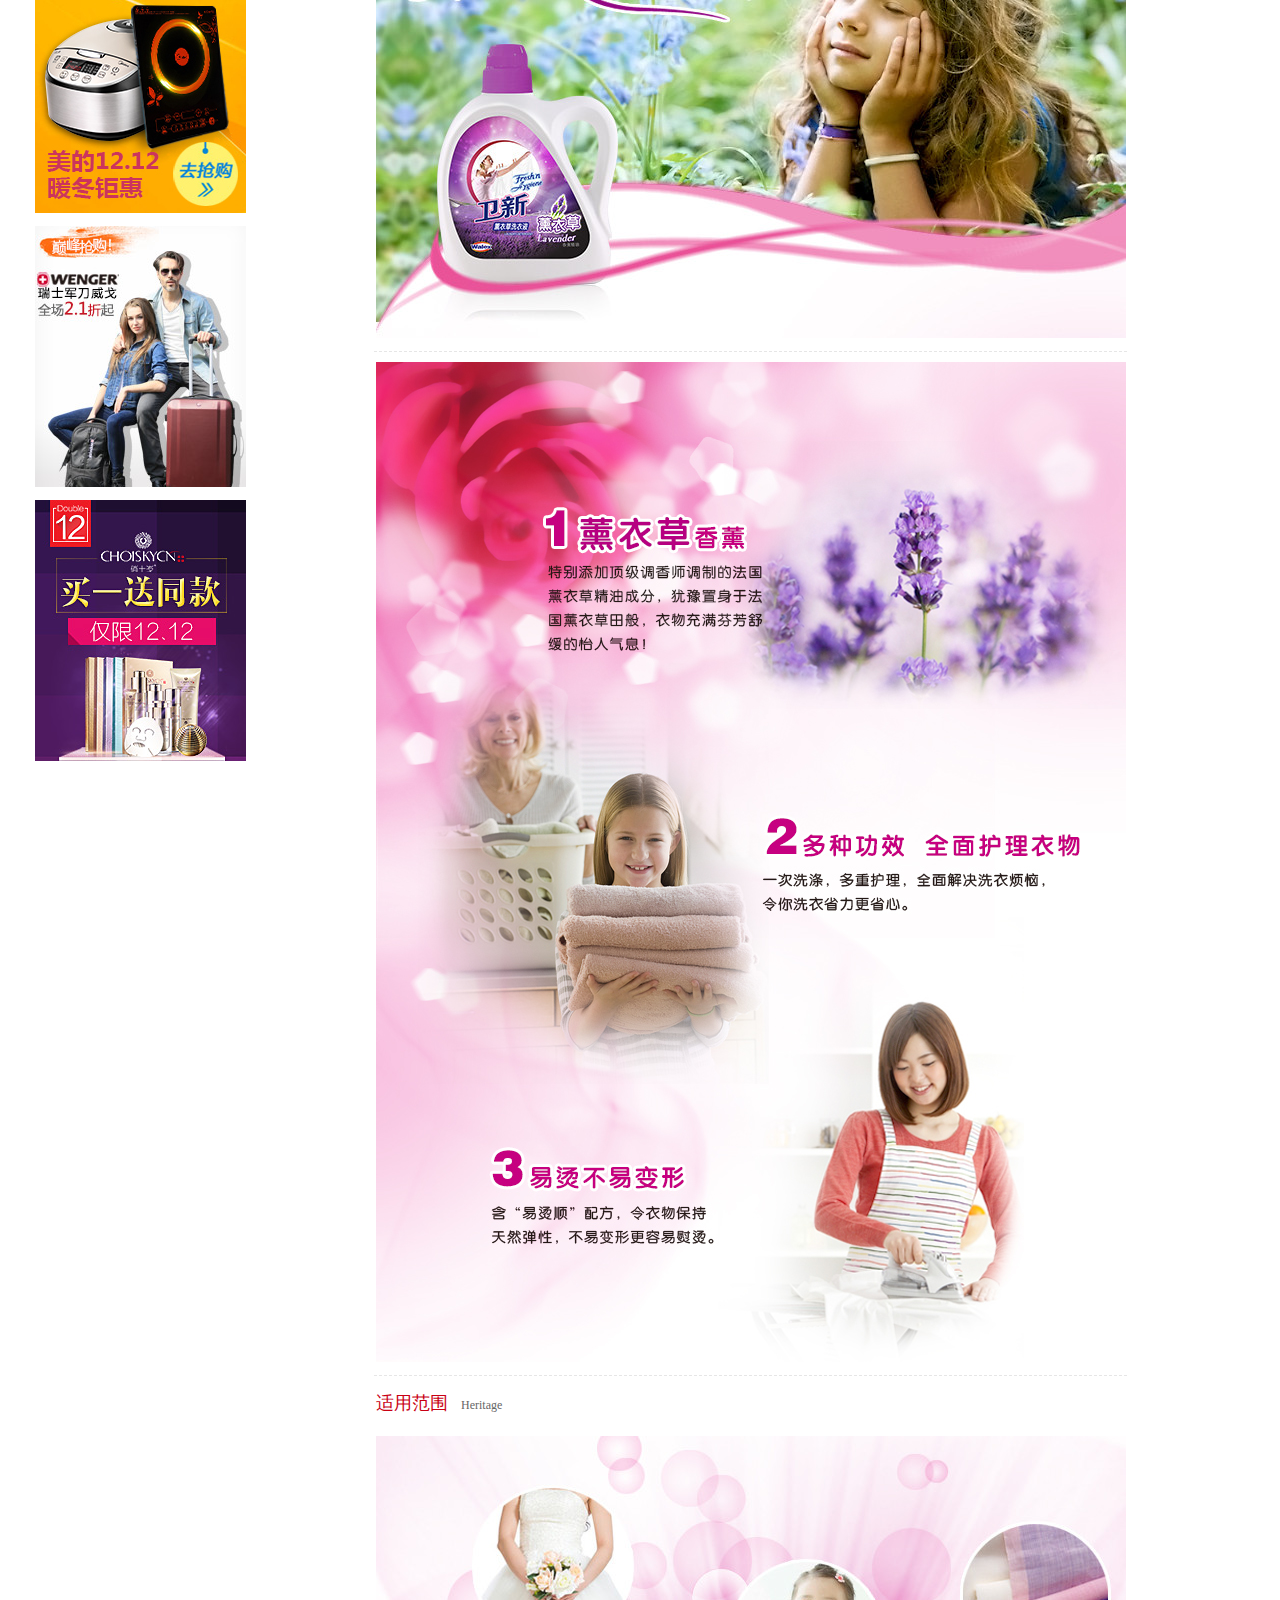
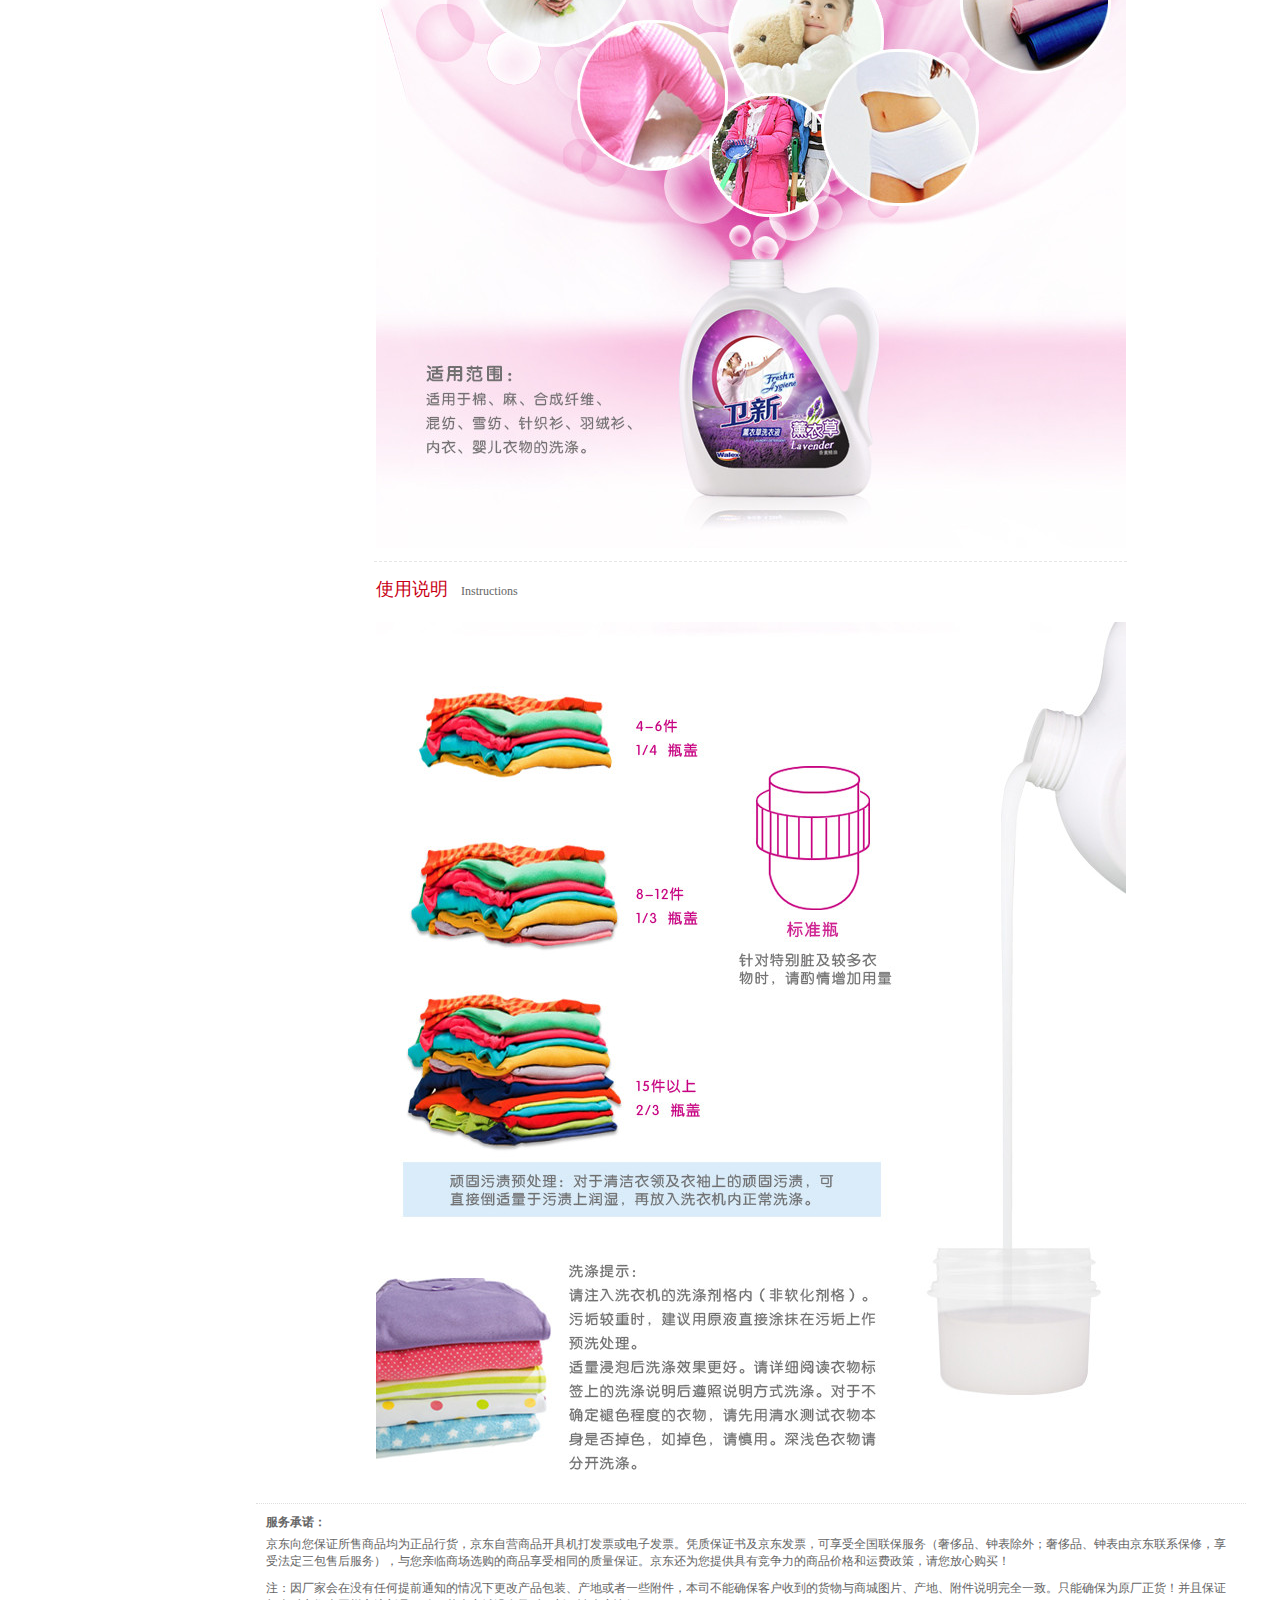
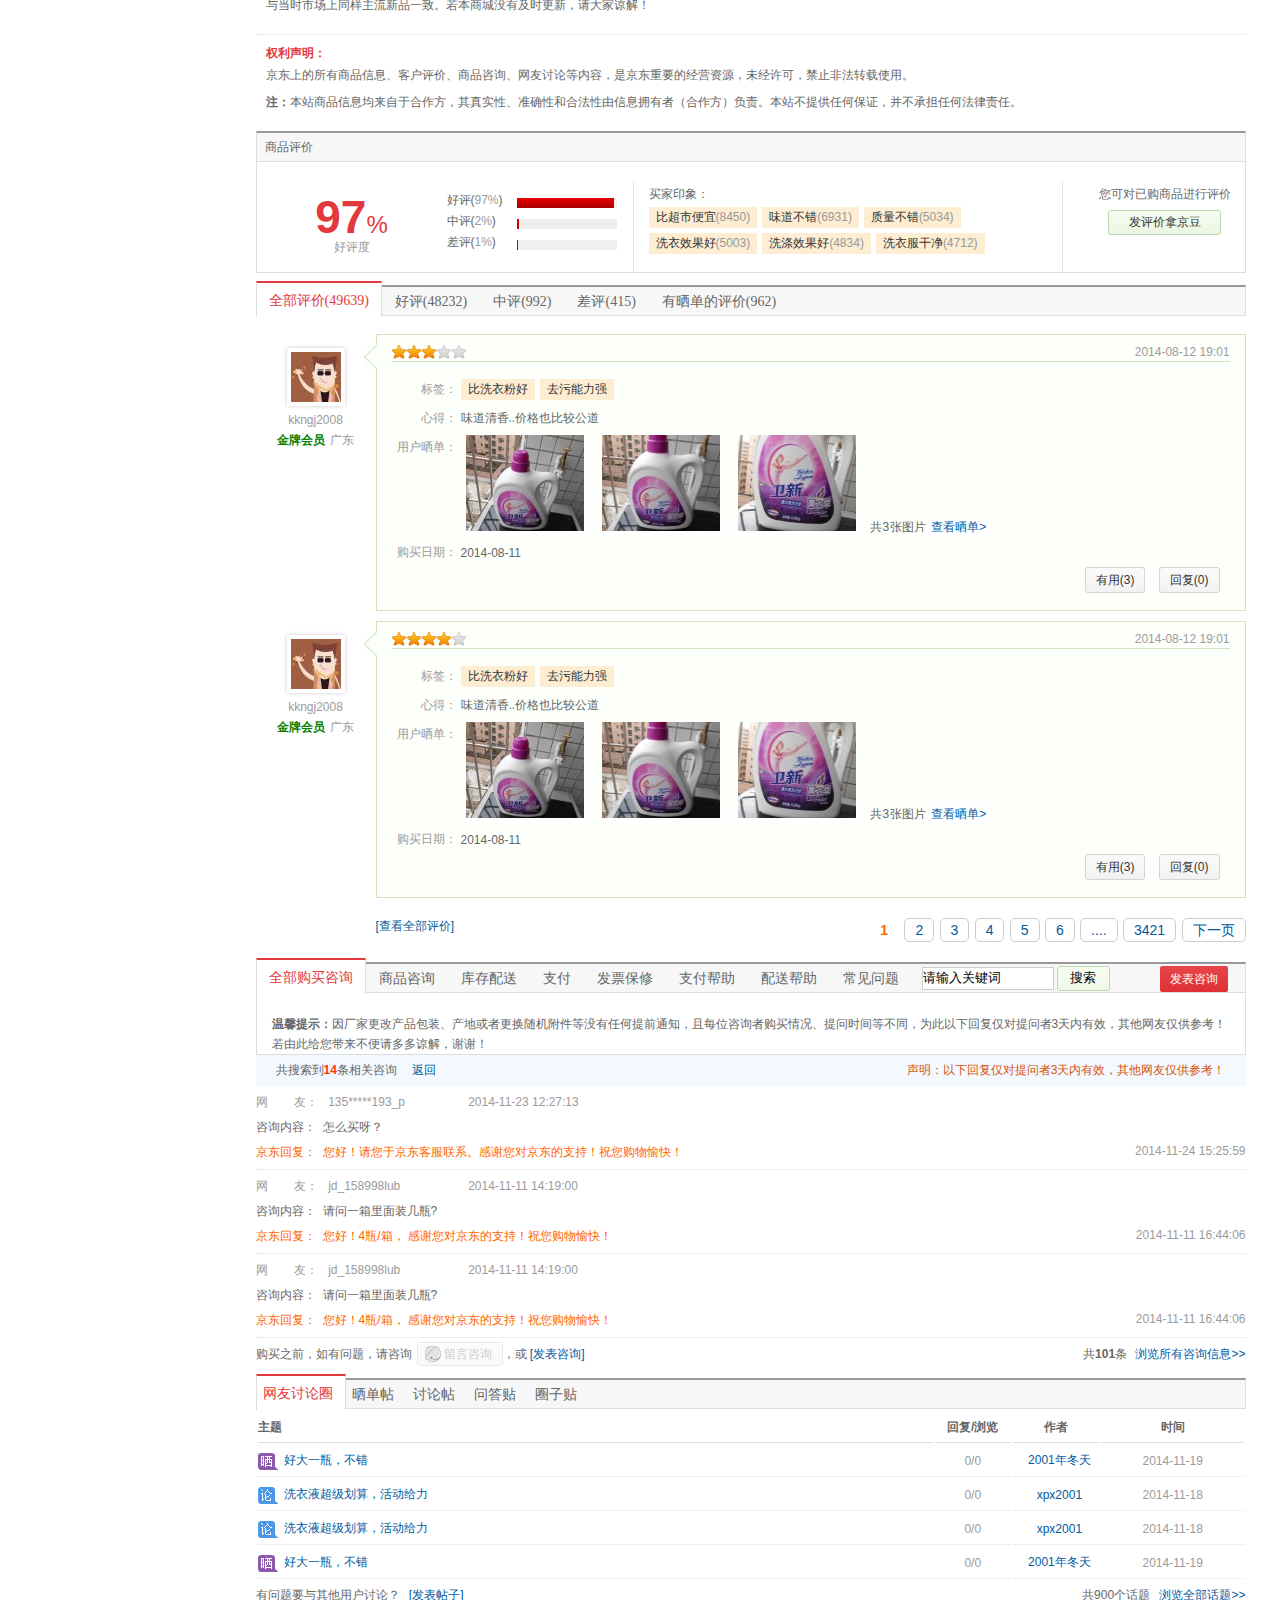
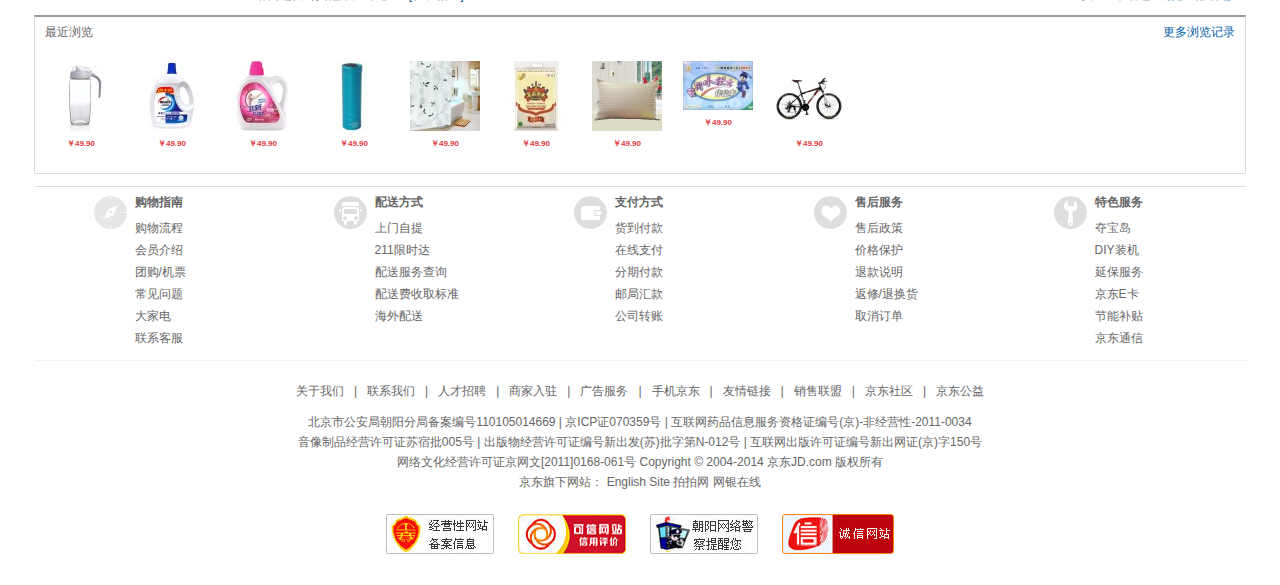
<file: static/Projects/jd/jd_detail/jd_detail.html>
﻿<!DOCTYPE HTML>
<html>
    <head>
        <meta http-equiv="X-UA-Compatible" content="IE=edge">
        <meta charset="utf-8">
        <title>京东首页</title>
        <link rel="icon" href="../../../favicon.ico"/>
        <link href="common.css" type="text/css" rel="Stylesheet" />
        <link href="detail.css" type="text/css" rel="Stylesheet" />
        <link href="product_right.css" type="text/css" rel="Stylesheet" />
        <script type="text/javascript" src="jd_detail.js"></script>
    </head>
    <body>
        <!--页面顶部! -->
        <header id="top">
            <div id="top_box">
                <img src="images/star.jpg" />
                <a href="#">收藏京东</a>
		        <div class="rt">   
		            <ul>
			            <li>您好，欢迎来到京东！<a href="#" >[登录]</a> <a href="#" >[免费注册]</a></li> 
			            <li><b></b><a href="#" >我的订单</a></li> 
			            <li class="vip"><b></b><a href="#" >会员俱乐部</a></li> 
                        <li class="dakehu"><b></b><a href="#" >企业频道</a></li> 
			            <li class="app_jd">
                            <b></b><a href="#">手机京东</a>
                            <div id="app_jd_items">
                                <div class="app">
                                    <h3>京东客户端</h3>
                                    <a href="javascript:;" class="app"></a>
                                    <a href="javascript:;" class="android"></a>
                                </div>
                                <div class="bank">
                                    <h3>网银钱包客户端</h3>
                                    <a href="javascript:;" class="app"></a>
                                    <a href="javascript:;" class="android"></a>
                                </div>
                            </div>
                        </li>
                        <li class="service">
                            <b></b><a> 客户服务</a>
                            <ul id="service_items">
                                <li><a href="#">帮助中心</a></li>
                                <li><a href="#">售后服务</a></li>
                                <li><a href="#">在线客服</a></li>
                                <li><a href="#">投诉中心</a></li>
                                <li><a href="#">客服邮箱</a></li>
                            </ul>
                        </li> 
			            <li><b></b><a >网站导航</a></li> 
			        </ul> 
                </div>
            </div>
        </header>
        <!--LOGO和搜索框! -->
        <div id="top_main">
            <a href="#" class="lf"><img src="images/logo-201305.png" alt="LOGO" /></a>
            <div id="search_box" class="lf">
                <div class="search">
                    <input id="txtSearch" type="text" class="text" />
                    <input class="button" name="" type="button" value="搜索" />
                </div>
                <div class="hot_words">
                    <span>热门搜索：</span> <a href="#">家纺11月大促</a> <a href="#">彩虹电热毯</a> <a href="#">博洋家纺</a>
                    <a href="#">霞珍</a> <a href="#">床垫床褥</a> <a href="#">九洲鹿被子</a> <a href="#">南极人家纺</a>
                </div>
            </div>
            <div id="my_jd" class="lf">我的京东<b></b></div>
            <div id="settle_up" class="lf">去购物车结算<b></b></div>
        </div>
        <!--主导航 -->
        <nav id="nav">
            <div id="category">
                <a href="#">全部商品分类</a>
                <b></b>
                <ul id="cate_box">
                    <li>
                        <h3>
                            <a href="#">图书</a>、<a href="#">音像</a>、<a href="#">数字商品</a>
                        </h3>
                        <div class="sub_cate_box">
                            <div class="sub_cate_items">
                                <div>
                                    <a href="#">电子书</a>
                                    <p>
                                        <a href="#">免费</a>
                                        <a href="#">小说</a>
                                        <a href="#">励志与成功</a>
                                        <a href="#">婚恋/两性</a>
                                        <a href="#">文学</a>
                                        <a href="#">经营</a>
                                        <a href="#">畅读VIP</a>
                                    </p>
                                </div>
                                <div>
                                    <a href="#">数字音乐</a>
                                    <p>
                                        <a href="#">通俗流行</a>
                                        <a href="#">古典音乐</a>
                                        <a href="#">摇滚说唱</a>
                                        <a href="#">爵士蓝调</a>
                                        <a href="#">乡村民谣</a>
                                        <a href="#">有声读物</a>
                                    </p>
                                </div>
                                <div>
                                    <a href="#">音像</a>
                                    <p>
                                        <a href="#">音乐</a>
                                        <a href="#">影视</a>
                                        <a href="#">教育音像</a>
                                        <a href="#">游戏</a>
                                    </p>
                                </div>
                                <div>
                                    <a href="#">文艺</a>
                                    <p>
                                        <a href="#">小说</a>
                                        <a href="#">文学</a>
                                        <a href="#">青春文学</a>
                                        <a href="#">传记</a>
                                        <a href="#">艺术</a>
                                    </p>
                                </div>
                            </div>
                            <div class="sub_cate_banner">
                                <div><img src="images/cate_banner_01.jpg" /></div>
                                <div><img src="images/cate_banner_02.jpg" /></div>
                                <div>
                                    <h4>推荐品牌出版商/书店</h4>
                                    <ul>
                                        <li><a href="#">中华书局</a></li>
                                        <li><a href="#">人民邮电出版社</a></li>
                                        <li><a href="#">上海世纪出版股份有限公司</a></li>
                                        <li><a href="#">电子工业出版社</a></li>
                                        <li><a href="#">三联书店</a></li>
                                        <li><a href="#">浙江少年儿童出版社</a></li>
                                    </ul>
                                </div>
                            </div>
                            <div class="close">×</div>
                        </div>
                    </li>
                    <li>
                        <h3>
                            <a href="#">家用电器</a>
                        </h3>
                        <div class="sub_cate_box">
                            <div class="sub_cate_items">
                                <div><a href="javascript:;">大家电</a>
                                    <p><a href="javascript:;">家电爆品</a>
                                        <a href="javascript:;">平板电视</a>
                                        <a href="javascript:;">空调</a>
                                        <a href="javascript:;">冰箱</a>
                                        <a href="javascript:;">洗衣机</a>
                                        <a href="javascript:;">家庭影院</a>
                                        <a href="javascript:;">DVD</a>
                                        <a href="javascript:;">迷你音响</a>
                                        <a href="javascript:;">烟机/灶具</a>
                                        <a href="javascript:;">热水器</a>
                                        <a href="javascript:;">消毒柜/洗碗机</a>
                                        <a href="javascript:;">酒柜/冷柜</a>
                                        <a href="javascript:;">家电配件</a></p>
                                </div>
                                <div><a href="javascript:;">生活电器</a>
                                    <p><a href="javascript:;">取暖电器</a>
                                        <a href="javascript:;">净化器加湿器</a>
                                        <a href="javascript:;">扫地机器人</a>
                                        <a href="javascript:;">吸尘器</a></p>
                                </div>
                                <div><a href="javascript:;">厨房电器</a>
                                    <p><a href="javascript:;">电压力锅</a>
                                        <a href="javascript:;">电饭煲</a>
                                        <a href="javascript:;">豆浆机</a></p>
                                </div>
                                <div><a href="javascript:;">五金家电</a>
                                    <p><a href="javascript:;">电动工具</a>
                                        <a href="javascript:;">手动工具</a>
                                        <a href="javascript:;">仪器仪表</a>
                                        <a href="javascript:;">浴霸/排气扇</a>
                                        <a href="javascript:;">灯具</a>
                                        <a href="javascript:;">洁身器</a>
                                        <a href="javascript:;">LED灯</a>
                                        <a href="javascript:;">水槽</a>
                                        <a href="javascript:;">淋浴花洒</a>
                                        <a href="javascript:;">厨卫五金</a>
                                        <a href="javascript:;">家具五金</a>
                                        <a href="javascript:;">门铃</a>
                                        <a href="javascript:;">电气开关</a>
                                        <a href="javascript:;">插座</a>
                                        <a href="javascript:;">电工电料</a>
                                        <a href="javascript:;">监控安防</a>
                                        <a href="javascript:;">电线/线缆</a></p>
                                </div>
                            </div>
                            <div class="sub_cate_banner"></div>
                        </div>
                    </li>
                </ul>
            </div>
            <ul id="nav_items">
                <li><a href="#">首页</a></li>
                <li><a href="#">服装城</a></li>
                <li><a href="#">食品</a></li>
                <li><a href="#">团购</a></li>
                <li><a href="#">夺宝岛</a></li>
                <li><a href="#">闪购</a></li>
                <li><a href="#">金融</a></li>
            </ul>
        </nav>

        <!--主体内容! -->
        <section id="main" class="clear">
            <!--产品的类别导航路径-->
            <div class="bread-crumb">
                <a href="#"><b>家居家装</b></a>
                <a href="#">清洁用品</a>
                <span>&gt;</span>
                <a href="#">衣物清洁</a>
                <span>&gt;</span>
                <a href="#">卫新</a>
                <span>&gt;</span>
                <a href="#">卫新洗衣液</a>
            </div>

            <!--产品简介-->
            <div id="product_intro">
                <div id="preview">
                    <div id="mediumDiv">
                        <img id="mImg" src="images/products/product-s1-m.jpg"/>
                        <div id="mask"></div>
                        <div id="superMask"></div>
                    </div>
                    <div id="largeDiv"></div>
                    <h1>
                        <a class="backward_disabled"></a>
                        <a class="forward"></a>
                        <ul id="icon_list">
                                <li><img src="images/products/product-s1.jpg" /></li>
                                <li><img src="images/products/product-s2.jpg" /></li>
                                <li><img src="images/products/product-s3.jpg" /></li>
                                <li><img src="images/products/product-s4.jpg" /></li>
                                <li><img src="images/products/product-s1.jpg" /></li>
                                <li><img src="images/products/product-s2.jpg" /></li>
                                <li><img src="images/products/product-s3.jpg" /></li>
                                <li><img src="images/products/product-s4.jpg" /></li>
                        </ul>
                    </h1>
                </div>
                <h1><span>卫新 薰衣草洗衣液 4.26kg</span><b>与威露士一起巩固健康生活</b></h1>
                <ul id="summary">
                    <li id="summary_price">
                        <p>京&nbsp;东&nbsp;价：</p>
                        <div class="content">
                            <b>￥39.90</b>
                            <a href="#">(降价通知)</a>
                        </div>                        
                    </li>
                    <li id="summary_market">
                        <p class="title">商品编号：</p>
                        <div class="content">
                            <span>960148</span>
                        </div>
                    </li>
                    <li id="summary_grade">
                        <p>商品评分：</p>
                        <div class="content">
                            <span></span>
                            <a href="#">(已有<b>47662</b>人评价)</a>
                        </div>
                    </li>
                    <li id="summary_stock">
                        <p>配送至：</p>
                        <div class="content">
                            <!--送货地址的下拉选择框-->
                            <div id="store_select">
                                <h3>北京海淀区大钟寺<b></b></h3>
                                <!--弹出部分-->
                                <div id="store_content">
                                    <ul id="store_tabs">
                                        <li class="hover">北京<b></b></li>
                                        <li >海淀区<b></b></li>
                                        <li >三环以内<b></b></li>
                                    </ul>
                                    <ul id="store_items">
                                        <li><a href="#">北京</a></li>
                                        <li><a href="#">上海</a></li>
                                        <li><a href="#">天津</a></li>
                                        <li><a href="#">重庆</a></li>
                                        <li><a href="#">河北</a></li>
                                        <li><a href="#">山西</a></li>
                                        <li><a href="#">河南</a></li>
                                        <li><a href="#">辽宁</a></li>
                                        <li><a href="#">吉林</a></li>
                                        <li><a href="#">黑龙江</a></li>
                                        <li><a href="#">内蒙古</a></li>
                                        <li><a href="#">江苏</a></li>
                                        <li><a href="#">山东</a></li>
                                        <li><a href="#">安徽</a></li>
                                        <li><a href="#">浙江</a></li>
                                        <li><a href="#">湖北</a></li>
                                        <li><a href="#">福建</a></li>
                                        <li><a href="#">四川</a></li>
                                        <li><a href="#">云南</a></li>
                                        <li><a href="#">新疆</a></li>
                                        <li><a href="#">西藏</a></li>
                                    </ul>
                                </div>
                                <div id="store_close"></div>
                            </div>
                            <b>有货</b>，23:00前完成下单，预计<b>明日（12月06日）</b>送达
                        </div>
                    </li>
                    <li id="summary_service">
                        <p>服&nbsp;&nbsp;务：</p>
                        <div class="content">
                            由 <span>京东</span> 发货并提供售后服务
                        </div>
                    </li>
                </ul>
                <ul id="choose">
                    <li id="choose_color">
                        <p>选择颜色：</p>
                        <div class="content">
                            <a href="#" class="selected">
                                <img src="images/products/p_icon_01.jpg" />
                                <span>薰衣草</span>
                                <b></b>
                            </a>
                            <a href="#">
                                <img src="images/products/p_icon_02.jpg" />
                                <span>索菲亚玫瑰</span>
                                <b></b>
                            </a>
                        </div>
                    </li>
                    <li id="choose_amount">
                        <p>购买数量：</p>
                        <div class="content">
                            <a href="#" class="btn_reduce"></a>
                            <input type="text" value="1" />
                            <a href="#" class="btn_add"></a>
                        </div>
                    </li>
                    <li id="choose_btns" class="clear">
                        <a href="#" class="choose_btn_append"></a>
                        <a href="#" class="choose_mark"></a>
                    </li>
                </ul>
            </div>

            <!--左侧浮动栏-->
            <div id="left_product">
                <!--相关分类-->
                <div id="related_sorts">
                    <p>相关分类</p>
                    <ul class="m_content">
                        <li><a href="#">纸品湿巾</a></li>
                        <li><a href="#">衣物清洁</a></li>
                        <li><a href="#">清洁工具</a></li>
                        <li><a href="#">驱虫用品</a></li>
                        <li><a href="#">家庭清洁</a></li>
                        <li><a href="#">皮具护理</a></li>
                        <li><a href="#">一次性用品</a></li>
                    </ul>
                </div>
 
                <!--最终购买-->
                <div class="view_buy">
                    <p>浏览了该商品的用户最终购买</p>
                    <ul class="m_content">
                        <li>
                            <p><a href="#"><img src="images/products/p001.jpg" /></a></p>
                            <a href="#">卫新 护色洗衣液 2kg 袋装</a>
                            <h2><a href="#">￥22.90</a></h2>
                        </li>
                        <li>
                            <p><a href="#"><img src="images/products/p002.jpg" /></a></p>
                            <a href="#">卫新 护色洗衣液 2kg 袋装</a>
                            <h2><a href="#">￥39.90</a></h2>
                        </li>
                        <li>
                            <p><a href="#"><img src="images/products/p004.jpg" /></a></p>
                            <a href="#">卫新 护色洗衣液 2kg 袋装</a>
                            <h2><a href="#">￥69.90</a></h2>
                        </li>
                        <li class="no_bottom">
                            <p><a href="#"><img src="images/products/p005.jpg" /></a></p>
                            <a href="#">威露士（Walch）2kg+2kg洗衣液（有氧洗）特惠双袋组合装</a>
                            <h2><a href="#">￥39.90</a></h2>
                        </li>
                    </ul>
                </div>

                <!--其他-->
                <ul id="left_shows">
                    <li>
                        <a><img src="images/products/left_p001.jpg" /></a>
                    </li>
                    <li>
                        <a><img src="images/products/left_p002.jpg" /></a>
                    </li>
                    <li>
                        <a><img src="images/products/left_p003.jpg" /></a>
                    </li>
                </ul>
            </div>

            <!--右侧产品信息-->
            <div id="right_product">
                <!--优惠套装-->
                <div id="favorable_suit">
                    <p class="main_tabs">优惠套装</p>
                    <div class="m_content">
                            <div class="master">    
                                <span class="add"></span>                                 
                                <a href="#"><img src="images/products/product_01_m.jpg" /></a>
                                <p><a href="#">卫新 薰衣草洗衣液 4.26kg</a></p>                                                                                           
                            </div>
                            <ul  class="suits">
                                <li >
                                    <span class="add"></span>
                                    <a href="#"><img src="images/products/product_02_m.jpg" /></a>
                                    <p><a href="#">卫新 去静电柔顺剂 清怡樱花袋装 500</a></p>
                                </li>
                                <li>
                                    <span class="add"></span>
                                    <a href="#"><img src="images/products/product_03_m.jpg" /></a>
                                    <p><a href="#">威露士（Walch） 手洗洗衣液单袋装 500ml</a></p>
                                </li>
                                <li>                                        
                                    <a href="#"><img src="images/products/product_04_m.jpg" /></a>
                                    <p><a href="#">威露士（Walch） 衣物家居消毒液 3</a></p>
                                </li>
                            </ul>
                            <div class="infos">
                                <span></span>
                                <h1><a href="#">威露士组合</a></h1>
                                <p>套装价：<b class="empasis">105.30</b></p>
                                <p>京东价：<b class="strike">142.40</b></p>
                                <p>立即节省：<b>37.10</b></p>
                                <div class="btns">
                                    <a href="#" class="btn_buy">购买套装</a>
                                </div>
                            </div>
                    </div>
                </div>                

                <!--产品详细-->
                <div id="product_detail">
                    <!--页签-->
                    <ul class="main_tabs">
                        <li i='0' class="current"><a>商品介绍</a></li>
                        <li i='1'><a>规格参数</a></li>
                        <li i='2'><a>包装清单</a></li>
                        <li i='-1'><a>商品评价(43390)</a></li>
                        <li i='3'><a>售后保障</a></li>
                    </ul>                                      

                    <!--商品介绍-->
                    <div id="product_info" class="show">
                        <ul class="detail_list">
                            <li>商品名称：卫新洗衣液</li>
					        <li>商品编号：1039778</li>
					        <li>品牌：<a href="#" target="_blank">卫新</a></li>
					        <li>上架时间：2014-01-23 16:28:06</li>
					        <li>商品毛重：4.55kg</li>
					        <li>商品产地：广东省从化市</li>
                            <li>类别：手洗洗衣液，机洗洗衣液</li>
                            <li>规格：3kg以上</li>
                            <li>香型：香味</li>                        
                        </ul>

                        <div class="detail_content">
                            <p><a href="#"><img src="images/products/weilushi.jpg" /></a></p>
                            <div class="dotted_split"></div>
                            <div class="jd_split">
                                <b>产品特色</b>
                                <span>Selling Point</span>
                            </div>
                            <p><a href="#"><img src="images/products/product_02.jpg" /></a></p>
                            <div class="dotted_split"></div>
                            <p><a href="#"><img src="images/products/product_03.jpg" /></a></p>
                            <div class="dotted_split"></div>
                            <div class="jd_split">
                                <b>适用范围</b>
                                <span>Heritage</span>
                            </div>
                            <p><a href="#"><img src="images/products/product_04.jpg" /></a></p>
                            <div class="dotted_split"></div>
                            <div class="jd_split">
                                <b>使用说明</b>
                                <span>Instructions</span>
                            </div>
                             <p><a href="#"><img src="images/products/product_05.jpg" /></a></p>
                        </div>
                    </div>                    
                   
                    <!--规格参数-->
                    <table id="product_data">
                        <thead>
                            <tr>
                                <th colspan="2">主体</th>
                            </tr>
                        </thead>
                        <tbody>
                            <tr></tr>
                            <tr>
                                <td>品牌</td>
                                <td>威露士（Walch）</td>
                            </tr>
                            <tr>
                                <td>类别</td>
                                <td>洗衣液</td>
                            </tr>
                            <tr>
                                <td>产品规格（ml/kg）</td>
                                <td>4.26kg</td>
                            </tr>
                            <tr>
                                <td>产品包装尺寸（cm）</td>
                                <td>254*117*326</td>
                            </tr>
                            <tr>
                                <td>香型</td>
                                <td>薰衣草</td>
                            </tr>
                        </tbody>
                    </table>

                    <!--包装清单-->
                    <div id="product_package">
                        <p>卫新 薰衣草洗衣液 4.26kg*1</p>
                    </div>

                    <!--售后保障-->
                    <div id="product_saleAfter">
                        <p>本产品全国联保，享受三包服务，质保期为：无质保</p>
                    </div>
                </div>

                <!--服务承诺-->
                <div id="promise">
                    <b>服务承诺：</b>
                    <p>京东向您保证所售商品均为正品行货，京东自营商品开具机打发票或电子发票。凭质保证书及京东发票，可享受全国联保服务（奢侈品、钟表除外；奢侈品、钟表由京东联系保修，享受法定三包售后服务），与您亲临商场选购的商品享受相同的质量保证。京东还为您提供具有竞争力的商品价格和运费政策，请您放心购买！ </p>
                    <p>注：因厂家会在没有任何提前通知的情况下更改产品包装、产地或者一些附件，本司不能确保客户收到的货物与商城图片、产地、附件说明完全一致。只能确保为原厂正货！并且保证与当时市场上同样主流新品一致。若本商城没有及时更新，请大家谅解！</p>
                </div>

                <!--权力声明-->
                <div id="state">
                    <span>权利声明：</span>
                    <p>京东上的所有商品信息、客户评价、商品咨询、网友讨论等内容，是京东重要的经营资源，未经许可，禁止非法转载使用。</p>
                    <p><b>注：</b>本站商品信息均来自于合作方，其真实性、准确性和合法性由信息拥有者（合作方）负责。本站不提供任何保证，并不承担任何法律责任。</p>
                </div>   
                
                <!--商品评价-->
                <div id="comment">
                    <p class="main_tabs">商品评价</p>
                    <div class="m_content">
                        <div class="rate">
                            <span>97</span><b>%</b>
                            <p>好评度</p>
                        </div>
                        <div class="percent">
                            <dl>
                                <dt>好评(<span>97%</span>)</dt>
                                <dd><p style="width:97px;"></p></dd>
                            </dl>
                            <dl>
                                <dt>中评(<span>2%</span>)</dt>
                                <dd><p style="width:2px;"></p></dd>
                            </dl>
                            <dl>
                                <dt>差评(<span>1%</span>)</dt>
                                <dd><p style="width:1px;"></p></dd>
                            </dl>
                        </div>
                        <div class="buyers">
                            <p>买家印象：</p>
                            <ul>
                                <li>比超市便宜<span>(8450)</span></li>
                                <li>味道不错<span>(6931)</span></li>
                                <li>质量不错<span>(5034)</span></li>
                                <li>洗衣效果好<span>(5003)</span></li>
                                <li>洗涤效果好<span>(4834)</span></li>
                                <li>洗衣服干净<span>(4712)</span></li>
                            </ul>
                        </div>
                        <div class="btns">
                            您可对已购商品进行评价
                            <a class="btn_comment" href="#">发评价拿京豆</a>
                        </div>
                    </div>
                </div>

                <!--评价详细-->
                <div id="comment_list">
                    <ul class="main_tabs">
                        <li class="current"><a href="#">全部评价(49639)</a></li>
                        <li><a href="#">好评(48232)</a></li>
                        <li><a href="#">中评(992)</a></li>
                        <li><a href="#">差评(415)</a></li>
                        <li><a href="#">有晒单的评价(962)</a></li>
                    </ul>
                    <!--全部评价-->
                    <div id="comment_0" >
                        <div class="comment_item" >
                            <ul>
                                <li><a href="#"><img src="images/user_01.jpg" /></a></li>
                                <li>kkngj2008 </li>
                                <li><b>金牌会员</b><span>广东</span></li>
                            </ul>
                            <div>
                                <div class="topic">
                                    <p class="star3"></p>
                                    <a href="#">2014-08-12 19:01</a>
                                </div>
                                <table>
                                    <tr>
                                        <td>标签：</td>
                                        <td class="comment_tag">
                                            <span>比洗衣粉好</span>
                                            <span>去污能力强</span>
                                        </td>                                    
                                    </tr>
                                    <tr>
                                        <td>心得：</td>
                                        <td>味道清香..价格也比较公道</td>
                                    </tr>
                                    <tr>
                                        <td>用户晒单：</td>
                                        <td class="comment_show">
                                            <a href="#"><img src="images/products/show_01.jpg"/></a>
                                            <a href="#"><img src="images/products/show_02.jpg"/></a>
                                            <a href="#"><img src="images/products/show_03.jpg"/></a>
                                            共<b>3</b>张图片<a href="#">查看晒单&gt;</a>                                  
                                        </td>
                                    </tr>
                                    <tr>
                                        <td>购买日期：</td>
                                        <td>2014-08-11</td>
                                    </tr>
                                </table>
                                <p class="btns">
                                    <a href="#">有用(3)</a>
                                    <a href="#">回复(0)</a>
                                </p>
                            </div>
                            <div class="corner"></div>
                        </div>
                        <div class="comment_item" >
                            <ul>
                                <li><a href="#"><img src="images/user_01.jpg" /></a></li>
                                <li>kkngj2008 </li>
                                <li><b>金牌会员</b><span>广东</span></li>
                            </ul>
                            <div>
                                <div class="topic">
                                    <p class="star4"></p>
                                    <a href="#">2014-08-12 19:01</a>
                                </div>
                                <table>
                                    <tr>
                                        <td>标签：</td>
                                        <td class="comment_tag">
                                            <span>比洗衣粉好</span>
                                            <span>去污能力强</span>
                                        </td>                                    
                                    </tr>
                                    <tr>
                                        <td>心得：</td>
                                        <td>味道清香..价格也比较公道</td>
                                    </tr>
                                    <tr>
                                        <td>用户晒单：</td>
                                        <td class="comment_show">
                                            <a href="#"><img src="images/products/show_01.jpg"/></a>
                                            <a href="#"><img src="images/products/show_02.jpg"/></a>
                                            <a href="#"><img src="images/products/show_03.jpg"/></a>
                                            共<b>3</b>张图片<a href="#">查看晒单&gt;</a>                                  
                                        </td>
                                    </tr>
                                    <tr>
                                        <td>购买日期：</td>
                                        <td>2014-08-11</td>
                                    </tr>
                                </table>
                                <p class="btns">
                                    <a href="#">有用(3)</a>
                                    <a href="#">回复(0)</a>
                                </p>
                            </div>
                            <div class="corner"></div>
                        </div>
                    </div>
                    <!--可能还会有其他评论分类：比如“好评”等-->
                    <!--页码-->
                    <div>
                        <a class="comment_show_all" href="#">[查看全部评价]</a>
                        <div id="pages">
                            <a class="current">1</a>
                            <a href="#">2</a>
                            <a href="#">3</a>
                            <a href="#">4</a>
                            <a href="#">5</a>
                            <a href="#">6</a>
                            <a href="#">....</a>
                            <a href="#">3421</a>
                            <a href="#">下一页</a>
                        </div>
                    </div>
                </div>

                <!--咨询-->
                <div id="consult" class="clear">
                    <ul class="main_tabs">
                        <li class="current"><a href="#">全部购买咨询</a></li>
                        <li><a href="#">商品咨询</a></li>
                        <li><a href="#">库存配送</a></li>
                        <li><a href="#">支付</a></li>
                        <li><a href="#">发票保修</a></li>
                        <li><a href="#">支付帮助</a></li>
                        <li><a href="#">配送帮助</a></li>
                        <li><a href="#">常见问题</a></li>
                        <li>
                            <input type="text" id="txt_consult_search" value="请输入关键词" />
                            <input type="button" value="搜索"  id="btn_consult_search" />
                        </li>
                        <li>
                            <a id="add_consult" href="#">发表咨询</a>
                        </li>
                    </ul>
                    <div class="m_content">
                        <b>温馨提示：</b>因厂家更改产品包装、产地或者更换随机附件等没有任何提前通知，且每位咨询者购买情况、提问时间等不同，为此以下回复仅对提问者3天内有效，其他网友仅供参考！<br />若由此给您带来不便请多多谅解，谢谢！
                    </div>
                    <div id="consult_0">
                        <div id="consult_result">
                            <p>共搜索到<span>14</span>条相关咨询<a>返回</a></p>
                            <h4>声明：以下回复仅对提问者3天内有效，其他网友仅供参考！</h4>
                        </div>
                        <div class="consult_item">
                            <p>网&nbsp;&nbsp;&nbsp;&nbsp;&nbsp;&nbsp;&nbsp;&nbsp;友：<b>135*****193_p</b><span>2014-11-23 12:27:13</span></p>
                            <ul class="consult_ask">
                                <li class="consult_title">咨询内容：</li>
                                <li><a href="#">怎么买呀？</a></li>
                            </ul>
                            <ul class="consult_answer">
                                <li class="consult_title">京东回复：</li>
                                <li>您好！请您于京东客服联系。感谢您对京东的支持！祝您购物愉快！</li>
                                <li class="consult_answer_time">2014-11-24 15:25:59</li>
                            </ul>                            
                        </div>
                        <div class="consult_item">
                            <p>网&nbsp;&nbsp;&nbsp;&nbsp;&nbsp;&nbsp;&nbsp;&nbsp;友：<b>jd_158998lub</b><span>2014-11-11 14:19:00</span></p>
                            <ul class="consult_ask">
                                <li class="consult_title">咨询内容：</li>
                                <li><a href="#">请问一箱里面装几瓶?</a></li>
                            </ul>
                            <ul class="consult_answer">
                                <li class="consult_title">京东回复：</li>
                                <li>您好！4瓶/箱， 感谢您对京东的支持！祝您购物愉快！</li>
                                <li class="consult_answer_time">2014-11-11 16:44:06</li>
                            </ul>                            
                        </div>
                        <div class="consult_item">
                            <p>网&nbsp;&nbsp;&nbsp;&nbsp;&nbsp;&nbsp;&nbsp;&nbsp;友：<b>jd_158998lub</b><span>2014-11-11 14:19:00</span></p>
                            <ul class="consult_ask">
                                <li class="consult_title">咨询内容：</li>
                                <li><a href="#">请问一箱里面装几瓶?</a></li>
                            </ul>
                            <ul class="consult_answer">
                                <li class="consult_title">京东回复：</li>
                                <li>您好！4瓶/箱， 感谢您对京东的支持！祝您购物愉快！</li>
                                <li class="consult_answer_time">2014-11-11 16:44:06</li>
                            </ul>                            
                        </div>
                    </div>
                    <div id="consult_extra">
                        购买之前，如有问题，请咨询<a class="offline" href="#">留言咨询</a>，或<a href="#"> [发表咨询]</a>
                        <p>共<span>101</span>条   <a href="#">浏览所有咨询信息&gt;&gt;</a></p>
                    </div>
                </div>

                <!--讨论-->
                <div id="discuss">
                    <ul class="main_tabs">
                        <li class="current"><a href="#">网友讨论圈</a></li>
                        <li><a href="#">晒单帖</a></li>
                        <li><a href="#">讨论帖</a></li>
                        <li><a href="#">问答贴</a></li>
                        <li><a href="#">圈子贴</a></li>
                    </ul>                    
                    <table id="discuss-datas">
                        <tr class="header">
                            <td class="col1">主题</td>
                            <td class="col2">回复/浏览</td>
                            <td class="col3">作者</td>
                            <td class="col4">时间</td>
                        </tr>
                        <tbody>
                            <tr>
                                <td class="col1">
                                    <b class="topic shai"></b>
                                    <a href="#">好大一瓶，不错</a>
                                </td>
                                <td>0/0</td>
                                <td>
                                    <a href="#">2001年冬天</a>
                                </td>
                                <td>2014-11-19</td>
                            </tr>
                            <tr>
                                <td class="col1">
                                    <b class="topic lun"></b>
                                    <a href="#">洗衣液超级划算，活动给力</a>
                                </td>
                                <td>0/0</td>
                                <td>
                                    <a href="#">xpx2001</a>
                                </td>
                                <td>2014-11-18</td>
                            </tr>
                            <tr>
                                <td class="col1">
                                    <b class="topic lun"></b>
                                    <a href="#">洗衣液超级划算，活动给力</a>
                                </td>
                                <td>0/0</td>
                                <td>
                                    <a href="#">xpx2001</a>
                                </td>
                                <td>2014-11-18</td>
                            </tr>
                            <tr>
                                <td class="col1">
                                    <b class="topic shai"></b>
                                    <a href="#">好大一瓶，不错</a>
                                </td>
                                <td>0/0</td>
                                <td>
                                    <a href="#">2001年冬天</a>
                                </td>
                                <td>2014-11-19</td>
                            </tr>
                        </tbody>
                    </table>
                    <div class="discuss_extra">
                        <div class="newdiscuss">
                                <span>有问题要与其他用户讨论？</span>
                                <a href="#" >[发表帖子]</a>
                        </div>
                        <div class="totaldiscuss">
                            <span>共900个话题</span>
                            <a href="#">浏览全部话题&gt;&gt;</a>
                        </div>
                    </div>

                </div>
            </div>
        </section>

        <!--最近浏览-->
        <footer id="recent_view">
            <p>
                <span class="lf">最近浏览</span>
                <b class="rt">更多浏览记录</b>
            </p>
            <ul>
                <li>
                    <div><a href="#"><img src="images/products/p_small_001.jpg" /></a></div>
                    <h6>￥49.90</h6>
                </li>
                    <li>
                    <div><a href="#"><img src="images/products/p_small_002.jpg" /></a></div>
                    <h6>￥49.90</h6>
                </li>                                   
                <li>
                    <div><a href="#"><img src="images/products/p_small_003.jpg" /></a></div>
                    <h6>￥49.90</h6>
                </li>
                <li>
                    <div><a href="#"><img src="images/products/p_small_004.jpg" /></a></div>
                    <h6>￥49.90</h6>
                </li>
                    <li>
                    <div><a href="#"><img src="images/products/p_small_005.jpg" /></a></div>
                    <h6>￥49.90</h6>
                </li>                                       
                    <li>
                    <div><a href="#"><img src="images/products/p_small_006.jpg" /></a></div>
                    <h6>￥49.90</h6>
                </li>
                <li>
                    <div><a href="#"><img src="images/products/p_small_007.jpg" /></a></div>
                    <h6>￥49.90</h6>
                </li>
                    <li>
                    <div><a href="#"><img src="images/products/p_small_008.jpg" /></a></div>
                    <h6>￥49.90</h6>
                </li>            
                <li>
                    <div><a href="#"><img src="images/products/p_small_009.jpg" /></a></div>
                    <h6>￥49.90</h6>
                </li>
            </ul>
        </footer>
        <!--购物指南、配送方式等! -->
        <footer id="foot_box">
            <p class="shopping_guide"></p>
            <ul>
                <li><b>购物指南</b></li>
                <li><a href="#">购物流程</a></li>
                <li><a href="#">会员介绍</a></li>
                <li><a href="#">团购/机票</a></li>
                <li><a href="#">常见问题</a></li>
                <li><a href="#">大家电</a></li>
                <li><a href="#">联系客服</a></li>
            </ul>
	        <p class="send_type"></p>
            <ul>
                <li><b>配送方式</b></li>
                <li><a href="#">上门自提</a></li>
                <li><a href="#">211限时达</a></li>
                <li><a href="#">配送服务查询</a></li>
                <li><a href="#">配送费收取标准</a></li>
                <li><a href="#">海外配送</a></li>
            </ul>
	        <p class="pay_type"></p>
            <ul>
                <li><b>支付方式</b></li>
                <li><a href="#">货到付款</a></li>
                <li><a href="#">在线支付</a></li>
                <li><a href="#">分期付款</a></li>
                <li><a href="#">邮局汇款</a></li>
                <li><a href="#">公司转账</a></li>
            </ul>
	        <p class="sale_service"></p>
            <ul>
                <li><b>售后服务</b></li>
                <li><a href="#">售后政策</a></li>
                <li> <a href="#">价格保护</a></li>
                <li><a href="#">退款说明</a></li>
                <li><a href="#">返修/退换货</a></li>
                <li><a href="#">取消订单</a></li>
            </ul>
	        <p class="special_service"></p>
            <ul>
                <li><b>特色服务</b></li>
                <li><a href="#">夺宝岛</a></li>
                <li><a href="#">DIY装机</a></li>
                <li><a href="#">延保服务</a></li>
                <li><a href="#">京东E卡</a></li>
                <li> <a href="#">节能补贴</a></li>
                <li> <a href="#">京东通信</a></li>
            </ul>
        </footer>
        <!--页面底部! -->
        <footer id="footer">
            <div class="links"><a href="#">关于我们</a>|<a href="#">联系我们</a>|<a href="#">人才招聘</a>|<a href="#">商家入驻</a>|<a href="#">广告服务</a>|<a href="#">手机京东</a>|<a href="#">友情链接</a>|<a href="#">销售联盟</a>|<a href="#">京东社区</a>|<a href="#">京东公益</a></div>
		    <div class="copyright">北京市公安局朝阳分局备案编号110105014669  |  京ICP证070359号  |  互联网药品信息服务资格证编号(京)-非经营性-2011-0034<br />
			    <a href="#">音像制品经营许可证苏宿批005号 </a> |  出版物经营许可证编号新出发(苏)批字第N-012号  |  互联网出版许可证编号新出网证(京)字150号<br />
			    <a href="#">网络文化经营许可证京网文[2011]0168-061号 </a> Copyright © 2004-2014 京东JD.com 版权所有 <br />
                京东旗下网站：
                <a href="#">English Site</a> <a href="#">拍拍网</a> <a href="#">网银在线</a>
            </div>
		    <div class="authentication">
                <a href=""><img src="images/jy.jpg" width="108" height="40" /></a>
                <a href=""><img src="images/kx.jpg" width="108" height="40" /></a>
                <a href=""><img src="images/cy.jpg" width="108" height="40" /></a>
                <a href=""><img src="images/cx.jpg" width="112" height="40" /></a>
            </div>
        </footer>
    </body>
</html>
</file>
<file: static/Projects/mi/css/index.css>
/*全局样式*/
/*小图标*/
@font-face {
  font-family: 'iconfont';
  src: url("/i/font/iconfont.eot");
  src: url("/i/font/iconfont.eot?#iefix") format("embedded-opentype");
}
@font-face {
  font-family: 'iconfont';
  src: url([data-uri]) format("truetype"), url([data-uri]) format("woff");
  font-weight: normal;
}
/*通用样式*/
dl,
ul,
ol,
body,
p {
  margin: 0;
  padding: 0;
}
body {
  min-width: 1226px;
  position: relative;
  font: 14px / 1.5 "Helvetica Neue", Helvetica, Arial, "Microsoft Yahei", "Hiragino Sans GB", "Heiti SC", "WenQuanYi Micro Hei", sans-serif;
}
li {
  padding: 0;
}
a {
  text-decoration: none;
  color: #333;
}
img {
  border: none;
}
.list-inline > li {
  display: inline-block;
}
.list-unstyled {
  padding-left: 0;
  list-style: none;
}
.left {
  float: left;
}
.right {
  float: right;
}
.clear {
  clear: both;
}
.container {
  width: 1226px;
  margin: 0 auto;
  position: relative;
}
.container:before,
.container:after,
.before,
.after {
  content: "";
  display: table;
  clear: both;
}
.iconfont {
  font-family: "iconfont" !important;
  font-style: normal;
  -webkit-font-smoothing: antialiased;
  -webkit-text-stroke-width: 0.2px;
  -moz-osx-font-smoothing: grayscale;
}
.hovYel:hover,
.hovYel.hover,
.childYel > li > a:hover,
.txtYel {
  color: #FF6700;
}
.transYel {
  transition: background 0.3s linear 0s;
}
.bgtxtYel:hover,
.hoverList > a,
#nav .bgtxtYel:hover {
  color: #fff;
  background-color: #ff6700;
}
h2.flootTitle {
  font-size: 22px;
  font-weight: 200;
  margin: 0;
  line-height: 58px;
}
</file>
<file: static/Projects/mi/css/header.css>
/*头部样式*/
.top-nav {
  background-color: #333;
  margin: 0 auto;
  font-size: 12px;
}
.top-navs {
  height: 40px;
  line-height: 40px;
}
.top-navs a {
  color: #B0B0B0;
}
.top-navs a:hover {
  color: #fff;
}
.sep {
  margin: 6px;
  color: #424242;
}
.shopCar {
  padding-left: 15px ;
  padding-right: 15px;
  margin-left: 20px;
  background-color: #424242;
}
.shopCar i {
  font-size: 20px;
  line-height: 20px;
  padding-right: 3px;
  vertical-align: -2px;
}
a.shopCar:hover {
  background-color: #fff;
  color: #FF6700;
}
</file>
<file: static/Projects/mi/css/nav.css>
nav {
  position: relative;
}
.logo {
  margin-top: 20px;
}
.logoLink {
  display: block;
  width: 55px;
  height: 55px;
  background: #FF6700 url("../img/mi-logo.png") no-repeat center center;
}
.lists {
  display: inline-block;
  height: 88px;
  padding-left: 30px;
  padding-top: 12px;
}
.productClass > a {
  display: inline-block;
  font-size: 16px;
  padding: 24px 16px 40px;
}
.productClass > ul {
  display: none;
}
.blank {
  width: 127px;
  padding-right: 21px;
  position: relative;
}
.blank > a {
  display: inline-block;
  font-size: 16px;
  padding: 24px 10px 40px;
  visibility: hidden;
}
.toggle-box {
  position: absolute;
  z-index: 100;
  width: 100%;
  height: 229px;
  top: 100px;
  border-top: 1px solid #E0E0E0 ;
  display: none;
  background-color: #fff;
  box-shadow: 0 3px 2px rgba(0, 0, 0, 0.2);
}
.toggle-box li {
  width: 180px;
  height: 166px;
  padding: 35px 9px 20px 12px;
  position: relative;
}
.toggle-box li > div {
  width: 160px;
  margin: 0 auto;
}
.toggle-box li > a {
  display: block;
  width: 180px;
  text-align: center;
  padding-top: 10px;
}
.toggle-box li p {
  width: 100%;
  text-align: center;
  margin-top: 5px;
}
.toggle-box li img {
  height: 110px;
  width: 160px;
}
.toggle-box li:not(:first-child):before {
  content: "";
  position: absolute;
  left: 0;
  top: 35px;
  z-index: 1;
  width: 1px;
  height: 100px;
  background-color: #E0E0E0;
}
.search-box {
  margin-top: 20px;
  position: relative;
  height: 50px;
}
.search-box form {
  position: relative;
  width: 296px;
  height: 50px;
}
.search-box input {
  background-color: #fff;
  border: 1px solid #E0E0E0;
  outline: none;
}
.search-box .search-btn {
  height: 50px;
  width: 52px;
  font-size: 24px;
  padding: 1px 6px;
  cursor: pointer;
  position: absolute;
  top: 0;
  right: 0;
}
.search-box .inputKey {
  height: 48px;
  width: 223px;
  padding: 0 10px;
  position: absolute;
  top: 0;
  right: 51px;
  z-index: 2;
}
.search-box :hover input {
  border: 1px solid #b0b0b0;
}
.search-box .select {
  display: none;
  font-size: 12px;
  position: absolute;
  z-index: 100;
  background-color: #fff;
  top: 49px;
  left: 0;
  border: 1px solid #FF6700;
  width: 243px;
}
.search-box .select li {
  width: 243px;
}
.search-box .select li a {
  display: block;
  padding: 6px 15px;
}
.search-box .select li a span {
  float: right;
  color: #b0b0b0;
}
.search-box .select li:hover {
  background-color: #f0f0f0;
}
.hotSearch {
  position: absolute;
  top: 17px;
  right: 65px;
  z-index: 5;
}
.hotSearch a {
  background-color: #eee;
  color: #757575;
  margin-left: 5px;
  padding: 2px 5px;
}
.option {
  width: 234px;
  height: 460px;
  position: absolute;
  background: #333;
  background-color: rgba(0, 0, 0, 0.6);
  z-index: 100;
  font-size: 14px;
  top: 87.5px;
  left: -85px;
}
.option ul {
  padding: 20px 0;
}
.option ul > li > a {
  color: #fff;
  display: block;
  position: relative;
  line-height: 42px;
  padding-left: 30px;
}
.option ul > li > a i {
  font-size: 16px;
  opacity: 0.5;
  position: absolute;
  top: 11px;
  right: 5px;
}
.option li:nth-child(1) .moreProduct,
.option li:nth-child(2) .moreProduct,
.option li:nth-child(3) .moreProduct {
  width: 750px;
}
.option li:nth-child(5) .moreProduct {
  width: 500px;
}
.option li:nth-child(4) .moreProduct,
.option li:nth-child(6) .moreProduct,
.option li:nth-child(7) .moreProduct,
.option li:nth-child(8) .moreProduct,
.option li:nth-child(9) .moreProduct,
.option li:nth-child(10) .moreProduct {
  width: 250px;
}
.option .hoverList .moreProduct {
  display: block;
  z-index: 100;
}
.option .moreProduct {
  display: none;
  height: 458px;
  position: absolute;
  background-color: #fff;
  top: 0;
  left: 234px;
  box-shadow: 0 8px 16px rgba(0, 0, 0, 0.18);
  border-top: 1px solid #e0e0e0;
  border-bottom: 1px solid #e0e0e0;
}
.option .moreProduct ol {
  padding: 2px 0 2px;
  float: left;
}
.option .moreProduct li {
  line-height: 76px;
  width: 250px ;
}
.option .moreProduct .hovYel {
  padding: 30px 50px 30px 20px ;
}
.option .moreProduct img {
  vertical-align: middle;
  padding-right: 10px;
}
.option .moreProduct .changeBuy {
  padding: 2px 12px;
  border: 1px solid #ff6700;
  color: #ff6700;
}
nav .lists i.iconfont {
  margin-right: 4px;
  font-size: 16px;
  line-height: 20px;
  vertical-align: -4px;
}
/*广告框*/
.advertising {
  /* ul.one1{
    position: absolute;
    width: 6150px;
    li{
    display: inline-block;
    }
  }*/
}
.advertising .carousel {
  height: 460px;
  position: relative;
  overflow: hidden;
}
.advertising .carousel > a {
  display: inline-block;
  height: 69px;
  width: 41px;
  position: absolute;
  z-index: 10;
  top: 50%;
  margin-top: -35px;
}
.advertising .carousel a.ad-next {
  background: transparent url(../img/icon-slides.png) no-repeat -124px 0;
  right: 0;
}
.advertising .carousel a.ad-prev {
  background: transparent url(../img/icon-slides.png) no-repeat -84px 0;
  left: 234px;
}
.advertising .carousel a.ad-next:hover {
  background: transparent url(../img/icon-slides.png) no-repeat -42px 0;
}
.advertising .carousel a.ad-prev:hover {
  background: transparent url(../img/icon-slides.png) no-repeat 0 0;
}
.advertising ul.one2 {
  height: 100%;
}
.advertising ul.one2 li {
  position: absolute;
  transition: all 1s linear 0s;
  opacity: 0;
  z-index: 0;
}
.advertising ul.one2 li.active {
  opacity: 1;
  z-index: 0;
}
.advertising ul.index {
  position: absolute;
  right: 30px;
  bottom: 10px;
  z-index: 10;
}
.advertising ul.index li a {
  border-radius: 50%;
  border: 2px solid #888;
  display: inline-block;
  height: 8px;
  width: 8px;
  overflow: hidden;
  background-color: #555;
  color: transparent;
  margin: 5px;
}
.advertising ul.index li a.navbar {
  background-color: #E0E0E0;
}
.advertising .fourAdv {
  margin: 20px auto 10px;
  font-size: 12px;
  height: 170px;
  overflow: hidden;
}
.advertising .fourAdv div {
  display: inline-block;
}
.advertising .fourAdv .span6 ul {
  width: 234px;
  overflow: hidden;
  background-color: #5f5750;
  position: relative;
}
.advertising .fourAdv .span6 ul li {
  float: left;
  width: 78px;
  height: 85px;
  text-align: center;
  position: relative;
}
.advertising .fourAdv .span6 ul li :hover {
  color: #fff;
}
.advertising .fourAdv .span6 ul li a {
  display: block;
  padding-top: 24px;
  color: rgba(255, 255, 255, 0.7);
  text-overflow: ellipsis;
  white-space: nowrap;
  overflow: hidden;
}
.advertising .fourAdv .span6 ul li.border-left:after,
.advertising .fourAdv .span6 ul li.border-top:before {
  position: absolute;
  content: "";
  background: #665e57;
}
.advertising .fourAdv .span6 ul li.border-left:after {
  top: 6px;
  left: 0;
  width: 1px;
  height: 70px;
}
.advertising .fourAdv .span6 ul li.border-top:before {
  top: -1px;
  left: 6px;
  width: 64px;
  height: 1px;
}
.advertising .fourAdv .span6 i {
  display: block;
  height: 24px;
  margin-bottom: 4px;
  font-size: 24px;
  line-height: 24px;
}
.advertising .fourAdv .span3 {
  height: 100%;
}
.advertising .fourAdv .span3 li {
  margin-left: 6px;
}
.advertising .leftRight .hasControl,
.section .leftRight .hasControl {
  position: relative;
}
.advertising .leftRight .hasControl .control,
.section .leftRight .hasControl .control {
  position: absolute;
  top: 30%;
  right: 0;
}
.advertising .leftRight .hasControl .control a,
.section .leftRight .hasControl .control a {
  padding: 3px 5px;
  border: 1px solid #e0e0e0;
  font-size: 16px;
  line-height: 16px;
  cursor: pointer;
  display: inline-block;
  width: 24px;
  text-align: center;
}
.advertising .leftRight .hasControl .control a.disabled,
.section .leftRight .hasControl .control a.disabled {
  color: #e0e0e0;
  cursor: default;
}
.advertising .leftRight .leftRight-box,
.section .leftRight .leftRight-box {
  width: 100%;
  overflow: hidden;
  height: 340px;
  margin-bottom: 40px;
  position: relative;
}
.advertising .leftRight .leftRight-box ul,
.section .leftRight .leftRight-box ul {
  width: 2490px;
  position: absolute;
  left: 0;
  transition: left .5s ease 0s;
}
.advertising .leftRight .leftRight-box ul li,
.section .leftRight .leftRight-box ul li {
  width: 234px;
  height: 300px;
  margin-right: 10px;
  padding-top: 30px;
  text-align: center;
  background-color: #fafafa;
  vertical-align: top;
}
.advertising .leftRight .leftRight-box ul li a,
.section .leftRight .leftRight-box ul li a {
  display: block;
}
.advertising .leftRight .leftRight-box ul li a img,
.section .leftRight .leftRight-box ul li a img {
  height: 160px;
  width: 160px;
}
.advertising .leftRight .leftRight-box ul li a + a,
.section .leftRight .leftRight-box ul li a + a {
  margin-top: 25px;
}
.advertising .leftRight .leftRight-box ul li .trait,
.section .leftRight .leftRight-box ul li .trait {
  font-size: 12px;
  color: #b0b0b0;
  margin: 2px auto 15px;
}
.top-border1 {
  border-top: 1px solid #FFAC13;
}
.top-border2 {
  border-top: 1px solid  #83C44E;
}
.top-border3 {
  border-top: 1px solid  #2196F3;
}
.top-border4 {
  border-top: 1px solid  #E53935;
}
.top-border5 {
  border-top: 1px solid  #00C0A5;
}
</file>
<file: static/Projects/mi/css/section.css>
/*主体样式*/
section {
  background-color: #F5F5F5;
  padding-top: 30px;
  padding-bottom: 30px;
}
section .shake,
section .shakeParent > li {
  position: relative;
  transition: all 0.2s linear 0s;
  -webkitansition: all 0.2s linear 0s;
}
section .shake:hover,
section .shakeParent > li:hover {
  z-index: 2;
  box-shadow: 0 15px 30px rgba(0, 0, 0, 0.1);
  transform: translate3d(0, -2px, 0);
}
section .leftRight-box > ul > li {
  background-color: #fff;
}
.classLink {
  font-size: 16px;
}
.floot {
  margin-top: 20px;
}
.floot .hotComment li:not(:first-child) {
  margin-left: 10px;
}
.floot .hotComment li {
  height: 415px;
  width: 296px;
  background-color: #fff;
}
.floot .hotComment li p:nth-child(2) {
  margin: 25px 25px 40px;
}
.floot .hotComment li p {
  margin-left: 25px;
  margin-bottom: 10px;
  margin-right: 25px;
}
.floot .hotComment li p:last-child a {
  padding-right: 10px;
}
.floot .hotComment li p:last-child span:not(:last-child) {
  color: #9d9d9d;
  padding-right: 10px;
}
.floot .hotComment .from {
  font-size: 12px;
  color: #b0b0b0;
  margin: 2px auto 15px;
}
.floot .flootHeader {
  overflow: hidden;
}
.floot .flootHeader .flootTitle {
  float: left;
}
.floot .flootHeader .matchList {
  margin-top: 20px;
}
.floot .flootHeader .matchList ul > li a {
  display: inline-block;
  margin: 2px 10px;
}
.floot .flootHeader .matchList a.thisIs {
  border-bottom: 2px solid #ff6700;
  color: #ff6700;
}
.floot .flootHeader .lookAll,
.floot .flootHeader .matchList {
  margin-top: 20px;
}
.floot .flootHeader .lookAll a i,
.floot .flootHeader .matchList a i {
  background-color: #b0b0b0;
  border-radius: 50%;
  padding: 4px;
  margin-left: 4px;
  margin-top: 10px;
  font-size: 12px;
  transition: all 0.1s linear 0s;
  color: #fff;
}
.floot .flootHeader .lookAll a:hover i,
.floot .flootHeader .matchList a:hover i {
  background-color: #ff6700;
}
.floot .detail {
  height: 614px;
}
.floot .detail aside {
  display: inline-block;
}
.floot .detail aside > a {
  display: block;
  height: 614px;
  overflow: hidden;
}
.floot .detail aside li {
  height: 300px;
  overflow: hidden;
  margin-bottom: 14px;
}
.floot .detail aside li img {
  height: 300px;
}
.floot .detail .moreClass {
  width: 988px;
  float: right;
  height: 614px;
}
.floot .detail .moreClass ul {
  display: none;
}
.floot .detail .moreClass ul.activeList {
  display: block;
}
.floot .detail .moreClass ul.activeList li {
  float: left;
  background-color: #fff;
  width: 234px;
  height: 260px;
  padding-top: 20px;
  padding-bottom: 20px;
  text-align: center;
  vertical-align: top;
  margin-left: 13px;
  margin-bottom: 14px;
}
.floot .detail .moreClass ul.activeList li a {
  display: block;
}
.floot .detail .moreClass ul.activeList li a img {
  height: 150px;
  width: 150px;
}
.floot .detail .moreClass ul.activeList li a + a {
  margin-top: 20px;
}
.floot .detail .moreClass ul.activeList li .trait,
.floot .detail .moreClass ul.activeList li .comment {
  font-size: 12px;
  color: #b0b0b0;
  margin: 2px auto 15px;
}
.floot .detail .moreClass ul.activeList li .comment {
  margin-top: 10px;
}
.floot .detail .moreClass ul.activeList li.helfLi {
  height: 103px;
}
.floot .detail .moreClass ul.activeList li.helfLi div {
  text-align: left;
  padding-left: 25px;
  padding-top: 10px;
}
.floot .detail .moreClass ul.activeList li.helfLi div h3 {
  font-size: 14px;
  font-weight: 400;
  margin: 0 0 5px;
}
.floot .detail .moreClass ul.activeList li.helfLi div h2 {
  font-size: 18px;
  margin: 0 0 5px;
  font-weight: normal;
}
.floot .detail .moreClass ul.activeList li.helfLi > a {
  margin-right: 15px;
  margin-top: 11px;
  font-size: 48px;
  line-height: 48px;
}
.floot .detail .moreClass ul.activeList li.helfLi > a img {
  height: 80px;
  width: 80px;
}
.floot .detail .moreClass ul.activeList li.helfLi > a i {
  margin-left: 20px;
}
.floot .content ul > li:not(:first-child) {
  margin-left: 10px;
}
.floot .content ul > li {
  position: relative;
  width: 296px;
  height: 374px;
  padding: 45px 0 0;
  background: #fff;
}
.floot .content ul > li .title {
  margin: 0 10px 18px;
  font-size: 16px;
  font-weight: 400;
  text-align: center;
}
.floot .content ul > li .contentBox {
  position: relative;
  height: 340px;
  overflow: hidden;
}
.floot .content ul > li .contentBox ol {
  left: 0;
  position: absolute;
  width: 1184px;
  transition: left 0.5s ease;
  -webkit-transition: left 0.5s ease;
  height: 340px;
  text-align: center;
}
.floot .content ul > li .contentBox ol li {
  float: left;
  width: 296px;
  height: 340px;
}
.floot .content ul > li .contentBox ol li > h4 {
  margin: 0 20px 5px;
  font-size: 20px;
  font-weight: 400;
  line-height: 1.25;
  text-overflow: ellipsis;
  white-space: nowrap;
}
.floot .content ul > li .contentBox ol li > p.desc {
  color: #b0b0b0;
  margin: 0 48px 10px;
  height: 40px;
  font-size: 12px;
  line-height: 20px;
}
.floot .content ul > li .contentBox ol li > p.desc a {
  color: #b0b0b0;
}
.floot .content ul > li .contentBox ol li .figure-img img {
  width: 216px;
  height: 154px;
}
.floot .content ul > li .contentBox ol li.more img.thumb {
  display: block;
  width: 216px;
  height: 154px;
  margin: 30px auto 0;
}
.floot .content ul > li .contentBox ol li.more > a.btn-small {
  display: inline-block;
  width: 118px;
  height: 28px;
  font-size: 12px;
  line-height: 28px;
  border-width: 1px;
  border-style: solid;
}
.floot .content ul > li .contentBox ol li.more a.TxtYel {
  border-color: #FF6700;
}
.floot .content ul > li .pageControl {
  position: absolute;
  width: 100%;
  bottom: 20px;
  left: 0;
}
.floot .content ul > li .pageControl ol {
  width: 100%;
  text-align: center;
}
.floot .content ul > li .pageControl ol li {
  cursor: pointer;
  padding: 2px 10px;
}
.floot .content ul > li .pageControl ol li span {
  display: inline-block;
  height: 0;
  width: 0;
  border: 3px solid #b0b0b0;
  border-radius: 50%;
  overflow: hidden;
}
.floot .content ul > li .pageControl ol li.pageActive span {
  height: 6px;
  width: 6px;
  border: 3px solid #FF6700;
  color: transparent;
  margin-bottom: -3px;
}
.floot .content ul > li .pageControl ol li:hover span {
  border-color: #FF6700;
}
.floot .content ul > li .pageLeftRight a {
  position: absolute;
  top: 50%;
  width: 20px;
  height: 24px;
  padding: 12px 0;
  font-size: 18px;
  line-height: 24px;
  margin-top: -30px;
  background-color: #424242;
  color: #fff;
  opacity: 0;
  -webkit-transition: all .5s linear 0s;
  transition: all .5s linear 0s;
}
.floot .content ul > li .pageLeftRight .toLeft {
  left: 0;
}
.floot .content ul > li .pageLeftRight .toRight {
  right: 0;
}
.floot .content ul > li:hover .pageLeftRight a {
  opacity: 0.2;
}
.floot .content ul > li:hover .pageLeftRight a:hover {
  opacity: 1;
  background: #b0b0b0;
}
.floot .video ul > li:not(:first-child) {
  margin-left: 10px;
}
.floot .video ul > li {
  position: relative;
  width: 296px;
  height: 285px;
  margin-bottom: 14px;
  text-align: center;
  background: #fff;
}
.floot .video ul > li .title {
  margin: 0 0 6px;
  font-size: 14px;
  font-weight: 400;
  text-align: center;
}
.floot .video ul > li .figure-img {
  position: relative;
  width: 296px;
  height: 180px;
  margin: 0 0 28px;
}
.floot .video ul > li .play {
  position: absolute;
  left: 20px;
  color: #fff;
  bottom: 10px;
  width: 32px;
  height: 20px;
  border: 2px solid #fff;
  border-radius: 12px;
  background-color: #424242;
  background-color: rgba(0, 0, 0, 0.6);
  transition: all 0.2s linear 0s;
}
.floot .video ul > li .play i {
  font-size: 30px;
  line-height: 20px;
}
.floot .video li > p.desc {
  height: 18px;
  font-size: 12px;
  color: #b0b0b0;
}
.floot .video li .figure-img:hover .play {
  border-color: #FF6700;
  background-color: #FF6700;
}
.txtYel2 {
  color: #83c44e;
  border-color: #83c44e;
}
.bgtxtYel2:hover {
  color: #fff;
  background-color: #83c44e;
}
.txtYel4 {
  color: #e53935;
  border-color: #e53935;
}
.bgtxtYel4:hover {
  color: #fff;
  background-color: #e53935;
}
.txtYel3 {
  color: #2196f3;
  border-color: #2196f3;
}
.bgtxtYel3:hover {
  color: #fff;
  background-color: #2196f3;
}
#section .leftRight-box li {
  background-color: #fff;
}
</file>
<file: static/Projects/mi/css/modal.css>
.modal {
  display: none;
  position: fixed;
  height: 100%;
  width: 100%;
  top: 0;
  left: 0;
  background-color: rgba(0, 0, 0, 0.5);
  z-index: 1000;
  overflow: hidden;
  transition: all 0.2s linear 0s;
}
.modal div.view {
  position: absolute;
  opacity: 0.4;
  top: 50%;
  left: 50%;
  margin-left: -440px;
  margin-top: -1500px;
  background-color: #fff;
  transition: all 0.5s linear 0s;
  -webkit-transition: all 0.5s linear 0s;
}
.modal div.view .modal-hd {
  position: relative;
  height: 32px;
  padding: 14px 20px;
  background-color: #f5f5f5;
}
.modal div.view .modal-hd h3 {
  font-size: 18px;
  font-weight: 400;
  line-height: 32px;
  color: #424242;
  margin: 0;
}
.modal div.view .modal-hd a {
  position: absolute;
  top: 14px;
  right: 14px;
  width: 30px;
  height: 30px;
  line-height: 30px;
  text-align: center;
  color: #757575;
  cursor: pointer;
  -webkit-transition: all .2s linear 0s;
  transition: all .2s linear 0s;
  z-index: 10;
  border-radius: 15px;
  font-size: 24px;
  font-weight: 200;
}
.modal div.view .modal-hd a.close:hover {
  color: #fff;
  background-color: #e53935;
}
.modal div.view .modal-bd {
  max-height: 536px;
}
.modal div.view .modal-bd iframe {
  width: 880px;
  height: 536px;
  overflow: hidden;
}
.modal div.view.play {
  opacity: 1;
}
</file>
<file: static/Projects/mi/css/footer.css>
/*页脚*/
.footer .container {
  background-color: #fff;
}
.footer .container .service {
  overflow: hidden;
}
.footer .container .service ul li {
  font-size: 16px;
  width: 244px;
  margin: 20px 0;
  text-align: center;
}
.footer .container .service ul li i {
  font-size: 24px;
  vertical-align: -4px;
  margin-right: 5px;
}
.footer .container .service ul li:not(:first-child) {
  border-left: 1px solid #e0e0e0;
}
.footer .container .footer-links {
  overflow: hidden;
  margin: 30px auto;
}
.footer .container .footer-links dl {
  float: left;
  width: 163px;
}
.footer .container .footer-links dl dt {
  margin-bottom: 20px;
}
.footer .container .footer-links dl dd {
  margin: 0 0 10px 0;
  font-size: 12px;
}
.footer .container .footer-links dl dd a {
  color: #757575;
}
.footer .container .footer-links dl dd a:hover {
  color: #ff6700;
}
.footer .container .footer-links div {
  text-align: center;
  width: 244px;
  border-left: 1px solid #e0e0e0;
}
.footer .container .footer-links div span {
  font-size: 22px;
  padding-bottom: 6px;
}
.footer .container .footer-links div p {
  margin-bottom: 6px;
}
.footer .container .footer-links div a.btn-small {
  display: inline-block;
  width: 118px;
  height: 28px;
  font-size: 12px;
  line-height: 28px;
  border: 1px solid #ff6700;
}
</file>
<file: static/Projects/mi/css/end.css>
/*底端*/
.end {
  background-color: #FAFAFA;
  padding: 30px 0;
  font-size: 12px;
  margin-bottom: 20px;
}
.end .container .last {
  height: 36px;
}
.end .container .last div {
  display: inline-block;
  vertical-align: top;
}
.end .container .last .endLogo {
  background: #FF6700 url(../img/logo-footer.png) no-repeat center center;
  height: 36px;
  width: 36px;
  margin-right: 5px;
}
.end .container .last .endLinks p {
  margin-bottom: 2px;
}
.end .container .last .endLinks p:first-child span {
  padding: 0 1px 0 5px;
}
.end .container .last .endLinks p.desc {
  color: #b0b0b0;
}
.end .container .last .endLinks p.desc a {
  color: #b0b0b0;
}
.end .container .last .endLinks p.desc a:hover {
  color: #FF6700;
}
.end .container .last ul li {
  margin: 0 0 0 10px;
}
.end .container .adText {
  height: 19px;
  width: 267px;
  background: url(../img/slogan2016.png);
  text-indent: -1000em;
  margin: 40px auto 0 auto;
}
</file>
<file: static/Projects/plane/plane.css>
body{
    margin:0;
    padding:0;
}
div#box
{
    margin:0px auto;
    background-color:#323232;
    text-align:center;
    vertical-align:middle;
    width:480px;
    height:650px;
    position:relative;
}
#box>input
{

    font-size:80px;
    font-family:"Hobo Std";
    line-height:80px;
    position:absolute;
    font-weight:bold;
    background-color:#eee;
    color:#666;
    top:50%;
    left:50%;
    border:5px solid #fff;
    outline:none;
    padding:5px;
    cursor:pointer;
    width:400px;
    text-align:center;
    margin-left:-200px;
}
#beStart{
    display:none;
}
</file>
<file: static/Projects/2048/2048All.css>
#gridPanel
{
	width:480px;
	height:480px;
	background-color:#bbada0;
	border-radius:10px;
	position:relative;
}
.grid,.cell
{
	width:100px;
	height:100px;
	border-radius:6px;
}
.grid
{
	background-color:#ccc0b3;
	/*display:inline-block;*/
	float:left;
	margin:16px 0 0 16px;
}
.cell
{
	/*background-color:#fff;*/
	position:absolute;
	font-size:60px;
	text-align:center;
	line-height:100px;
	color:#fff;
}
/*根据行数id设置top值*/
div[id^="c0"]{top:16px;}
div[id^="c1"]{top:132px;}
div[id^="c2"]{top:248px;}
div[id^="c3"]{top:364px;}
div[id^="c4"]{top:480px;}
div[id^="c5"]{top:596px;}
div[id^="c6"]{top:712px;}
div[id^="c7"]{top:828px;}
div[id^="c8"]{top:944px;}
div[id^="c9"]{top:1060px;}
/*根据列数id设置left值*/
div[id$="0"]{left:16px;}
div[id$="1"]{left:132px;}
div[id$="2"]{left:248px;}
div[id$="3"]{left:364px;}
div[id$="4"]{left:480px;}
div[id$="5"]{left:596px;}
div[id$="6"]{left:712px;}
div[id$="7"]{left:828px;}
div[id$="8"]{left:944px;}
div[id$="9"]{left:1060px;}

.n2{background-color:#eee3da}
.n4{background-color:#ede0c8}
.n8{background-color:#f2b179}
.n16{background-color:#f59563}
.n32{background-color:#f67c5f}
.n64{background-color:#f65e3b}
.n128{background-color:#edcf72}
.n256{background-color:#edcc61}
.n512{background-color:#9c0}
.n1024{background-color:#33b5e5}
.n2048{background-color:#09c}
.n4096{background-color:#a6c}
.n8192{background-color:#93c}
.n16384{background-color:#282}
.n32768{background-color:#0f2}
.n65536{background-color:#d20}
.n131072{background-color:#f66}
.n262144{background-color:#f90}
.n524288{background-color:#f00}
.n1048576{background-color:#000}
.n2,.n4{color:#776e65}
.n1024,.n2048,.n4096,.n8192{font-size:40px}
.n16384,.n32768,.n65536{font-size:30px}
.n131072,.n262144,.n524288{font-size:28px}
.n1048576{font-size:24px}
p
{
	margin:0;
	font-size:30px;
	font-family:Arial;
	font-weight:bold;
}
#score,#top
{
	display:inline-block;
	width:130px;
}
#gameOver
{
	width:100%;
	height:100%;
	position:absolute;
	top:0;
	left:0;
	display:none;
}
#gameOver>div
{
	width:100%;
	height:100%;
	background-color:#555;
	opacity:0.5;
}
#gameOver>p
{
	position:absolute;
	height:200px;
	background-color:#fff;
	text-align:center;
	line-height:1.5em;
	border-radius:10px;
	border:1px solid #edcf72;
}
#gameOver .btn
{
	background-color:#9f8d77;
	color:#fff;
	border-radius:6px;
	padding:8px;
	cursor:pointer;
}
@media screen and (min-width: 768px) {
	#gridPanel {
		margin:0 auto;
	}
	p{
		width:480px;
		margin: 0 auto;
	}
	#gameOver>p{
		width: 500px;
		margin-left:-250px;
		margin-top:-200px;
		top:50%;
		left:50%;
	}
}
@media screen  and (max-width: 767px) {
	body > p {
		padding: 10px 0;
	}
	#gameOver>p{
		width:100%;
		margin: 0;
		top:30%;
	}
	#gameOver
	{
		width:150%;
		height:150%;
	}
}
</file>
<file: static/Projects/2048/2048PC.css>
#gridPanel
{
	width:480px;
	height:480px;
	margin:0 auto;
	background-color:#bbada0;
	border-radius:10px;
	position:relative;
}
.grid,.cell
{
	width:100px;
	height:100px;
	border-radius:6px;
}
.grid
{
	background-color:#ccc0b3;
	/*display:inline-block;*/
	float:left;
	margin:16px 0px 0px 16px;
}
.cell
{
	/*background-color:#fff;*/
	position:absolute;
	font-size:60px;
	text-align:center;
	line-height:100px;
	color:#fff;
}
/*根据行数id设置top值*/
div[id^="c0"]{top:16px;}
div[id^="c1"]{top:132px;}
div[id^="c2"]{top:248px;}
div[id^="c3"]{top:364px;}
div[id^="c4"]{top:480px;}
div[id^="c5"]{top:596px;}
div[id^="c6"]{top:712px;}
div[id^="c7"]{top:828px;}
div[id^="c8"]{top:944px;}
div[id^="c9"]{top:1060px;}
/*根据列数id设置left值*/
div[id$="0"]{left:16px;}
div[id$="1"]{left:132px;}
div[id$="2"]{left:248px;}
div[id$="3"]{left:364px;}
div[id$="4"]{left:480px;}
div[id$="5"]{left:596px;}
div[id$="6"]{left:712px;}
div[id$="7"]{left:828px;}
div[id$="8"]{left:944px;}
div[id$="9"]{left:1060px;}

.n2{background-color:#eee3da}
.n4{background-color:#ede0c8}
.n8{background-color:#f2b179}
.n16{background-color:#f59563}
.n32{background-color:#f67c5f}
.n64{background-color:#f65e3b}
.n128{background-color:#edcf72}
.n256{background-color:#edcc61}
.n512{background-color:#9c0}
.n1024{background-color:#33b5e5}
.n2048{background-color:#09c}
.n4096{background-color:#a6c}
.n8192{background-color:#93c}
.n16384{background-color:#282}
.n32768{background-color:#0f2}
.n65536{background-color:#d20}
.n131072{background-color:#f66}
.n262144{background-color:#f90}
.n524288{background-color:#f00}
.n1048576{background-color:#000}
.n2,.n4{color:#776e65}
.n1024,.n2048,.n4096,.n8192{font-size:40px}
.n16384,.n32768,.n65536{font-size:30px}
.n131072,.n262144,.n524288{font-size:28px}
.n1048576{font-size:24px}

p
{
	width:850px;
	margin:0 auto;
	font-size:40px;
	font-family:Arial;
	font-weight:bold;
}
body>p
{
	padding:15px 0 15px 80px;
}
#score,#top
{
	display:inline-block;
	width:130px;
}
#gameOver
{
	width:100%;
	height:100%;
	position:absolute;
	top:0px;
	left:0px;
	display:none;
}
#gameOver>div
{
	width:100%;
	height:100%;
	background-color:#555;
	opacity:0.5;
}
#gameOver>p
{
	position:absolute;
	width:500px;
	height:200px;
	top:50%;
	left:50%;
	margin-left:-250px;
	margin-top:-100px;
	background-color:#fff;
	text-align:center;
	line-height:1.5em;
	border-radius:10px;
	border:1px solid #edcf72;
}
#gameOver .btn
{
	background-color:#9f8d77;
	color:#fff;
	border-radius:6px;
	padding:8px;
	cursor:pointer;
}
</file>
<file: static/Projects/tetris/tetrisAll.css>
html,body
{
	width:100%;
	height:100%;
	padding:0;
	margin:0;
}
.playground{
	width: 529px;
	height: 552px;
	position: relative;
	top:40px;
	background-image:url(./img/tetris.png);
	/*background-position:0px 2px;*/
	background-size:529px 552px;
}
@media screen  and (min-width: 768px) {
	.playground{
		margin: 0 auto;
	}
}
@media screen  and (max-width: 767px) {
	.playground{
		margin:  0;
	}
}
.pause{width: 525px; height: 550px;
	position: absolute;
	top:0;left:0;
	background-image:url(./img/pause.png);
	z-index:100;
	display:none;
}
.playground img{position:absolute;z-index:10;}
.playground p,.playground div{
	font-size: 30px;
	font-family: 'SimHei';
	font-weight: bold;
	color: #667799;
	position: absolute;
	left:305px;
	top:120px;
}
.playground p+p{top:176px;}
.playground p+p+p{top:232px;}          
.playground div
{
	width:100%;
	left:0;
	top:-35px;
	text-align:center;
}
</file>
<file: static/Projects/tetris/tetrisPC.css>
body{
	padding: 0;
	margin: 0;
}
.playground{
	width: 529px;
	height: 552px;
	margin: 0 auto;
	position: relative;
	top:40px;
	background-image:url(./img/tetris.png);
	/*background-position:0px 2px;*/
	background-size:529px 552px;
}
.pause{width: 525px; height: 550px;
	position: absolute;
	top:0;left:0;
	background-image:url(./img/pause.png);
	z-index:100;
	display:none;
}
.playground img{position:absolute;z-index:10;}
.playground p,.playground div{
	font-size: 30px;
	font-family: 'SimHei';
	font-weight: bold;
	color: #667799;
	position: absolute;
	left:305px;
	top:120px;
}
.playground p+p{top:176px;}
.playground p+p+p{top:232px;}          
.playground div
{
	width:100%;
	left:0;
	top:-35px;
	text-align:center;
}
</file>
<file: static/Projects/jd/jd_detail/common.css>
@charset "utf-8";
/*通用*/
body {
	font: 12px "microsoft yahei", Arial, Helvetica, sans-serif;
	color:#666;
    margin:0px;
    padding:0px;
}
ul,li,p,h1,h2,h3,h4,h5,h6,dl,dt,dd {
    margin:0px;
    padding:0px;
    border:none;
    list-style:none;
}
input {border:none;}
.lf   {float:left;}
.rt  {float:right;}
.clear  {clear:both;}

/*整体布局*/
#top_box,#top_main,#nav,#banner,#main,#foot_box,#footer {
    width:1211px;
    margin:0px auto;
}

#top {
    width:100%;
    height:30px;
    background:#F7F7F7;
    line-height:30px;
    border-bottom:1px solid #eee;
}
#top_box {
    height:30px;    
}
#top_main {
    height:60px;
    padding:15px 0;
}
#nav {
    height:40px;
}
#foot_box {
    height:173px;
}
#footer {
    height:180px;
}

/**************************V02***********************************/
a  {
    color:#666;
    text-decoration:none;
}
a:hover {
    text-decoration:underline;
    color:#ff0700;
}
/*顶部左侧的“收藏京东”*/
#top_box>img {
    display:block;
    float:left;
    margin:8px 4px;
}
#top_box>a {
    display:block;
    float:left;
    line-height:30px;
    width:60px;
}
/*顶部右侧的链接菜单*/
#top_box ul li {
    float:left;
    text-align:center;
    position:relative;
    margin-right:5px;
    z-index:1;
}
#top_box ul li b {
    height: 12px;
    border-left: 1px solid #DDD;
    padding:0px 5px 0px 0px;    
}
li.vip a {
    background:url(images/vip.jpg) left center no-repeat;
    padding-left:30px;
}
li.dakehu a {
    background:url(images/dakehu.jpg) left center no-repeat;
    padding-left:30px;
}
li.app_jd a {
    background:url(images/iconlist_2.png) -126px -357px no-repeat;
    padding-left:20px;
    height:26px;
    display:inline-block;
}
li.app_jd a:hover,li.app_jd a.hover{
    background-position: -126px -397px;
}

/*top部分，“手机京东”的弹出菜单*/
#app_jd_items{
    display:none;
    position:absolute;
    left: 6px;
    top:30px;
    z-index:3;
    width: 215px;
    height:214px;
    padding: 50px 0 20px 20px;
    border:1px solid #DDD;
    border-top:1px solid #fff;
    box-shadow:0 0 10px #DDD;
    background:#fff url(images/app_jd_1.png) 10px 10px no-repeat;
}
#app_jd_items div.app,#app_jd_items div.bank {
    height:110px;
    padding-left:100px;
}
#app_jd_items div.app {
    background:url(images/app_jd_erwei.jpg) 15px center no-repeat;
}
#app_jd_items div.bank {
    background:url(images/app_jd_wangyin.png) 15px center no-repeat;
}
#app_jd_items h3 {
    text-align:left;
    padding-left:3px;
    color: #E4393C;
}
#app_jd_items a {
    width: 97px;
    height: 29px;
    display: block;
    margin-bottom:6px;
}
#app_jd_items a.app {
    background:url(images/iconlist_2.png) 0px -360px no-repeat;
}
#app_jd_items a.android {
    background:url(images/iconlist_2.png) 0px -399px no-repeat;
}

li.service>a {
    display:inline-block;
    height:26px;
    border:1px solid transparent;
    padding:0px 15px;
    background-image:url(images/jt_down.jpg);
    background-position:65px center;
    background-repeat:no-repeat;
}
li.service>a:hover,li.service>a.hover {
    background-image:url(images/jt_up.jpg);
    background-color:#fff;
    border:1px solid #DDD;
    border-bottom-width:0px;
    position:relative;
    z-index:40;
} 

/*top部分，“客户服务”的弹出菜单*/
#service_items {
    display:none;
    position:absolute;    
    left:6px;
    top:27px;
    border:1px solid #ddd;
    border-top-width:0;
    background-color:#fff;
    box-shadow:0 0 10px #DDD;    
    z-index:30;
}
#service_items li {
    padding-left:10px;
    margin:0px;
}

/**************************V03***********************************/
/*搜索框*/
#search_box {
    width: 510px;
    padding: 4px 80px 0 40px;
    position:relative;
}
div.search {
    width:500px;
    height: 30px;
    margin-bottom: 5px;
    border: 3px solid #E4393C;
    background-color:#E4393C;
}
input.text {
    width: 405px;
    height: 20px;
    padding: 5px;
    background-color: #fff;
    line-height: 20px;
    color: #999;
    font-family: arial,"\5b8b\4f53";
}
input.button {
    width: 75px;
    background: #E4393C;
    font-size: 14px;
    font-weight: 700;
    color: #fff;
    height: 30px;
}
/*热门搜索*/
div.hot_words {
    height: 18px;
    color: #999;
    overflow: hidden;
}
div.hot_words span,div.hot_words a {
    float: left;
    font-weight: 400;
    margin-right: 10px;
    color: #999;
}
div.hot_words span {
    margin:0px;
}
/*我的京东*/
#my_jd {
    width: 65px;
    height: 30px;
    line-height: 30px;
    margin-top: 12px;
    background-image: url(images/iconlist_2.png);
    background-repeat: no-repeat;
    padding: 0 4px 0 25px;
    border: 1px solid #EFEFEF;
    background-position: -116px -24px;
    background-color: #F7F7F7;
    text-align: center;
    cursor: pointer;
    position:relative;
}
#my_jd b {
    border-style: solid;
    border-width: 5px;
    border-color: #CCC transparent transparent transparent;
    line-height: 27px;
    cursor: pointer;
    position:relative;
    top:10px;
    right:-3px;
}
#my_jd:hover {
    background-color:#fff;
    background-position: -116px -54px;
}
/*去购物车结算*/
#settle_up {
    width: 100px;
    height: 30px;
    line-height: 30px;    
    margin-top: 12px;
    margin-left:10px;
    padding: 0 5px 0px 25px;
    background-image: url(images/iconlist_2.png);
    background-repeat: no-repeat;
    border: 1px solid #EFEFEF;
    background-position: -115px -84px;
    background-color: #F7F7F7;
    text-align: center;
    cursor: pointer;
}
#settle_up:hover {
    background-color:#fff;
    background-position: -115px -114px;
    z-index:60;
    position:relative;
}
#settle_up b {
    border-style: solid;
    border-width: 5px;
    border-color: #CCC transparent transparent transparent;
    line-height: 27px;
    cursor: pointer;
    position:relative;
    top:10px;
    right:-5px;
}

/**************************V04***********************************/
/*页脚*/
#foot_box {
    height:173px;
    border-top:1px #DDD solid;
    border-bottom:1px #F1F1F1 solid;
    margin-top:12px;
    background: #FFF;
}
#foot_box p {
    display:inline-block;
    width:40px;
    height:40px;  
    float:left;
    margin:5px 5px 0px 55px;
    background-image:url(images/iconlist_2.png);
    background-repeat:no-repeat;
}
#foot_box ul {
    width:140px;
    float:left;
 }
 #foot_box ul li {
    line-height:22px;
 }
 #foot_box ul li b {
    font-weight:bold;
    line-height:30px;
 }
#foot_box a:hover {color:#ff0700;}
p.shopping_guide {background-position:0px -55px}
p.send_type {background-position: -50px -55px;}
p.pay_type {background-position:0px -102px;}
p.sale_service {background-position:-50px -102px;}
p.special_service {background-position:0px -149px;}

/**************************V05***********************************/
/*页脚*/
#footer {
    height:180px;
    text-align:center;
    font-size:12px;
    margin:22px auto;
}

.copyright {
    width:800px;
    margin:0px auto;
    margin-top:12px;
    line-height:20px;
}
.links a {
    margin:0px 10px;
}
.authentication {
    margin:12px auto;
    width:532px;
}
.authentication a {
    margin:10px 12px;
    float:left;
}
#footer a:hover {color:#ff0700;}


/**************************V06***********************************/
/*导航部分*/
nav {
    width:1210px;
    height:40px;
    margin: 10px auto;
    background: #E64346;
    border:1px solid yellow;
}
#category {
    width:210px;
    float:left;
    background: #CD2A2C;
    position:relative;
}

/*全部商品分类*/
#category>a{
    display: inline-block;
    height: 40px;
    padding-left    : 20px;
    line-height: 40px;
   color: #fff;
   font-size:14px;
   font-weight:bold;
   text-decoration:none;
}
#category>b {
    width:20px;
    height: 20px;
    background-image:url(images/iconlist_2.png);
    background-position: -65px 0;
    background-repeat:no-repeat;
    float:right;
    margin-top:10px;
    margin-right:5px;
}

/*其他导航项*/
#nav_items {
    float:left;
}
#nav_items li {
    float:left;
    width:83px;
    height:40px;
}
#nav_items li a {
    display:block;
    height:40px;
    width: 85px;
    text-align: center;
    color: #fff;
    font-weight: bold;
    font-size:15px;
    text-decoration: none;  
    line-height:40px;
}
#nav_items li a:hover {
    background-color:#BD2A2C;
}      
     
/**************************V07***********************************/
/*分类数据*/
#cate_box{
    display: none;
    position: absolute;
    width: 203px;
    height: 402px;
    padding: 4px 3px 3px 0;
    background: #FAFAFA;
    border:2px solid #E4393C;
    border-top-width: 0px;
    overflow: visible;
    z-index:100;
}
#cate_box>li {
    width:190px;
    height:28px;
    border-bottom: 1px solid #FFF;
}
#cate_box li h3 {
    margin:0px;
    padding:0px 0px 0px 13px;
    font-size:14px;
    width: 186px;
    height: 28px;
    line-height: 28px;
    font-weight: 400; 
}
#cate_box li h3:hover,#cate_box li h3.hover {
    border-top:1px solid #DDD;
    border-bottom:1px solid #DDD;
    background-color:#fff;
	position:relative;
    z-index:80;
}
#cate_box h3>a {
    color:#333;
    text-decoration:none;
}            

/*弹出部分*/

.sub_cate_box {
    display:none;
    position: absolute;
    left: 198px;
    top: 2px;
    width: 705px;
    border: 1px solid #DDD;
    background: #fff;
    overflow: visible;
    box-shadow: 0 0 10px #DDD;
    z-index:70;
    height:350px;
    padding:5px;
}
.sub_cate_items {
    float:left;
    height:350px;
}            
.sub_cate_banner {
    width:200px;
    float:right;
    padding:10px;
}
div.close {
    position: absolute;
    top: -1px;
    left: 715px;
    z-index: 2;
    width: 26px;
    height: 26px;
    background: #555;
    text-align: center;
    line-height: 26px;
    color: #fff;
    cursor: pointer;
    font-size: 26px;
}

/*二级分类*/
.sub_cate_items>div {
    clear:left;
    padding:0px;
    margin:0px 0px 10px 10px;
    width:470px;
    border-bottom:1px solid #EEE;
}
.sub_cate_items>div>a {
    display:block;
    float:left;
    width:54px;
    height:22px;
    line-height: 22px;
    text-align: right;
    padding: 3px 8px 0 0px;
    color: #E4393C;
    text-decoration: underline;
    font-weight:700;
}    
.sub_cate_items p {
    width:400px;
    line-height:22px;
    float:left;
    margin:0px;
}             
.sub_cate_items p a {                
    height:22px;
    line-height: 22px;
    text-align: right;
    padding: 0px 8px 0 0px;
    display:inline-block;
    padding: 0 4px;
    margin: 4px 0;
    border-left: 1px solid #ccc;
    color:#666;
    text-decoration:none;    
} 
.sub_cate_items p a:hover {
    color:red;
    text-decoration:underline;     
}

/*弹出分类中的banner部分*/
.sub_cate_banner>div {
    width:100%;
    margin-bottom:5px;
}
.sub_cate_banner h4 {
    padding: 3px 6px 0 0;
    font-weight: 700;
    color: #E4393C;
}
.sub_cate_banner li {
    width: 194px;
    float:left; 
    padding:3px 0px;     
}
.sub_cate_banner li a {
    color:#666;            
    text-decoration:none; 
}
.sub_cate_banner li a:hover {        
    text-decoration:underline; 
}
</file>
<file: static/Projects/jd/jd_detail/detail.css>
@charset "utf-8";
/*通用*/
#banner {
    display:none;
}
/****************************Detail:V01**********************************/
#main {
    overflow:hidden;
    border:1px solid red;
}
/*类别导航路径*/
div.bread-crumb  {
    height:20px;
    padding: 0 0 4px 6px;
    margin: 10px 2px;
    overflow: hidden;
    line-height: 20px;
}
div.bread-crumb a  {
    padding-right:3px;
}
div.bread-crumb a:hover  {
    color: #cd2a2c;
    text-decoration: underline;
}
div.bread-crumb b {                
    font-weight: 700;
    line-height: 20px;
    font-size: 18px;
    font-family: "microsoft yahei";
}
div.bread-crumb span {
    padding:0px 2px;
}
/****************************Detail:V02**********************************/
/*产品介绍*/
#product_intro {
    position:relative;
    padding-left:370px;
    height:474px;
    min-height: 474px;
}
/*产品预览*/ 
#preview {
    position: absolute;
    top: 0;
    left: 0;
    width: 352px;
}
#preview>#mediumDiv
{
    width: 350px;
    height: 350px;
    border: 1px solid #ddd;
    margin-bottom: 5px;
    text-align:center;
    position: relative;
}
#preview>#mediumDiv img
{
    vertical-align:middle;
    width:350px;
    height:350px;
}
#preview>#mediumDiv>#mask{
    position: absolute;
    width: 175px;
    height: 175px;
    background: #ffa;
    opacity: 0.5;
    top: 0;
    left: 0;
    display:none;
}
#preview>#mediumDiv>#superMask{
    position: absolute;
    width: 350px;
    height: 350px;
    opacity: 0;
    top: 0;
    left: 0;
    cursor: move;
}
#preview>#largeDiv{
    position: absolute;
    width: 400px;
    height: 400px;
    background: #fff;
    border: 1px solid #ddd;
    top: 0;
    left: 355px;
    z-index: 999;
    display: none;
}
#preview h1
{
    width: 352px;
    height: 54px;
    overflow:hidden;
    padding: 0px;
    position:relative;
}
/*前后移动的按钮*/
#preview a.backward,#preview a.forward,#preview a.backward_disabled,#preview a.forward_disabled {
    width: 17px;
    height: 54px;
    background-image: url(images/iconlist_1.png);
    background-repeat: no-repeat;
    display:block;
    z-index:20;
    position:absolute;
    top:0px;
}
#preview a.backward,#preview a.backward_disabled {
    left:0px;
}
#preview a.forward,#preview a.forward_disabled {
    right:0px;
}
#preview a.backward {
    background-position: 0px -139px;
}
#preview a.backward:hover {
    background-position: -34px -139px;
}
#preview a.backward_disabled {
    background-position: -68px -139px;
}
#preview a.forward {
    background-position: -17px -139px;
}
#preview a.forward:hover {
    background-position: -51px -139px;
}
#preview a.forward_disabled {
    background-position: -85px -139px;
}

/*产品的图标列表*/
#preview #icon_list {
    height: 54px;
    position:absolute;
    left: 20px;
    top: 0px;
}
#preview #icon_list li {
    width: 62px;
    text-align: center;
    float: left;
}
#preview #icon_list li img {
    width: 50px;
    height: 50px;
    padding: 1px;
    border: 1px solid #CECFCE;
}
#preview #icon_list li img:hover {
    border: 2px solid #e4393c;
    padding: 0;
}
/****************************Detail:V03**********************************/
/*产品介绍右侧：name*/
#product_intro>h1 {
    width:840px;
    font: 700 16px/1.5em Arial,Verdana,"microsoft yahei";
    padding-bottom: 10px;
    border-bottom: 1px dotted #ccc;
}
#product_intro>h1>b {
    display: block;
    color: #e4393c;
    font-size: 16px;
}
/*产品介绍右侧：summary*/ 
#summary {
    width: 600px;
    padding: 10px 0;
}
#summary li {
    padding: 6px 0;
    height:18px;
}
#summary a {
    color: #005aa0;
}
#summary li>p {
    width:72px;
    font-family: simsun;
    float: left;
    text-align:right;
    height:23px;
    line-height:23px;
}
#summary li  div.content {
    width:524;
    float: left;
    min-height:23px;
    line-height:23px;
}
#summary_price b {
    color: #e4393c;
    font-size: 18px;
    font-weight: bold;    
}
#summary_grade span {
    margin: 1px 5px 0 0;
    background-position: -109px -239px;
    display: inline-block;
    width: 75px;
    height: 14px;
    background-image: url(images/iconlist_1.png);
    background-repeat: no-repeat;
}
/*配送至*/
#store_select {
    position: relative;
    height: 26px;
    margin-right: 6px;
    float:left;
}
#store_select>h3 {
    position:relative;
    height: 23px;
    background: #fff;
    border: 1px solid #CECBCE;
    padding: 0 20px 0 4px;
    line-height: 23px;
    overflow: hidden;
    z-index:30;
    font-weight:normal;
    font-size:12px;
}
/*当鼠标悬停，显示弹出框时，遮挡下边框*/
#store_select>h3:hover {
    border-bottom:2px solid #fff;
}
#store_select>h3>b {
    display: block;
    position: absolute;
    top: 0;
    right: 0;
    width: 17px;
    height: 24px;
    background-position: -264px -188px;
    background-image: url(images/iconlist_1.png);
    background-repeat: no-repeat;
}
/*服务*/
#summary_service a {
    display: inline-block;
    height: 16px;
    line-height: 16px;
    margin-right: 5px;
    background-image: url(images/promise.png);
    background-repeat: no-repeat;
    vertical-align: middle;
}
/****************************Detail:V04**********************************/
/*选择购买*/
#choose {
    width: 598px;
    border-top: 1px dotted #ddd;
    padding-top: 10px;
    margin-bottom: 20px;
}
#choose>li>p {
    width:72px;
    font-family: simsun;
    float: left;
    text-align:right;
    height:23px;
    line-height:23px;
}
#choose_color a {
    position:relative;
    float:left;
    margin: 2px 8px 2px 0;
    padding:1px 6px 1px 1px;
    border: 1px solid #ccc;
}
#choose_color a.selected {
    padding:0px 5px 0px 0px;
    border: 2px solid #e4393c;
}
#choose_color a img {
    vertical-align:middle;
}
#choose_color a.selected b {
    display:block;
    position: absolute;
    bottom: 0;
    right: 0;
    width: 12px;
    height: 12px;
    overflow: hidden;
    background-image: url(images/iconlist_1.png);
    background-repeat: no-repeat;
    background-position: -202px -224px;
}
/*购买数量*/
#choose_amount {
    clear:both;
    padding-top:10px;
}
#choose_amount a.btn_reduce,#choose_amount a.btn_add {
    background-position: -216px -190px;
    float:left;
    background-image: url(images/iconlist_1.png);
    background-repeat: no-repeat;
    width: 15px;
    height: 15px;
    margin-top:5px;
}
#choose_amount a.btn_add {
    float:left;
    background-position: -232px -190px;
}
#choose_amount input {
    width: 30px;
    height: 16px;
    border: 1px solid #ccc;
    padding: 2px;
    text-align: center;
    float:left;
    margin:0px 3px;
}
/*加入购物车*/
#choose_btns a {
    height: 38px;
    line-height: 38px;
    float: left;
    margin:10px 6px 0px 0px;
}
a.choose_btn_append {
    width: 137px;
    background-image: url(images/iconlist_4.png);
    background-repeat: no-repeat;
    background-position: 0 0;
}
a.choose_mark {
    width:78px;
    background-image: url(images/iconlist_4.png);
    background-position: 0 -307px;
}
/****************************Detail:V05**********************************/
/*送货地址的下拉选择框*/
#store_content {
    display:none;
    position: absolute;
    top: 25px;
    left: -45px;
    border: 1px solid #CECBCE;
    width: 390px;
    padding: 15px;
    background: #fff;
    -moz-box-shadow: 0 0 5px #ddd;
    -webkit-box-shadow: 0 0 5px #ddd;
    box-shadow: 0 0 5px #ddd;
    z-index:20;
}
#store_close {
    display:none;
    position: absolute;
    z-index: 21;
    top: 20px;
    left: 365px;
    width: 17px;
    height: 17px;
    background-position: -257px -86px;
    background-image: url(images/iconlist_1.png);
    background-repeat:no-repeat;
    background-color:transparent;
}
#store_tabs {
    position:relative;
    z-index:10;
    width: 100%;
    height: 26px;
    float: left;
    border-bottom: 2px solid #edd28b;
    overflow: visible;
}
#store_tabs li {
    padding: 0 20px 0 10px;
    background-color: #fff;
    height: 25px;
    float:left;
    color: #005aa0;
    cursor:pointer;
    line-height:22px;
    position:relative;
    border: 1px solid #ddd;
    border-bottom: 0;
    margin-right:3px;
}
#store_tabs li.hover {
    border: 2px solid #edd28b;
    border-bottom: 2px solid #fff;
    line-height: 22px;
    color: #005aa0;
    z-index:20;
}
#store_tabs li b {
    position: absolute;
    right: 4px;
    top: 10px;
    display: block;
    width: 7px;
    height: 5px;
    overflow: hidden;
    background-position: 0 -35px;
    /*background-image: url(images/iconlist_5.png);*/
    background-repeat: no-repeat; 
}
#store_tabs li.hover b {
    background-position: 0 -28px;
} 
#store_items {
    padding-top:30px;
    padding-left:10px;
}
#store_items li {
    line-height:38px;
    float:left;
    width:80px;
    cursor:pointer;
    color:#005aa0;
    padding: 2px 0 2px 15px;
}
 #store_items li a {
    color: #005aa0;
    padding:2px 4px;
}
#store_items li a:hover {
    background-color:#005aa0;
    color:#fff;
    text-decoration:underline;
}
/****************************Detail:V06**********************************/
#recent_view {
    width: 1210px;
    margin:0px auto;
    border: 1px solid #ddd;
    border-top: 2px solid #999;
    margin-bottom: 10px;
    height:156px;
}
#recent_view p {
    height: 30px;
    line-height: 30px;
}
#recent_view p span {
    display:block;
    width: 50%;
    font-weight: 400;
    margin-left:10px;
}
#recent_view p b {
    padding-left:20px;
    display:block;
    font-weight: 400;
    color: #005ea7;
    margin-right:10px;
}
#recent_view  ul {
    padding-top: 14px;
}
#recent_view  ul li {
    margin: 0 2px 0 3px;
    width: 86px;
    float: left;
    padding-bottom: 14px;
    text-align: center;
}
#recent_view ul li h6 {
    line-height: 20px;
    color: #e3393c;
}
/****************************Detail:V07（Product Left）**********************************/
#main{border:none;}
#left_product {
    float: left;
    width: 210px;
}

#left_product div>p {
    border: 1px solid #ddd;
    height: 28px;
    line-height: 28px;
    font: 14px/30px 'microsoft yahei';
    background-color: #f7f7f7;
    font-weight: 400;
    padding: 0 8px;
    font-size: 14px;
}
#left_product ul.m_content {
    border: 1px solid #ddd;
    border-top: 0;
    overflow: hidden;
    padding: 4px 2px 4px 6px;
}
#related_sorts,.view_buy {
    margin-bottom: 10px;
    overflow:hidden;
}
/*相关分类*/
#related_sorts li {
    float: left;
    width: 94px;
    height: 18px;
    padding: 3px 6px 3px 0;
    overflow: hidden;
}
/*最终购买*/
div.view_buy li {
    border-bottom: 1px dotted #DEDEDE;
}
div.view_buy ul p {
    text-align:center;
    padding: 5px 0;
    margin-bottom:5px;
}
div.view_buy ul p img {
    /*background: url(images/loading-Jd.gif) no-repeat 50% 50%;*/
    border: 0;
    vertical-align: middle;
    height: 100px;
    width: 100px;
}
div.view_buy ul li>a {
    line-height:18px;
    display:block;
    width:100%;
    text-align:center;
}
div.view_buy h2 {
    margin-bottom:10px;
    text-align:center;
}
div.view_buy h2 a {
    color:#E4393C;
    font-weight:bold;
    text-decoration:none;
    font-size:12px;
}
div.view_buy .no_bottom {
    border-bottom:0;
}
/*其他*/
#left_shows li {
    margin-bottom:10px;
}
</file>
<file: static/Projects/jd/jd_detail/product_right.css>
@charset "utf-8";
/*通用*/
/****************************Product Right:V01**********************************/
/*右侧的相关信息*/
#right_product {
    width: 990px;
    float:right;
}

/*优惠套装*/
#favorable_suit {
    margin-bottom: 10px;
    padding-top: 2px;
}
.main_tabs {
    padding:0px 8px;
    height:28px;
    line-height:28px;
    background-color:#F7F7F7;
    border: 1px solid #ddd;
    border-top:2px solid #999;
}
.m_content {
    padding: 20px 0 0 0;
    border: 1px solid #ddd;
    border-top:none;
    clear:both;
    overflow:hidden;
}
.master {
    float: left;
    width: 155px;
    padding: 0 0 10px 10px;
    overflow: hidden;
}
.master p {
    width: 100px;
    padding: 0 13px;
}
span.add {
    float: right;
    width: 24px;
    height: 22px;
    margin-top: 40px;
    margin-bottom: 80px;
    margin-right: 3px;
    background-image: url(images/iconlist_1.png);
    background-repeat: no-repeat;
    background-position: 0 -260px;
}

ul.suits {
    width:620px;
    float:left;
    overflow-x: auto;
    padding-bottom: 10px;    
}
ul.suits li {
    width: 145px;
    padding-left: 20px;
    float:left;
}

.infos {
    float: left;
    width: 190px;
    line-height: 20px;
    padding-left: 10px;
}
.infos span {
    float: left;
    width: 24px;
    height: 22px;
    background-position: -30px -260px;
    margin-top: 40px;
    background-image: url(images/iconlist_1.png);
    background-repeat: no-repeat;
    line-height: 20px;
}
.infos h1 {
    height:36px;
    margin-left: 35px;
    font-size:10pt;
}
.infos h1 a {    
    color:#005AA0;
    font-weight:700;
}
.infos p,.infos .btns {
    margin-left: 35px;
    color:#999;
    line-height:20px;
}
.empasis {
    color: #E4393C;
}
.strike {
    text-decoration: line-through;
}
 .btn_buy,  .btn_buy:hover  {
    display: block;
    width: 77px;
    height: 25px;
    margin-top: 10px;
    text-align: center;
    line-height: 25px;
    color: #fff;
    font-weight: 700;
    background-image: url(images/iconlist_1.png);
    background-repeat: no-repeat;
    background-position: -166px -112px;
    text-decoration:none;
 }
 
 /****************************Product Right:V02**********************************/
 /*右侧的产品详细*/
#product_detail {
    position:relative;
    padding-top: 2px;
    margin-bottom: 10px;
}
 /*页签*/
ul.main_tabs {
    padding:0px;
}
.main_tabs li {
    float:left;
    text-align:center;
    cursor:pointer;
}
.main_tabs li a {
    height: 30px;
    line-height: 28px;
    font: 14px/30px 'microsoft yahei';
    font-weight: 400;
    padding:0 13px;
}
.main_tabs li.current {
    height:34px;
    color: #e4393c;
    background-color: #fff;
    margin-top: -6px;
    margin-left:-1px;
    border-left: 1px solid #ddd;
    border-right: 1px solid #ddd;
    border-top: 2px solid #e4393c;
}
.main_tabs li.current a {
    height: 36px;
    line-height: 36px;
    padding: 0 12px;
    color: #e4393c;
}
 /****************************Product Right:V03**********************************/
/*商品介绍*/
ul.detail_list {
    padding: 8px;
    border:1px solid #DEDFDE;
    border-width: 0 1px 1px;
    overflow: hidden;
}
ul.detail_list li {
    float: left;
    width: 33%;
    overflow: hidden;
    text-overflow: ellipsis;
    white-space: nowrap;
    padding: 4px 0;
}
.detail_content {
    text-align:center;
    padding-top:10px;
}
.detail_content>div {
    width: 753px;
}
/*虚线分隔线，京东分隔线*/
.dotted_split,.jd_split {
    overflow: hidden;
    width: 100%;
    padding: 5px 0;
    border-bottom: 1px dashed #e6e6e6;
    line-height: 23px;
    font-family: Arial,Helvetica,sans-serif;
    font-size: 14px;
    margin:0px auto;
    margin-bottom:10px;
}
.jd_split {
    text-align: left;
    border:0;
    background-position: 0 -90px;
    /*background-image: url(images/iconlist_6.png);*/
    background-repeat: no-repeat;
    height:30px;
    font-family: "\5fae\8f6f\96c5\9ed1";
    font-size:12px;
}
.jd_split b {
    font-size: 18px;
    color: #C90014;
    padding-left: 2px;
    padding-top: 12px;
    line-height: 25px;
    font-weight:normal;
}
.jd_split span {
    color: #666;
    padding-left: 10px;
    line-height: 25px;
    padding-top: 16px;
}
/****************************Product Right:V04**********************************/
#product_detail>[id^='product_']{display:none}
#product_detail>.show{display:block}
#product_info{clear:both}

/*规格参数*/
#product_data {
    margin: 20px 0;
    border-collapse:collapse;
    width: 100%;
    border:1px solid #ccc;
}
#product_data td {
    border:1px solid #ccc;
    padding: 2px 5px;
    font-size: 12px;
    text-align:left;
}
#product_data th {
    background: #F5FAFE;
    font-weight:bold;
    padding:5px;
    text-align:center;
}
#product_data tbody tr td:first-child
{
    text-align: right;
    width: 110px;
    background: #F5FAFE;
}

/*包装清单，售后保障*/
#product_package,#product_saleAfter {
    display:none;
}
#product_package p,#product_saleAfter p {
    padding: 10px;    
}

/*服务承诺*/
#promise,#state  {
    padding: 10px;
    overflow: hidden;
    border-top: 1px dotted #DEDEDE;
}
#promise p,#state p  {
    margin-top:5px;
    margin-bottom:10px;
}

/*权利声明*/
#state span {
    font-weight:bold;
    color: #e4393c;
}
/****************************Product Right:V05**********************************/
/*商品评价*/
#comment {
    margin-bottom: 10px;
    overflow: hidden;
}
/*好评度*/
div.rate {
    width:190px;
    padding: 20px 0 0;
    text-align: center; 
    float:left;
}
div.rate span {
    font: 400 46px/30px arial;
    color: #e4393c;
    font-weight:bold;
}
div.rate b {
    font-size: 24px;
    color: #e4393c;
    font-weight:normal;
}
div.rate p {
    color: #999;
    font-family: arial;
}
/*评价*/
div.percent {
    float: left;
    width: 186px;
    height: 74px;
    padding: 8px 0;
    border-right: 1px solid #E4E4E4;
}
div.percent dl {
    float:left;
    padding: 2px 0;
    overflow:hidden;
}
div.percent dt {
    float: left;
    width: 70px;
}
div.percent dt span {
    color: #9C9A9C;
}
div.percent dd {
    float: left;
    width: 100px;
    height: 10px;
    margin-top: 6px;
    overflow: hidden;
    background-color: #efefef;
}
div.percent dd p {
    overflow: hidden;
    height: 10px;
    background-image: linear-gradient(to bottom,#ED0000 0,#A50000 100%);
}
/*买家印象*/
div.buyers {
    width: 398px;
    float: left;
    position: relative;
    height: 85px;
    padding: 5px 15px 0;
    line-height: 15px;
    border-right: 1px solid #E4E4E4;
    white-space: nowrap;
}
div.buyers p {
    line-height:15px;
}
div.buyers ul {
    width:398px;
}
div.buyers ul li {
    margin-top: 5px;
    float: left;
    height: 21px;
    line-height: 21px;
    padding: 0 7px;
    margin-right: 5px;
    background: #fdedd2;
    color: #333;
}
div.buyers ul li span {
    color: #999;
}
/*发表评价*/
#comment div.btns {
    padding-right: 10px;
    float: right;
    width: 140px;
    height: 75px;
    padding-top: 5px;
    line-height: 15px;
    text-align: center;
}
#comment  div.btns a.btn_comment {
    color: #333;
    display: block;
    overflow: hidden;
    margin: 5px auto;
    width: 119px;
    height: 30px;
    line-height: 30px;
    background-image: url(images/iconlist_1.png);
    background-repeat: no-repeat;
    background-position: -142px -390px;
}

/****************************Product Right:V06**********************************/
/*评价详细*/
#comment_list {
    margin-bottom: 10px;
    padding-top: 2px;
}
#comment_list>div {
    padding-top:10px;
}
/*某条评价：左侧*/
.comment_item {
    position: relative;
    padding: 0 0 2px 120px;
    margin-top: 8px;
    background: #fff;
    clear:both;
}
.comment_item ul {
    position: absolute;
    top: 10px;
    left: 0;
    width: 120px;
    text-align: center;
    color: #9C9A9C;
}
.comment_item ul li {
    width: 120px;
    overflow: hidden;
    text-overflow: ellipsis;
    white-space: nowrap;
    line-height:20px;
}
.comment_item ul li img {
    width: 50px;
    height: 50px;
    padding: 8px;
    background: url(images/avatar-bg.png) no-repeat 0 0;
    vertical-align: middle;
}
.comment_item ul li b {
    color: #088000;
}
.comment_item ul li span {
    margin-left: 5px;
}
/*某条评价：右侧顶部*/
.comment_item>div {
    padding: 10px 15px 5px;
    border: 1px solid #d0e4c2;
    background: #fcfffa;
}
div.topic {
    padding: 0 0 2px;
    margin-bottom: 10px;
    border-bottom: 1px solid #d0e4c2;
    overflow: hidden;
}
div.topic p {
    float: left;
    margin: 1px 0 3pxs 5px;
    background-position: -109px -239px;
    background-image: url(images/iconlist_1.png);
    background-repeat: no-repeat;
    display: inline-block;
    width: 75px;
    height: 14px;
}
div.topic p.star5 {
    background-position: -109px -239px;    
}
div.topic p.star4 {
    background-position: -124px -239px;
}
div.topic p.star3 {
    background-position: -139px -239px;
}
div.topic p.star2 {
    background-position: -154px -239px;
}
div.topic p.star1 {
    background-position: -169px -239px;
}
div.topic a {
    float: right;
    color: #9C9A9C;
    margin-left: 10px;
}
/*某条评价：右侧内容*/
div.comment_item table {
    padding: 2px 0;
    overflow: hidden;
    color:#666;
    vertical-align:top;
}
div.comment_item table tr td:first-child {
    width: 62px;
    height:25px;
    line-height:25px;
    text-align: right;
    color: #9C9A9C;
    vertical-align:top;
}
td.comment_tag span {
    color: #333;
    float: left;
    height: 21px;
    line-height: 21px;
    padding: 0 7px;
    margin-right: 5px;
    background: #fdedd2;
}

td.comment_show {
    vertical-align:bottom;   
    overflow:hidden;
    margin: 5px 0 0 5px; 
}
td.comment_show a {
    display:inline-block;
    width: 118px;
    height: 96px;
    border: 1px solid #d3d3d3;
    background: #fff;
    padding:2px 5px;
    margin-right:5px;
}
td.comment_show a img {
    width:118px;
    height: 96px;
}
td.comment_show b {
    padding:0px 1px;
    font-weight:normal;
}
td.comment_show a {
    color: #005ea7;
    display:inline;
    border:0;
}
p.btns {
    text-align:right;
    margin-bottom:15px;
}
p.btns a {
    margin-right: 10px;
    line-height: 20px;
    padding: 5px 10px;
    border: 1px solid #d5d5d5;
    text-decoration: none;
    text-align: center;
    background-image: linear-gradient(to bottom,#fafafa 0,#f2f2f2 100%);
    border-radius: 3px;
    color: #333;
}
/*三角尖*/
div.corner
{
    padding:0px;
    border:0;
    position: absolute;
    overflow: hidden;
    top: 10px;
    left: 108px;
    width: 14px;
    height: 26px;
    background-position: -259px -47px;
    background-image: url(images/iconlist_1.png);
    background-repeat: no-repeat;
}
/*评论的页码*/
#comment_list #pages {
    font: 12px Arial,Verdana,"\5b8b\4f53";
    color: #666;
    margin-top:10px;
    margin-bottom:20px;
    text-align:right;
    float:right;
}
#comment_list #pages a {
    padding: 3px 10px;
    border: 1px solid #ccc;
    margin-left: 2px;
    font-family: arial;
    line-height: 20px;
    font-size: 14px;
    border-radius: 5px;
    color: #005aa0;
    text-decoration: none;
}
#comment_list #pages a:hover {
    background-color: #005aa0;
    color: #fff;
}
#comment_list #pages a.current {
    color: #f60;
    font-weight: 700;
    border: 0;
    padding: 4px 11px;
}
#comment_list #pages a.current {
    background-color:#fff;
}
a.comment_show_all {
    padding: 8px 0 0 120px;
    color: #005AA0;
    float:left;
}

/****************************Product Right:V07**********************************/
/*咨询：页签*/
#consult {
    margin-bottom: 10px;
    padding-top: 2px;
}
#consult .m_content {
    padding-left:15px;
    line-height:20px;
}
#txt_consult_search {
    width: 130px;
    border: 1px solid #ccc;
    padding: 3px 0;
    margin-left:10px;
}
#btn_consult_search {
    width: 53px;
    height: 25px;
    border: 0;
    background-position: -103px -112px;
    background-image: url(images/iconlist_1.png);
    background-repeat: no-repeat;
    cursor: pointer;
    padding: 1px 6px;
}
#add_consult {
    padding: 6px 10px;
    font-size: 12px;
    font-family: simsun;
    color: #fff;
    background-color: #e74649;
    border-radius: 2px;
    background: linear-gradient(to bottom,#e74649 0,#df3033 100%);
    margin-left:50px;
}
/*咨询结果*/
#consult_result {
    padding: 7px 20px;
    background: #F4F9FF;
    overflow:hidden;
}
#consult_result p {
    float: left;
}
#consult_result p span {
    color: #f30;
    font-weight: bold;
}
#consult_result p a {
    color: #005aa0;
    margin-left:15px;
}
#consult_result h4 {
    color: #d75509;
    float:right;
    font-weight:normal;
}
/*咨询内容*/
.consult_item {
    padding: 8px 0;
    border-bottom: 1px dotted #DEDEDE;
    color: #9C9A9C;
}
.consult_item p b {
    font-weight:normal;
    display:inline-block;
    width:120px;
    margin-left:10px;    
}
.consult_item p span {
    margin-left:20px;    
}
/*咨询：问*/
.consult_ask {
    margin-top: 8px;
    overflow: hidden;
    color: #666;
}
.consult_ask li,.consult_answer li {
    float:left;
}
li.consult_title {
    width: 62px;
    margin-right:5px;
}
/*咨询：答*/
.consult_answer {
    margin-top: 8px;
    overflow: hidden;
    color: #FF6500;
}
li.consult_answer_time {
    color: #9C9A9C;
    float:right;
}
#consult_extra {
    margin-top: 4px;
}
#consult_extra a {
    color: #005aa0;
}
#consult_extra a.offline {
    background: url(images/words.png) 0 0 no-repeat;
    padding-left: 27px;
    margin-left:5px;
    width: 59px;
    height: 24px;
    line-height: 24px;
    display: inline-block;
    color:#ccc;
}
#consult_extra p {
    float:right;
    line-height:24px;
}
#consult_extra p span {
    font-weight:bold;
}
#consult_extra p a {
    margin-left:5px;
}
/****************************Product Right:V08**********************************/
/*讨论*/
#discuss {
    margin-bottom: 10px;
    padding-top: 2px;
}
/*表格*/
#discuss-datas {
    width:990px;
    border-spacing:2px;
}
#discuss-datas a,.discuss_extra a {
    color: #005aa0;
}
#discuss-datas td {
    border-bottom: 1px dotted #DEDEDE;
    padding:6px 0px;
    text-align:center;
    color:#9C9A9C;
}
#discuss-datas tr.header td {
    height:18px;
    border-bottom:1px solid #dedfde;
    font-weight:bold;
    color: #666;
}
#discuss-datas td.col1 {
    width:620px;
    text-align:left;                
}
#discuss-datas td.col2{width:70px;}
#discuss-datas td.col3{width:80px;}
#discuss-datas td.col4{width:130px;}
#discuss a  {
    text-decoration: none;
    padding-left:6px;
}
#discuss a:hover  {
    text-decoration: underline;
}
b.topic {
    padding-bottom:5px;
    padding-left: 20px;
    line-height: 19px;
    background-repeat: no-repeat;                
    background-image: url(images/iconlist_1.png);
}
.shai{background-position: -110px -220px;}
.lun{background-position: -152px -220px;}

/*其他讨论*/
div.discuss_extra {
    width:990px;
    height:18px;
    margin-top:6px;
}
div.newdiscuss {
    float:left;
}
div.totaldiscuss {
    float:right;
}
</file>
